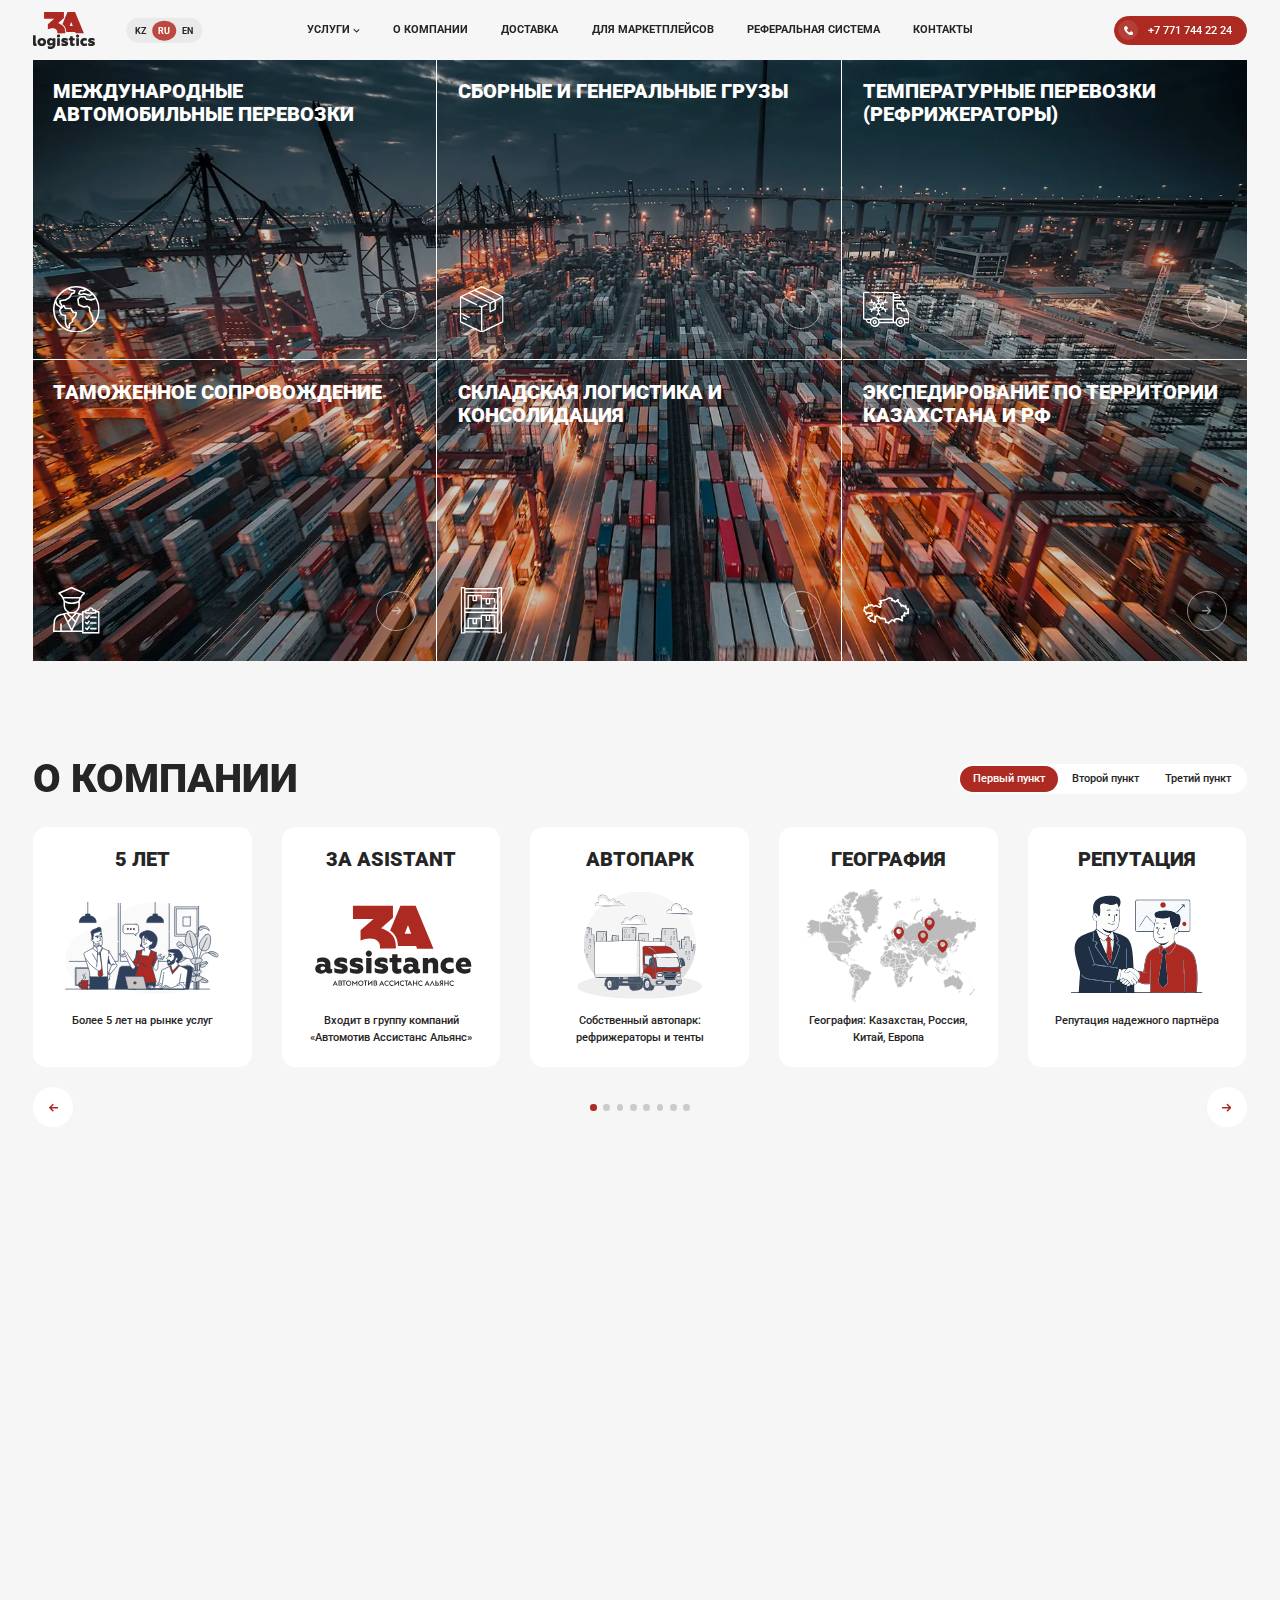
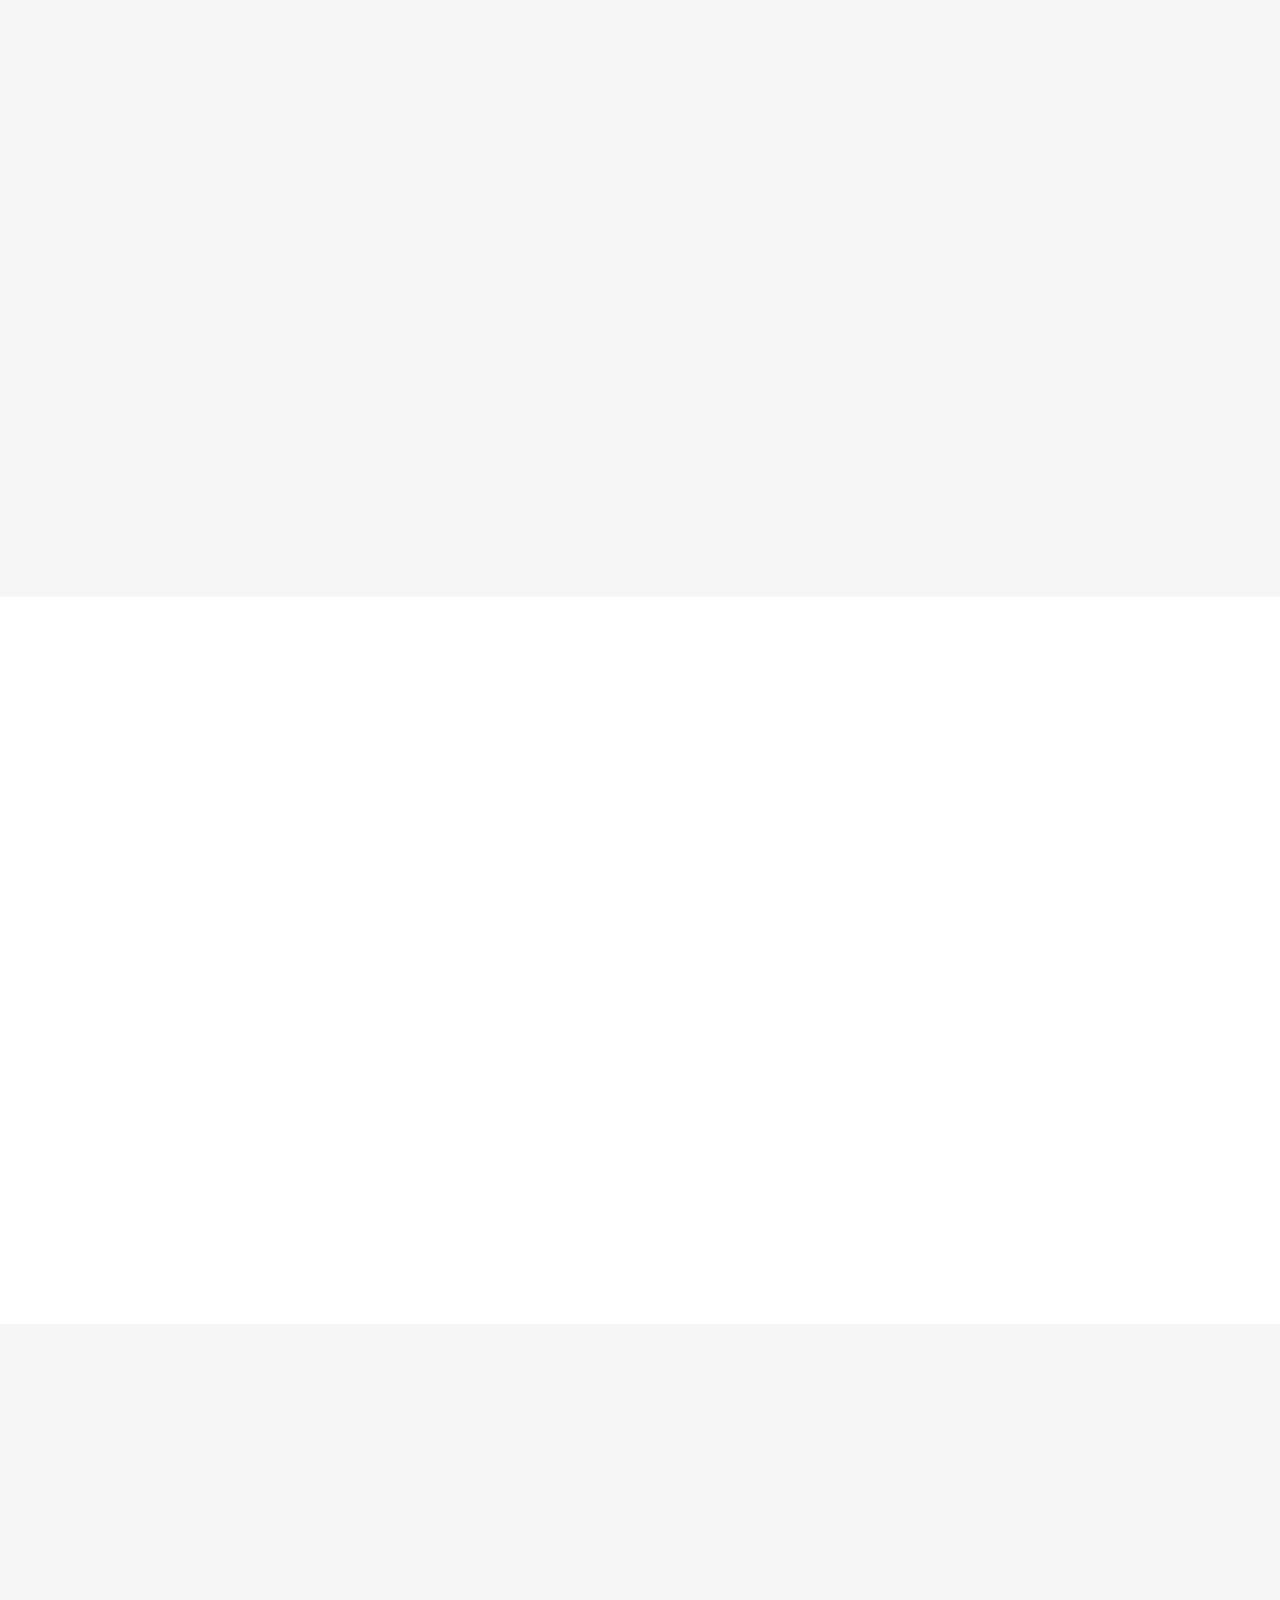
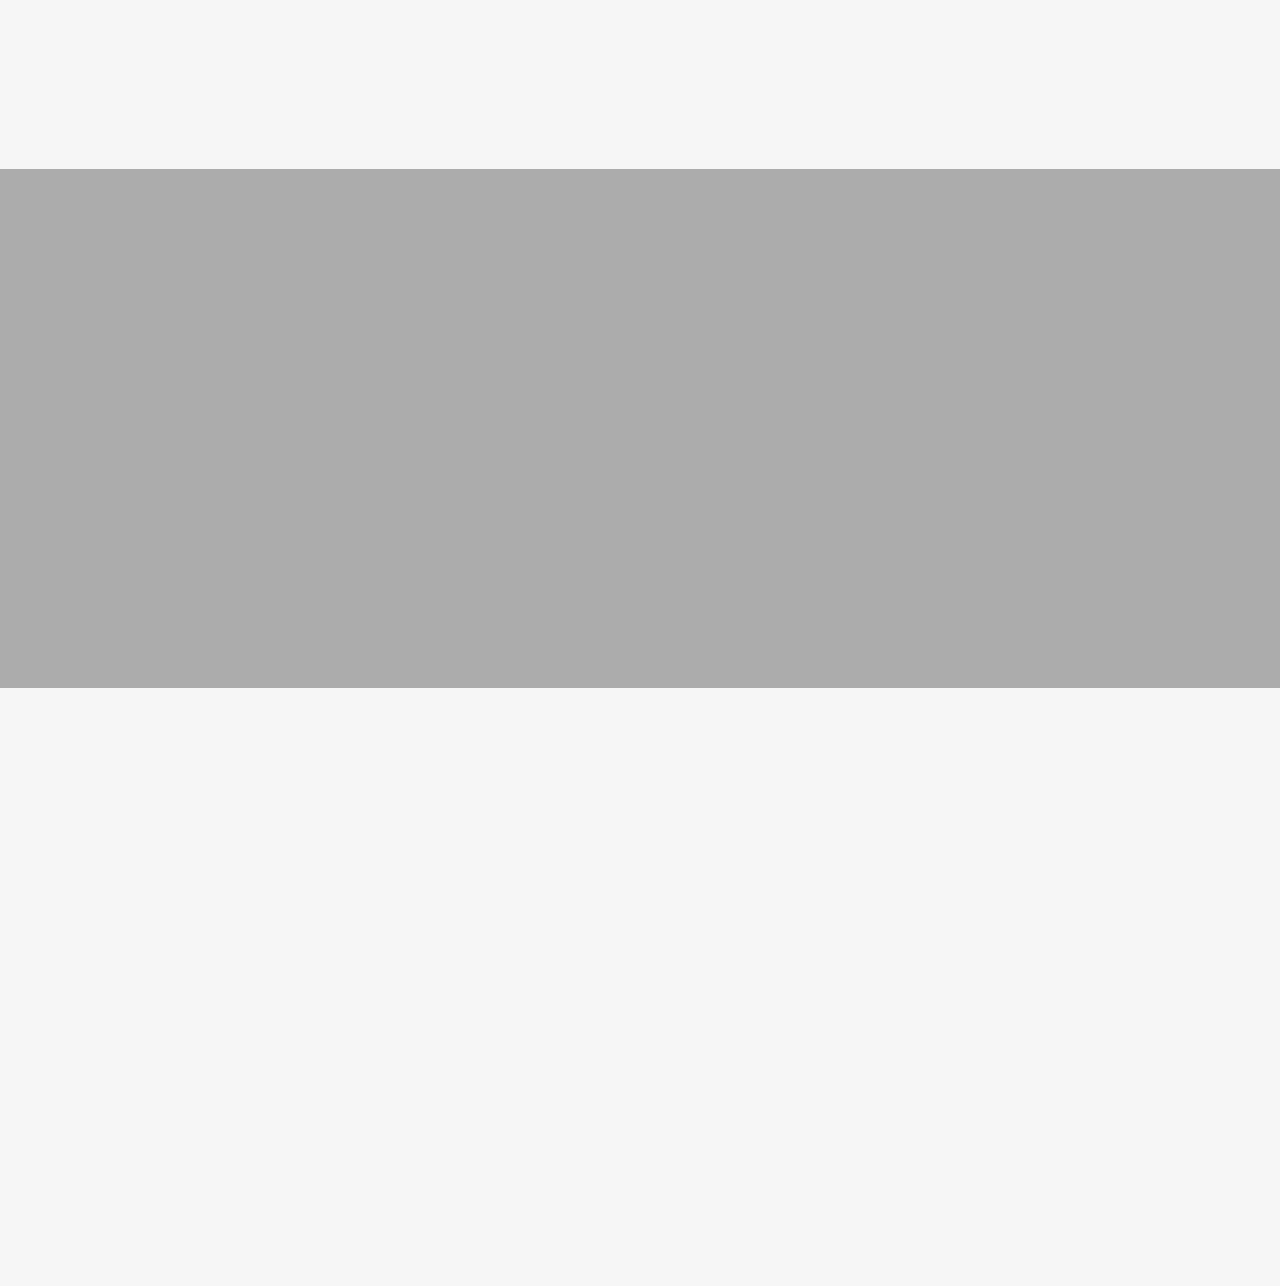
<file: index.html>
<!DOCTYPE html>
<html lang="Ru">

<head>
    <meta charset="UTF-8">
    <meta http-equiv="X-UA-Compatible" content="IE=edge">
    <meta name="viewport" content="width=device-width, initial-scale=1.0">
    <title>Home</title>
    <link rel="preconnect" href="https://fonts.googleapis.com">
    <link rel="preconnect" href="https://fonts.gstatic.com" crossorigin>
    <link href="https://fonts.googleapis.com/css2?family=Roboto:ital,wght@0,100..900;1,100..900&display=swap"
        rel="stylesheet">
    <link rel="stylesheet" href="css/swiper.css">
    <link rel="stylesheet" href="css/aos.css">
    <link rel="stylesheet" href="css/fancybox.css">
    <link rel="stylesheet" href="css/style.min.css">
</head>

<body>
    <div class="big-wrapper">
        <header class="header">
            <div class="container">
                <div class="header__inner">
                    <a class="header__logo logo" href="#">
                        <img src="images/logo.svg" alt="logo">
                    </a>
                    <div class="header__wrapper">
                        <div class="header__wrap">
                            <nav class="header__menu menu">
                                <ul class="menu__list menu-list">
                                    <li class="menu-list__item menu-item menu-item--active">
                                        <div class="menu-item__dropdown dropdown">
                                            <div class="dropdown__head dropdown-head">
                                                <span>
                                                    Услуги
                                                </span>
                                                <svg width="10" height="10" viewBox="0 0 10 10" fill="none"
                                                    xmlns="http://www.w3.org/2000/svg">
                                                    <path
                                                        d="M5.3902 7.7779L9.84025 3.32777C9.94325 3.22485 10 3.08745 10 2.94095C10 2.79445 9.94325 2.65705 9.84025 2.55412L9.51261 2.2264C9.29911 2.01315 8.95212 2.01315 8.73895 2.2264L5.00207 5.96328L1.26105 2.22226C1.15804 2.11933 1.02072 2.0625 0.874301 2.0625C0.727717 2.0625 0.590401 2.11933 0.487313 2.22226L0.159754 2.54998C0.056747 2.65298 -2.29202e-07 2.7903 -2.27455e-07 2.9368C-2.25708e-07 3.08331 0.056747 3.2207 0.159754 3.32363L4.61386 7.7779C4.7172 7.88107 4.85516 7.93774 5.00183 7.93741C5.14906 7.93774 5.28695 7.88107 5.3902 7.7779Z"
                                                        fill="#252525" />
                                                </svg>
                                            </div>
                                            <ul class="dropdown__list dropdown-list">
                                                <li class="dropdown-list__item dropdown-item">
                                                    <a class="dropdown-item__link" href="#">
                                                        Клиенты
                                                    </a>
                                                </li>
                                                <li class="dropdown-list__item dropdown-item">
                                                    <a class="dropdown-item__link " href="#">
                                                        Партнёры
                                                    </a>
                                                </li>
                                                <li class="dropdown-list__item dropdown-item">
                                                    <a class="dropdown-item__link " href="#">
                                                        Оборудование
                                                    </a>
                                                </li>
                                                <li class="dropdown-list__item dropdown-item">
                                                    <a class="dropdown-item__link " href="#">
                                                        Безопасность и качество
                                                    </a>
                                                </li>
                                            </ul>
                                        </div>
                                    </li>
                                    <li class="menu-list__item menu-item">
                                        <a class="menu-item__link" href="#">
                                            О компании
                                        </a>
                                    </li>
                                    <li class="menu-list__item menu-item">
                                        <a class="menu-item__link" href="#">
                                            Доставка
                                        </a>
                                    </li>
                                    <li class="menu-list__item menu-item">
                                        <a class="menu-item__link" href="#">
                                            Для маркетплейсов
                                        </a>
                                    </li>
                                    <li class="menu-list__item menu-item">
                                        <a class="menu-item__link" href="#">
                                            Реферальная система
                                        </a>
                                    </li>
                                    <li class="menu-list__item menu-item">
                                        <a class="menu-item__link" href="#">
                                            Контакты
                                        </a>
                                    </li>
                                </ul>
                            </nav>
                            <div class="header__langs langs">
                                <ul class="langs__list langs-list">
                                    <li class="langs-list__item langs-item">
                                        <a class="langs-item__link" href="#">
                                            KZ
                                        </a>
                                    </li>
                                    <li class="langs-list__item langs-item langs-item--active">
                                        RU
                                    </li>
                                    <li class="langs-list__item langs-item">
                                        <a class="langs-item__link" href="#">
                                            EN
                                        </a>
                                    </li>
                                </ul>
                            </div>
                        </div>
                    </div>
                    <a class="header__phone phone btn btn--red" href="tel:+77717442224">
                        <div class="btn__icon">
                            <svg width="14" height="14" viewBox="0 0 14 14" fill="none"
                                xmlns="http://www.w3.org/2000/svg">
                                <g clip-path="url(#clip0_5102_151825)">
                                    <g clip-path="url(#clip1_5102_151825)">
                                        <path
                                            d="M13.6199 10.2746L11.6661 8.32085C10.9684 7.62308 9.78218 7.90222 9.50307 8.80928C9.29374 9.4373 8.59597 9.78618 7.96799 9.6466C6.57246 9.29772 4.68849 7.48353 4.33961 6.01822C4.13028 5.39021 4.54894 4.69244 5.17693 4.48314C6.08402 4.20403 6.36313 3.01783 5.66536 2.32007L3.71162 0.366327C3.15341 -0.122109 2.31609 -0.122109 1.82766 0.366327L0.501902 1.69208C-0.823851 3.08761 0.641455 6.78576 3.92095 10.0653C7.20045 13.3448 10.8986 14.8799 12.2941 13.4843L13.6199 12.1586C14.1083 11.6003 14.1083 10.763 13.6199 10.2746Z"
                                            fill="white" />
                                    </g>
                                </g>
                                <defs>
                                    <clipPath id="clip0_5102_151825">
                                        <rect width="14" height="14" fill="white" />
                                    </clipPath>
                                    <clipPath id="clip1_5102_151825">
                                        <rect width="14" height="14" fill="white" />
                                    </clipPath>
                                </defs>
                            </svg>
                        </div>
                        <span>
                            +7 771 744 22 24
                        </span>
                    </a>
                    <div class="header__burger burger">
                        <span></span>
                        <span></span>
                        <span></span>
                    </div>
                </div>
            </div>
        </header>

        <div class="wrapper">
            <main class="main">
                <section class="main__services services" data-aos="fade">
                    <div class="container">
                        <div class="services__inner">
                            <div class="services__backgrounds services-backgrounds">
                                <picture class="services-backgrounds__bg services-bg services-bg--active">
                                    <img class="services-bg__image" src="images/services-bg-1.jpg" alt="bg">
                                </picture>
                                <picture class="services-backgrounds__bg services-bg">
                                    <img class="services-bg__image" src="images/application-bg.jpg" alt="bg">
                                </picture>
                                <picture class="services-backgrounds__bg services-bg">
                                    <img class="services-bg__image" src="images/services-bg-1.jpg" alt="bg">
                                </picture>
                                <picture class="services-backgrounds__bg services-bg">
                                    <img class="services-bg__image" src="images/application-bg.jpg" alt="bg">
                                </picture>
                                <picture class="services-backgrounds__bg services-bg">
                                    <img class="services-bg__image" src="images/services-bg-1.jpg" alt="bg">
                                </picture>
                                <picture class="services-backgrounds__bg services-bg">
                                    <img class="services-bg__image" src="images/application-bg.jpg" alt="bg">
                                </picture>
                            </div>
                            <div class="services__items services-items">
                                <a class="services-items__item services-item services-item--active" href="#">
                                    <div class="services-item__body services-body">
                                        <h5 class="services-body__title">
                                            Международные автомобильные перевозки
                                        </h5>
                                        <p class="services-body__text">
                                            Мы верим, что за счет развития инфраструктуры и технологий следует и
                                            развитие
                                            культуры.
                                            Люди пересаживаются на электрокары, когда появляется инфраструктура для их
                                            обслуживания, сервис начинает
                                        </p>
                                    </div>
                                    <div class="services-item__bottom services-bottom">
                                        <div class="services-bottom__icon">
                                            <svg width="70" height="70" viewBox="0 0 70 70" fill="none"
                                                xmlns="http://www.w3.org/2000/svg">
                                                <g clip-path="url(#clip0_5144_81481)">
                                                    <g clip-path="url(#clip1_5144_81481)">
                                                        <path
                                                            d="M34.456 4.1184e-05C53.3616 -0.314596 69.2577 14.487 69.9964 33.6115C70.7624 53.2285 55.5094 69.3024 36.4259 69.9727C16.6995 70.6567 0.584605 55.513 -0.0173107 36.0192C-0.181469 30.9576 1.1318 26.1834 2.47243 21.3954C2.48611 21.3543 2.55451 21.3407 2.56819 21.3133C6.508 13.379 12.0757 7.04518 20.2426 3.25585C24.757 1.19019 29.4902 0.0958004 34.456 4.1184e-05ZM3.7857 25.5541C-0.673945 39.9727 5.49568 56.7579 20.4752 64.2545C34.8117 71.4227 51.9663 66.9494 61.1318 54.5691C60.4068 53.8578 59.6817 53.1327 58.943 52.4351C58.5326 52.052 58.3411 51.6006 58.3548 51.0397C58.3821 49.9043 58.3821 48.7552 58.3411 47.6197C58.3274 47.2093 58.2317 46.7579 58.0401 46.3885C56.8774 44.0219 55.7282 41.6416 54.4834 39.3024C53.8951 38.1806 53.5668 37.0589 53.6489 35.7866C53.7036 34.9795 53.8951 33.9946 53.5395 33.379C53.1564 32.7087 52.2125 32.3256 51.4738 31.8742C51.2549 31.7374 50.9266 31.6827 50.6667 31.7374C49.4902 31.9973 48.3274 32.3256 47.151 32.5719C46.809 32.6403 46.3986 32.6539 46.0976 32.5308C43.43 31.4228 40.7624 30.2873 38.1359 29.1108C37.7802 28.9467 37.4109 28.4816 37.3425 28.1122C36.9184 25.5267 36.5764 22.9275 36.207 20.342C36.1113 19.6991 36.3028 19.1929 36.7679 18.7415C37.7802 17.7565 38.7378 16.7169 39.7912 15.773C40.1332 15.472 40.653 15.2258 41.1044 15.2121C43.2659 15.1574 45.441 15.1984 47.6024 15.1847C48.1906 15.1847 48.601 15.4036 48.9157 15.8824C49.4492 16.7032 49.969 17.5377 50.5572 18.3174C50.7488 18.5773 51.0908 18.7962 51.4054 18.8646C52.363 19.0698 53.3479 19.1382 54.2919 19.3844C56.0839 19.8359 57.8076 19.7948 59.5312 19.0288C60.5572 18.5637 61.6653 18.2901 62.8555 17.8797C61.638 16.2654 60.5025 14.747 59.3397 13.2011C58.4505 13.8031 57.6708 14.3502 56.85 14.8427C56.5217 15.0342 56.0566 15.2258 55.7146 15.1437C53.047 14.5691 50.3931 13.9535 47.7529 13.2695C46.9594 13.0643 46.2207 12.8865 45.441 13.2011C43.047 14.1861 40.7214 13.9946 38.3958 12.9139C37.3972 12.4487 37.0826 11.9289 37.5477 10.9576C38.2453 9.52125 38.9704 8.11222 39.6817 6.67583C39.9553 6.12863 40.3657 5.85503 40.9813 5.86871C42.1852 5.88239 43.4027 5.85503 44.6065 5.88239C45.6188 5.89607 46.3165 5.21208 47.151 4.82904C39.8596 1.91523 32.5271 1.62795 25.0716 4.07665C25.6051 4.41865 26.1386 4.73328 26.7132 4.84272C28.6421 5.21208 30.5709 5.49936 32.4998 5.82767C33.6626 6.03287 34.0046 6.60743 33.6489 7.7155C33.3343 8.68677 32.9923 9.65804 32.6913 10.6293C32.5135 11.2039 32.1578 11.5595 31.5969 11.7374C30.8445 11.9836 30.0648 12.2025 29.3397 12.5035C29.0114 12.6403 28.6831 12.9002 28.4916 13.2011C27.575 14.6649 26.7269 16.1834 25.783 17.6334C25.4957 18.0985 25.0716 18.5226 24.6065 18.8099C23.047 19.7948 21.4738 20.7524 19.8596 21.6553C19.2987 21.9699 18.6557 22.1888 18.0128 22.2983C16.0566 22.6266 14.0867 22.8865 12.1304 23.1464C11.7611 23.2011 11.6653 23.3516 11.6243 23.7073C11.5012 24.7333 11.7474 25.5678 12.6229 26.197C13.6763 26.9631 14.2098 27.9754 13.9772 29.316C13.9635 29.4392 14.0046 29.5623 14.0456 29.8906C14.5244 29.3844 14.8801 28.974 15.2768 28.591C16.1523 27.7429 16.9594 27.866 17.5066 28.9467C18.0538 30.0137 18.601 31.0944 19.1209 32.1888C19.2987 32.5719 19.5313 32.7087 19.9553 32.7087C22.1031 32.6813 24.2371 32.7223 26.3849 32.6813C27.2057 32.6676 27.6981 32.9686 28.0949 33.6663C28.9157 35.1163 29.8048 36.5117 30.6393 37.9481C30.8856 38.3721 31.1455 38.5637 31.6653 38.5363C32.6503 38.4953 33.6215 38.5226 34.6065 38.5226C35.8924 38.5226 36.3302 39.0561 36.0839 40.342C35.8377 41.5732 35.4957 42.7907 35.3589 44.0219C35.1947 45.513 34.5791 46.6895 33.4163 47.6197C32.9786 47.9754 32.6503 48.4816 32.1988 48.8099C30.694 49.918 30.0237 51.327 30.352 53.2011C30.4888 53.9535 30.0921 54.487 29.4902 54.9248C28.3548 55.7319 27.2741 56.5937 26.1386 57.4145C25.8103 57.6608 25.6872 57.9207 25.6872 58.3174C25.7146 59.7948 25.7146 61.2859 25.6872 62.7634C25.6735 63.8988 25.0032 64.3776 23.9225 64.0356C22.9239 63.721 21.9389 63.3653 20.9403 63.0507C20.3794 62.8728 20.0237 62.5171 19.8048 61.9699C19.1482 60.2736 18.4369 58.591 17.7939 56.8947C17.6161 56.4433 17.534 55.9234 17.5203 55.431C17.4929 52.4214 17.5066 49.4118 17.5066 46.4022C17.5066 46.0466 17.5066 45.6772 17.5066 45.2942C16.0018 44.9932 14.5518 44.6922 13.1017 44.4323C12.404 44.3092 11.8979 43.9946 11.5832 43.3106C11.2002 42.4624 10.8172 41.6006 10.3247 40.8072C9.50389 39.4528 9.27134 38.0165 9.27134 36.4433C9.27134 35.089 9.53125 33.9809 10.653 33.1738C10.7624 33.0917 10.8308 32.9823 10.954 32.8455C10.7488 32.695 10.5709 32.5582 10.3794 32.4351C8.7515 31.3407 7.09623 30.2873 5.49569 29.1519C5.11265 28.8783 4.81169 28.4405 4.62017 28.0028C4.30553 27.2777 4.08666 26.4843 3.7857 25.5541ZM63.9635 19.9727C61.9526 20.643 59.9827 21.327 57.9854 21.9563C57.5887 22.0794 57.1236 22.1615 56.7132 22.0931C54.7706 21.8058 52.8555 21.4227 50.9129 21.1628C49.8732 21.026 49.1482 20.5883 48.6421 19.6717C48.2317 18.9193 47.8213 17.9754 47.1373 17.6061C46.4533 17.2504 45.4546 17.4966 44.5791 17.4966C43.4847 17.4966 42.2672 17.223 41.337 17.6197C40.3794 18.0301 39.6954 19.0835 38.9293 19.9043C38.7515 20.0958 38.6284 20.4515 38.6557 20.7114C38.902 22.695 39.2166 24.6786 39.4765 26.6621C39.5312 27.0725 39.7091 27.2367 40.0511 27.3872C42.1304 28.2627 44.1824 29.1792 46.2754 30.0411C46.5764 30.1642 46.9868 30.1779 47.3151 30.1095C48.4232 29.8769 49.5312 29.576 50.6256 29.2887C51.2412 29.1245 51.7748 29.1929 52.3083 29.5623C53.2385 30.2189 54.1824 30.8619 55.1537 31.4501C55.783 31.8468 56.0429 32.3667 56.0155 33.1054C55.9882 34.2408 55.9882 35.3899 56.0155 36.5253C56.0292 36.881 56.1113 37.2504 56.2618 37.565C57.1646 39.4118 57.9854 41.2859 59.0251 43.0507C60.3384 45.2668 60.9676 47.5787 60.6667 50.1368C60.653 50.2736 60.6393 50.4241 60.6667 50.5472C60.7214 50.7388 60.7761 50.944 60.8992 51.0807C61.3644 51.6143 61.8568 52.1204 62.3493 52.6403C68.3685 43.8988 69.7501 30.8619 63.9635 19.9727ZM23.2659 61.3133C23.3069 61.2175 23.3206 61.2039 23.3206 61.1765C23.3206 59.9453 23.3479 58.7141 23.3343 57.4829C23.3206 56.8537 23.5531 56.3885 24.0593 56.0329C24.6886 55.5814 25.3042 55.1163 25.9198 54.6375C26.5901 54.1314 27.5203 53.7483 27.8486 53.0643C28.1906 52.3667 27.9991 51.3817 27.9854 50.5199C27.9717 49.9316 28.1769 49.4802 28.5873 49.0698C29.8459 47.8386 31.0771 46.5937 32.3083 45.3489C32.4587 45.1984 32.6776 45.0616 32.705 44.8974C33.0059 43.5842 33.2659 42.2572 33.5531 40.8482C32.4998 40.8482 31.5696 40.8345 30.6393 40.8482C29.9553 40.8619 29.4902 40.5883 29.1345 39.9864C28.259 38.4679 27.3288 36.9768 26.4533 35.472C26.2481 35.1163 26.0155 34.9795 25.5914 34.9932C23.4027 35.0206 21.2139 34.9795 19.0251 35.0206C18.2453 35.0342 17.7392 34.7333 17.4245 34.0219C16.9868 33.078 16.4943 32.1615 15.9882 31.1492C14.5518 32.5855 13.1564 33.9672 11.7884 35.3626C11.6653 35.4857 11.6516 35.7319 11.638 35.9371C11.5012 37.4009 11.7064 38.7825 12.5408 40.0411C12.8828 40.5472 13.0607 41.1628 13.389 41.669C13.5531 41.9152 13.8541 42.1751 14.1414 42.2299C15.6051 42.5582 17.0826 42.8181 18.56 43.1327C19.5449 43.3379 19.8185 43.6799 19.8185 44.6786C19.8185 46.8673 19.9416 49.0561 19.7912 51.2449C19.586 54.3366 20.1332 57.223 21.4738 60.0274C21.8979 60.8755 22.4314 61.1902 23.2659 61.3133ZM11.5559 30.4104C11.8432 28.9056 11.7474 28.5637 10.7898 27.6061C10.5162 27.3325 10.2563 27.0452 9.96901 26.7853C9.51757 26.3749 9.31238 25.8824 9.32606 25.2668C9.33974 24.3502 9.32606 23.4474 9.32606 22.5308C9.33974 21.4911 9.66805 21.1081 10.7214 20.944C12.1168 20.7388 13.5258 20.5746 14.9211 20.3557C16.6311 20.0821 18.3958 20.0548 19.9006 18.933C21.0908 18.0575 22.6092 17.565 23.6215 16.5527C24.6339 15.5404 25.3042 14.1177 25.9471 12.7907C26.7132 11.2176 27.7939 10.1642 29.5449 9.93164C30.7488 9.76748 30.8856 8.87829 31.0908 7.9207C30.2426 7.77022 29.4629 7.59238 28.6831 7.52398C26.467 7.3051 24.3876 6.74423 22.6776 5.22576C22.3903 4.96584 22.1168 4.97952 21.7611 5.14368C14.5928 8.42685 9.25766 13.5979 5.6872 20.6156C5.22209 21.5322 5.03057 22.353 5.50937 23.2969C5.72824 23.7347 5.90608 24.2271 5.98816 24.7196C6.3028 26.6074 7.35615 27.8933 9.05246 28.7552C9.91429 29.2066 10.694 29.8359 11.5559 30.4104ZM57.6434 11.5048C55.4136 9.34341 52.9923 7.60606 50.352 6.19703C50.1742 6.10127 49.8732 6.14231 49.668 6.23807C48.6147 6.73055 47.6024 7.3051 46.549 7.77022C46.0429 7.9891 45.4683 8.1259 44.9211 8.16694C43.9635 8.23534 43.0059 8.16694 42.0484 8.1943C41.8432 8.1943 41.5422 8.2627 41.4738 8.39949C41.0224 9.23397 40.612 10.0821 40.1879 10.9303C41.8158 11.6553 41.8842 11.6553 43.4437 11.2586C44.3192 11.0397 45.2084 10.7935 46.0976 10.6156C46.4806 10.5472 46.9321 10.5062 47.2878 10.643C49.8732 11.6279 52.5819 12.1204 55.2905 12.6403C55.523 12.6813 55.8103 12.6813 56.0018 12.5719C56.5354 12.2709 57.0552 11.9015 57.6434 11.5048Z"
                                                            fill="white" />
                                                    </g>
                                                </g>
                                                <defs>
                                                    <clipPath id="clip0_5144_81481">
                                                        <rect width="70" height="70" fill="white" />
                                                    </clipPath>
                                                    <clipPath id="clip1_5144_81481">
                                                        <rect width="70.0547" height="70" fill="white"
                                                            transform="translate(-0.03125)" />
                                                    </clipPath>
                                                </defs>
                                            </svg>
                                        </div>
                                        <div class="services-bottom__arrow arrow arrow--bordered arrow--white">
                                            <svg width="14" height="14" viewBox="0 0 14 14" fill="none"
                                                xmlns="http://www.w3.org/2000/svg">
                                                <path
                                                    d="M13.7762 7.54371L8.72032 12.5997C8.57599 12.744 8.38364 12.8232 8.17853 12.8232C7.9732 12.8232 7.78096 12.7439 7.63664 12.5997L7.1776 12.1405C7.03339 11.9965 6.95394 11.804 6.95394 11.5988C6.95394 11.3937 7.03339 11.1947 7.1776 11.0506L10.1271 8.0946L0.756335 8.0946C0.333836 8.0946 1.72876e-06 7.76384 1.67935e-06 7.34123L1.60346e-06 6.69212C1.55406e-06 6.26951 0.333835 5.9054 0.756335 5.9054L10.1606 5.90539L7.17771 2.93288C7.0335 2.78856 6.95406 2.60132 6.95406 2.39611C6.95406 2.19112 7.0335 2.00115 7.17771 1.85694L7.63675 1.39928C7.78107 1.25495 7.97332 1.1763 8.17865 1.1763C8.38375 1.1763 8.57611 1.25598 8.72043 1.4003L13.7763 6.45617C13.921 6.60095 14.0005 6.79421 14 6.99965C14.0004 7.20578 13.921 7.39916 13.7762 7.54371Z"
                                                    fill="white" />
                                            </svg>
                                        </div>
                                    </div>
                                </a>
                                <a class="services-items__item services-item" href="#">
                                    <div class="services-item__body services-body">
                                        <h5 class="services-body__title">
                                            Сборные и генеральные грузы
                                        </h5>
                                        <p class="services-body__text">
                                            Мы верим, что за счет развития инфраструктуры и технологий следует и
                                            развитие
                                            культуры.
                                            Люди пересаживаются на электрокары, когда появляется инфраструктура для их
                                            обслуживания, сервис начинает
                                        </p>
                                    </div>
                                    <div class="services-item__bottom services-bottom">
                                        <div class="services-bottom__icon">
                                            <svg width="70" height="70" viewBox="0 0 70 70" fill="none"
                                                xmlns="http://www.w3.org/2000/svg">
                                                <g clip-path="url(#clip0_5144_81559)">
                                                    <path
                                                        d="M2.6465 35.0135C2.6465 28.9497 2.66019 22.886 2.63281 16.8085C2.63281 16.0283 2.89288 15.5629 3.61834 15.2071C14.0075 10.2247 24.3829 5.21488 34.7584 0.191419C35.2785 -0.0549631 35.7302 -0.0686511 36.2503 0.191419C46.6395 5.21488 57.0423 10.2384 67.4451 15.2481C68.1158 15.5629 68.3622 16.0147 68.3622 16.7401C68.3485 28.9224 68.3485 41.1046 68.3622 53.2732C68.3622 53.9712 68.1158 54.4093 67.4725 54.7241C57.0423 59.7475 46.6258 64.771 36.223 69.8082C35.7302 70.0409 35.2922 70.0545 34.7994 69.8082C24.3692 64.771 13.9527 59.7475 3.52253 54.7241C2.8792 54.4093 2.63281 53.9849 2.63281 53.2868C2.6465 47.1957 2.6465 41.1046 2.6465 35.0135ZM34.4709 67.358C34.4709 66.92 34.4709 66.6326 34.4709 66.3451C34.4709 57.7628 34.4709 49.1942 34.4709 40.6118C34.4709 38.0522 34.4572 35.5062 34.4846 32.9466C34.4846 32.4949 34.3614 32.2485 33.9371 32.0706C33.239 31.7831 32.5683 31.4409 31.8976 31.0987C31.2542 30.7702 31.0352 30.1816 31.309 29.6341C31.5691 29.114 32.144 28.9497 32.7873 29.2509C33.4854 29.5794 34.1971 29.8942 34.8815 30.2638C35.3332 30.5102 35.6891 30.4965 36.1545 30.2638C38.2761 29.2098 40.4251 28.1969 42.5468 27.1703C43.108 26.8965 43.6007 26.8829 44.0114 27.403C44.4357 27.9505 44.203 28.6486 43.4639 29.0045C41.397 30.0174 39.3301 31.0303 37.2495 32.0021C36.7157 32.2485 36.5378 32.536 36.5378 33.1245C36.5515 44.2528 36.5515 55.3811 36.5515 66.5231C36.5515 66.7694 36.5515 67.0158 36.5515 67.3443C36.8526 67.2075 37.0579 67.1253 37.2632 67.0295C46.7627 62.4441 56.2621 57.8586 65.7615 53.2868C66.1995 53.0815 66.3227 52.8351 66.3227 52.3561C66.309 41.132 66.309 29.9079 66.309 18.6838C66.309 18.4785 66.309 18.2868 66.309 18.0268C66.1447 18.0815 66.0352 18.1089 65.9394 18.15C63.0513 19.5461 60.1631 20.956 57.2613 22.3248C56.8507 22.5164 56.8507 22.8039 56.8507 23.1461C56.8507 26.8829 56.837 30.6333 56.8643 34.3701C56.878 35.2051 56.5906 35.7116 55.8241 36.0811C53.5245 37.1488 51.266 38.2712 48.9801 39.3662C47.7345 39.9685 47.1185 39.5716 47.1185 38.1891C47.1185 34.4523 47.1049 30.7018 47.1322 26.965C47.1322 26.4996 47.0227 26.2395 46.571 26.0205C36.6199 21.2297 26.6688 16.4253 16.7177 11.6345C16.4576 11.5113 16.0607 11.5387 15.7869 11.6482C14.6645 12.1547 13.5831 12.7022 12.4881 13.236C10.3802 14.2489 8.27223 15.2755 6.06848 16.3295C6.35593 16.48 6.54756 16.5759 6.75288 16.6854C13.1725 19.7788 19.5921 22.886 26.0118 25.9795C26.7646 26.349 27.5311 26.6912 28.284 27.0882C28.8041 27.3619 28.982 27.9505 28.7357 28.4433C28.4619 28.9771 27.9965 29.1003 27.4627 28.9497C27.23 28.8813 27.011 28.7444 26.7783 28.6349C19.6606 25.1992 12.5429 21.7636 5.42515 18.3279C5.20614 18.2184 4.98713 18.1363 4.71338 18.0268C4.71338 18.2458 4.71338 18.369 4.71338 18.5058C4.71338 29.8258 4.71338 41.132 4.69969 52.4519C4.69969 53.0131 5.00082 53.1363 5.3704 53.3142C12.5839 56.8046 19.8111 60.2814 27.0384 63.7718C29.4474 64.9353 31.8839 66.1124 34.4709 67.358ZM64.9402 16.3432C63.6125 15.6998 62.4216 15.1249 61.2308 14.55C52.8264 10.4847 44.422 6.43311 36.004 2.38149C35.7849 2.27198 35.4564 2.17617 35.2648 2.25829C32.5546 3.53127 29.8444 4.84531 27.0384 6.20041C27.3121 6.35098 27.5038 6.46049 27.7091 6.5563C37.14 11.1281 46.571 15.6861 56.0157 20.2168C56.2621 20.34 56.6864 20.3127 56.9465 20.1895C58.986 19.2313 61.0118 18.2458 63.0513 17.2603C63.6399 16.9728 64.2284 16.6854 64.9402 16.3432ZM18.7024 10.2794C18.8804 10.3889 18.9488 10.4437 19.0309 10.471C28.5577 15.0702 38.0982 19.683 47.6387 24.2685C47.8714 24.378 48.2683 24.378 48.5147 24.2548C50.1846 23.4746 51.8409 22.667 53.4971 21.8594C53.6477 21.7909 53.7846 21.6951 53.9899 21.5719C53.6887 21.4214 53.4697 21.2982 53.2507 21.1887C49.7056 19.4777 46.1604 17.7667 42.6015 16.0557C36.8252 13.2634 31.0489 10.471 25.2589 7.6924C24.9852 7.55552 24.5745 7.47339 24.3282 7.58289C22.4666 8.44523 20.6324 9.34863 18.7024 10.2794ZM49.158 36.9982C50.9375 36.1496 52.5937 35.3283 54.2499 34.5618C54.6606 34.3701 54.7838 34.1238 54.7838 33.6721C54.7564 30.5238 54.7701 27.3893 54.7701 24.2411C54.7701 24.0495 54.7427 23.8578 54.729 23.5704C52.8948 24.4601 51.1291 25.2951 49.377 26.1574C49.2402 26.2258 49.158 26.527 49.158 26.7323C49.1307 27.8273 49.1443 28.9224 49.1443 30.0174C49.158 32.2896 49.158 34.5618 49.158 36.9982Z"
                                                        fill="white" />
                                                    <path
                                                        d="M18.0462 46.8948C18.0599 47.9761 17.2523 48.4004 16.4173 47.9898C14.282 46.9632 12.1467 45.9366 10.025 44.8963C9.2859 44.5404 8.54675 44.1846 7.80761 43.8287C7.12321 43.4865 6.89052 42.9663 7.15059 42.4051C7.42435 41.8302 7.98555 41.6523 8.65626 41.9671C11.5581 43.3496 14.4462 44.7458 17.3207 46.1693C17.6629 46.3336 17.8819 46.7305 18.0462 46.8948Z"
                                                        fill="white" />
                                                    <path
                                                        d="M7.83542 46.5796C8.20499 46.6891 8.39662 46.7165 8.54719 46.7849C10.0665 47.5104 11.5859 48.2358 13.0916 48.975C13.5707 49.2077 13.8855 49.632 13.6938 50.1384C13.5707 50.467 13.2011 50.7544 12.8726 50.9187C12.6946 51.0145 12.3387 50.8776 12.106 50.7681C10.6414 50.0837 9.19052 49.3719 7.7396 48.6738C7.23315 48.4275 6.87726 48.0305 7.08258 47.483C7.21946 47.1271 7.60272 46.8533 7.83542 46.5796Z"
                                                        fill="white" />
                                                </g>
                                                <defs>
                                                    <clipPath id="clip0_5144_81559">
                                                        <rect width="65.7294" height="70" fill="white"
                                                            transform="translate(2.63281)" />
                                                    </clipPath>
                                                </defs>
                                            </svg>
                                        </div>
                                        <div class="services-bottom__arrow arrow arrow--bordered arrow--white">
                                            <svg width="14" height="14" viewBox="0 0 14 14" fill="none"
                                                xmlns="http://www.w3.org/2000/svg">
                                                <path
                                                    d="M13.7762 7.54371L8.72032 12.5997C8.57599 12.744 8.38364 12.8232 8.17853 12.8232C7.9732 12.8232 7.78096 12.7439 7.63664 12.5997L7.1776 12.1405C7.03339 11.9965 6.95394 11.804 6.95394 11.5988C6.95394 11.3937 7.03339 11.1947 7.1776 11.0506L10.1271 8.0946L0.756335 8.0946C0.333836 8.0946 1.72876e-06 7.76384 1.67935e-06 7.34123L1.60346e-06 6.69212C1.55406e-06 6.26951 0.333835 5.9054 0.756335 5.9054L10.1606 5.90539L7.17771 2.93288C7.0335 2.78856 6.95406 2.60132 6.95406 2.39611C6.95406 2.19112 7.0335 2.00115 7.17771 1.85694L7.63675 1.39928C7.78107 1.25495 7.97332 1.1763 8.17865 1.1763C8.38375 1.1763 8.57611 1.25598 8.72043 1.4003L13.7763 6.45617C13.921 6.60095 14.0005 6.79421 14 6.99965C14.0004 7.20578 13.921 7.39916 13.7762 7.54371Z"
                                                    fill="white" />
                                            </svg>
                                        </div>
                                    </div>
                                </a>
                                <a class="services-items__item services-item" href="#">
                                    <div class="services-item__body services-body">
                                        <h5 class="services-body__title">
                                            Температурные перевозки (рефрижераторы)
                                        </h5>
                                        <p class="services-body__text">
                                            Мы верим, что за счет развития инфраструктуры и технологий следует и
                                            развитие
                                            культуры.
                                            Люди пересаживаются на электрокары, когда появляется инфраструктура для их
                                            обслуживания, сервис начинает
                                        </p>
                                    </div>
                                    <div class="services-item__bottom services-bottom">
                                        <div class="services-bottom__icon">
                                            <svg width="70" height="70" viewBox="0 0 70 70" fill="none"
                                                xmlns="http://www.w3.org/2000/svg">
                                                <g clip-path="url(#clip0_5144_32911)">
                                                    <g clip-path="url(#clip1_5144_32911)">
                                                        <path
                                                            d="M44.411 48.7076C44.411 48.4205 44.411 48.1744 44.411 47.9283C44.411 35.8015 44.411 23.6883 44.411 11.5615C44.411 10.5908 44.411 10.5908 43.4266 10.5908C33.7197 10.5908 24.0127 10.5908 14.3058 10.5908C13.2531 10.5908 12.7609 10.2627 12.7472 9.57909C12.7199 8.88183 13.2394 8.54004 14.3332 8.54004C24.0127 8.54004 33.6923 8.54004 43.3856 8.54004C45.6414 8.54004 46.3934 9.27831 46.4754 11.5478C46.4754 11.6435 46.5027 11.7256 46.5301 11.9033C46.7762 11.9033 47.0223 11.9033 47.2684 11.9033C48.95 11.9033 50.6453 11.8896 52.3269 11.9033C54.8152 11.9443 56.3464 13.5029 56.3601 15.9911C56.3601 16.2646 56.3601 16.538 56.3601 16.8114C56.3464 18.1376 55.8542 18.6435 54.5554 18.6435C52.1355 18.6435 49.7293 18.6435 47.3094 18.6435C47.0633 18.6435 46.8172 18.6435 46.5301 18.6435C46.5301 19.4364 46.5301 20.1747 46.5301 20.995C46.7898 20.995 47.0359 20.995 47.282 20.995C50.3855 20.995 53.4753 21.0087 56.5788 20.9813C57.8229 20.9676 58.6979 21.4462 59.2858 22.5672C60.3385 24.577 61.4596 26.5731 62.5397 28.5691C62.9498 29.3211 62.8541 29.9226 62.2799 30.2234C61.7057 30.5242 61.0631 30.3191 60.7624 29.5261C60.2975 28.282 59.5046 27.9539 58.2194 28.0359C56.278 28.159 54.3093 28.0633 52.3132 28.0633C52.3132 29.5398 52.3132 30.9617 52.3132 32.4929C53.2156 32.4929 54.1179 32.5613 55.0202 32.4792C56.4011 32.3562 57.3308 32.8347 57.8776 34.1472C58.1784 34.8718 58.4792 35.8015 59.0807 36.1569C59.6686 36.5124 60.6256 36.2663 61.4186 36.2663C62.3756 36.2663 63.3326 36.2663 64.4127 36.2663C64.0162 35.528 63.6608 34.8855 63.319 34.2292C62.9362 33.5046 63.0319 32.9304 63.5787 32.616C64.1393 32.2878 64.7272 32.5203 65.1236 33.2585C66.5728 35.9109 68.0494 38.5495 69.4439 41.2428C69.7857 41.8991 69.9908 42.7057 70.0045 43.4576C70.0591 46.6978 70.0318 49.9244 70.0318 53.1646C70.0318 54.8735 69.0748 55.8169 67.3521 55.8169C66.2174 55.8169 65.069 55.8032 63.9342 55.8306C63.7291 55.8306 63.4147 56.0356 63.36 56.2134C62.526 59.1665 59.6276 61.6137 56.073 61.559C52.9011 61.5043 49.907 59.3579 48.991 56.0356C48.9773 55.9673 48.9363 55.9126 48.8953 55.8169C48.6629 55.8169 48.4168 55.8169 48.157 55.8169C40.6649 55.8169 33.1591 55.8169 25.667 55.8032C25.1338 55.8032 24.8467 55.8853 24.6553 56.4868C23.6299 59.5903 20.7862 61.5864 17.5323 61.559C14.3468 61.5317 11.5578 59.4809 10.5324 56.4048C10.4777 56.227 10.423 56.063 10.341 55.8169C9.63007 55.8169 8.90547 55.8032 8.18087 55.8169C7.18283 55.8442 6.43089 55.4204 5.89769 54.5728C5.24145 53.5337 4.54419 52.522 3.92896 51.4556C3.62818 50.9361 3.28639 50.7447 2.68483 50.772C1.31766 50.813 0.415325 50.1568 0.114547 48.9947C0.0461884 48.7349 0.0325167 48.4615 0.0325167 48.1881C0.0325167 35.8425 0.0325167 23.4969 0.0325167 11.1377C-0.00849854 9.51073 0.948523 8.55371 2.61647 8.54004C4.63989 8.54004 6.67698 8.54004 8.7004 8.54004C9.54804 8.54004 10.0129 8.92285 9.98554 9.59276C9.97187 10.249 9.53437 10.5908 8.7004 10.5908C6.718 10.5908 4.73559 10.6045 2.75319 10.5771C2.23367 10.5771 2.02859 10.7275 2.02859 11.2744C2.04226 23.5379 2.04226 35.7878 2.02859 48.0513C2.02859 48.5709 2.17898 48.7759 2.72585 48.7759C5.80199 48.7623 8.87813 48.776 11.9543 48.7486C12.214 48.7486 12.5285 48.6119 12.7336 48.4478C15.632 46.0689 19.4737 46.0689 22.3995 48.4478C22.5909 48.6119 22.878 48.7486 23.1104 48.7486C30.1103 48.7623 37.0966 48.7623 44.0965 48.7486C44.1785 48.7623 44.2469 48.7486 44.411 48.7076ZM67.94 48.3521C67.94 47.901 67.899 47.5455 67.94 47.19C68.3228 44.1412 67.5572 41.3932 65.8072 38.8913C65.5611 38.5358 65.3697 38.3444 64.9049 38.3581C62.8952 38.3854 60.8991 38.3581 58.8893 38.3718C58.1237 38.3718 57.5769 38.0573 57.2214 37.4011C56.7976 36.6218 56.3464 35.8562 55.9499 35.0632C55.7722 34.7077 55.5534 34.571 55.157 34.5847C54.1316 34.612 53.1062 34.612 52.0808 34.5847C50.8367 34.5573 50.1804 33.9011 50.1668 32.6706C50.1531 31.0984 50.1531 29.5261 50.1668 27.9539C50.1804 26.7234 50.8504 26.0399 52.0671 26.0399C54.0769 26.0262 56.073 26.0399 58.0827 26.0399C58.2741 26.0399 58.4655 26.0262 58.7526 25.9988C58.3014 25.1649 57.864 24.4266 57.4948 23.6473C57.2761 23.1961 56.989 23.0321 56.4831 23.0457C53.366 23.0731 50.2351 23.0594 47.118 23.0594C46.9129 23.0594 46.7215 23.0868 46.5164 23.1004C46.5164 33.3542 46.5164 43.567 46.5164 53.7661C47.2684 53.7661 47.9656 53.7661 48.6629 53.7661C48.6902 53.6157 48.7312 53.5064 48.7449 53.397C49.3055 47.7506 55.8405 44.6744 60.5846 48.1471C60.735 48.2564 60.9538 48.3521 61.1452 48.3521C63.3737 48.3658 65.6022 48.3521 67.94 48.3521ZM44.3836 50.8677C37.6708 50.8677 31.0263 50.8677 24.3955 50.8677C24.6416 51.8384 24.8877 52.7818 25.1338 53.7525C31.5048 53.7525 37.9306 53.7525 44.3836 53.7525C44.3836 52.7818 44.3836 51.8521 44.3836 50.8677ZM22.9737 54.1353C22.9737 51.1548 20.5675 48.7486 17.587 48.7486C14.6066 48.7486 12.1867 51.1548 12.173 54.1216C12.1593 57.1157 14.6203 59.563 17.6007 59.5493C20.5811 59.5356 22.9737 57.1157 22.9737 54.1353ZM61.5553 54.1353C61.5416 51.1412 59.1491 48.7486 56.1687 48.7486C53.2019 48.7486 50.7683 51.1548 50.7547 54.1216C50.741 57.102 53.2019 59.563 56.196 59.5493C59.1628 59.5356 61.5553 57.1157 61.5553 54.1353ZM54.2273 16.5653C54.4597 14.7333 53.8034 13.9814 52.0535 13.9814C51.3015 13.9814 50.5496 13.9814 49.7976 13.9814C48.7176 13.9814 47.6238 13.9814 46.5164 13.9814C46.5164 14.8837 46.5164 15.7177 46.5164 16.5653C49.1004 16.5653 51.6433 16.5653 54.2273 16.5653ZM67.94 50.4576C66.149 50.4576 64.4674 50.4576 62.7994 50.4576C63.1139 51.565 63.4283 52.6451 63.7565 53.8071C64.9322 53.8071 66.2037 53.8208 67.4615 53.7935C67.6256 53.7935 67.899 53.52 67.9127 53.356C67.9537 52.399 67.94 51.4556 67.94 50.4576ZM5.91136 50.8677C6.52659 51.8247 7.04612 52.6724 7.59299 53.5064C7.67502 53.6431 7.86642 53.7798 8.01681 53.7935C8.71407 53.8208 9.41133 53.8071 10.0129 53.8071C10.2726 52.7681 10.5187 51.8247 10.7648 50.8677C9.17891 50.8677 7.62033 50.8677 5.91136 50.8677Z"
                                                            fill="white" />
                                                        <path
                                                            d="M17.3568 27.4755C16.4408 28.6786 16.0444 28.8974 15.4565 28.5556C14.8823 28.2138 14.8686 27.8173 15.4428 26.3955C14.8412 26.0537 14.2397 25.6845 13.6245 25.3564C13.4877 25.2881 13.269 25.3017 13.1049 25.3291C12.3393 25.4658 11.5874 25.6299 10.8217 25.7666C9.9741 25.917 9.4409 25.6435 9.31786 25.001C9.19481 24.3857 9.61864 23.9072 10.4389 23.7432C10.9995 23.6338 11.56 23.5244 12.1069 23.415C12.1206 23.415 12.1479 23.3877 12.2436 23.3193C12.0522 22.7588 11.8471 22.1709 11.6557 21.583C11.3823 20.7764 11.601 20.2158 12.2436 20.0244C12.8588 19.833 13.3237 20.1338 13.6108 20.9131C13.7202 21.2139 13.8705 21.501 13.9116 21.8154C14.1303 23.333 15.1557 24.0849 16.5502 24.5771C16.9604 23.9482 17.3158 23.0185 18.3822 23.5791C18.9974 23.8935 18.9701 24.3721 18.3412 25.7119C19.0521 25.8213 19.4213 26.874 20.3509 26.3681C22.3744 25.2744 22.388 25.2334 22.1283 23.6201C21.5677 23.415 21.0345 23.2646 20.556 23.0049C20.4056 22.9228 20.3509 22.5537 20.3509 22.3213C20.3646 21.6514 20.7201 21.46 22.1419 21.3233C22.1146 20.2158 22.5248 19.0537 21.4447 18.1377C20.9935 17.7549 20.6381 17.2628 20.2826 16.7979C19.8451 16.251 19.8998 15.6768 20.3646 15.2803C20.7884 14.9386 21.4037 14.9932 21.8275 15.4581C22.2923 15.9639 22.7162 16.4835 23.2083 17.044C23.6732 16.5108 24.097 16.0186 24.5345 15.5264C25.013 14.9932 25.6419 14.8975 26.0931 15.294C26.5579 15.6905 26.5579 16.2921 26.0794 16.8663C25.765 17.2491 25.4778 17.6866 25.095 18.001C23.9466 18.917 24.2201 20.1201 24.2747 21.2959C25.7786 21.5147 26.1067 21.7197 26.1067 22.3897C26.1067 23.0596 25.7786 23.251 24.22 23.4971C24.4388 24.167 23.7826 24.9873 24.6575 25.5205C26.5716 26.7099 26.5716 26.7099 28.0618 25.6162C27.761 24.9189 27.0774 24.1533 28.1165 23.5107C28.6907 23.1553 29.1145 23.415 29.9348 24.5635C30.9876 23.9892 32.177 23.6201 32.4094 22.1436C32.4914 21.6104 32.7375 21.1045 32.9426 20.5987C33.175 20.0244 33.6672 19.792 34.2004 19.9698C34.7336 20.1475 35.0207 20.6123 34.8567 21.2139C34.6653 21.9111 34.4192 22.5947 34.1594 23.333C34.8293 23.456 35.4445 23.5791 36.0598 23.7021C36.798 23.8525 37.1945 24.3037 37.1125 24.8916C37.0168 25.5341 36.5109 25.8486 35.7316 25.7392C35.4445 25.6982 35.1301 25.6845 34.8567 25.5752C33.4075 25.0146 32.1633 25.3701 31.0012 26.4502C31.261 27.1064 31.9856 27.913 30.8919 28.5419C30.3176 28.8701 29.8938 28.5966 29.1145 27.4482C28.595 27.8857 27.638 27.8447 27.5286 28.6923C27.2552 30.8525 27.3645 30.9892 29.1282 31.8505C29.593 31.2626 29.9212 30.2099 30.9602 30.8251C31.9583 31.413 31.302 32.206 30.9602 32.9442C31.5754 33.2997 32.1497 33.6552 32.7512 33.9696C32.9289 34.0653 33.1887 34.0516 33.3938 34.0243C34.1321 33.9012 34.8703 33.7372 35.6086 33.6005C36.4289 33.4364 36.9758 33.7235 37.0988 34.3798C37.2219 34.995 36.8254 35.4598 36.0324 35.6102C35.4719 35.7196 34.9113 35.829 34.3645 35.9383C34.3235 35.952 34.2824 35.9794 34.1731 36.034C34.3645 36.6083 34.5696 37.1961 34.761 37.7977C35.0207 38.5907 34.802 39.1649 34.1731 39.3699C33.5989 39.5613 33.093 39.2196 32.8196 38.4539C32.7102 38.1532 32.6145 37.8524 32.5188 37.5516C31.8625 35.6512 31.8625 35.6512 29.9075 34.7762C29.4563 35.3915 29.1282 36.3485 28.0481 35.7879C27.4329 35.4598 27.4466 34.954 28.0891 33.6552C27.4056 33.4911 26.9954 32.5341 26.1478 32.9579C24.1243 33.9696 24.0286 34.1884 24.3158 35.8836C25.0404 35.9794 26.0794 35.7606 26.0794 36.9364C26.0931 38.1121 25.0677 37.9207 24.2337 38.0301C24.2337 38.7547 24.22 39.452 24.2474 40.1492C24.2611 40.327 24.4115 40.5184 24.5345 40.6688C25.0404 41.284 25.5872 41.8719 26.0931 42.4871C26.5716 43.0476 26.5442 43.6629 26.0657 44.0593C25.6009 44.4422 25.054 44.3738 24.5618 43.8543C24.3294 43.6082 24.1107 43.3347 23.8919 43.075C23.6869 42.8426 23.4681 42.5965 23.2083 42.3094C22.7572 42.8152 22.347 43.2937 21.9369 43.7586C21.4037 44.3601 20.8158 44.4695 20.3373 44.0457C19.8451 43.6219 19.8451 43.0613 20.3783 42.4324C20.6107 42.159 20.8158 41.8309 21.1029 41.6121C22.306 40.6824 22.306 39.4246 22.1146 38.0438C21.3763 37.9071 20.2552 38.1395 20.3509 36.8543C20.433 35.7879 21.3763 35.9657 22.1966 35.8973C21.9642 35.1727 22.6341 34.3387 21.7318 33.7919C19.7904 32.6298 19.7494 32.6298 18.3822 33.7372C18.9701 34.995 18.9564 35.4735 18.3549 35.829C17.7533 36.1708 17.3842 35.9657 16.4818 34.7626C15.8803 35.1044 15.2651 35.4325 14.6909 35.8153C14.5268 35.9247 14.4311 36.1708 14.3491 36.3758C14.0756 37.1278 13.8295 37.8797 13.5561 38.6317C13.31 39.2879 12.7905 39.575 12.2299 39.3699C11.6557 39.1649 11.4096 38.6453 11.6147 37.9891C11.8061 37.3602 12.0385 36.745 12.2846 36.0204C11.6284 35.8836 10.9995 35.7606 10.3569 35.6239C9.59129 35.4598 9.19481 34.9676 9.33153 34.3661C9.46825 33.7372 10.0014 33.4638 10.7807 33.6005C11.0542 33.6552 11.3276 33.6688 11.5874 33.7645C13.0366 34.2977 14.2944 33.9833 15.4291 32.8895C15.1694 32.2333 14.4311 31.4403 15.5385 30.7978C16.1264 30.456 16.4818 30.6884 17.2885 31.8505C18.9291 31.1942 18.9564 31.1396 18.9154 28.9111C18.9017 27.8447 17.8217 28.0087 17.3568 27.4755ZM20.9115 29.6493C20.9798 30.1552 20.8841 30.8114 21.1576 31.0302C21.7591 31.536 22.5521 32.1376 23.263 32.1376C23.9466 32.1376 24.6712 31.495 25.3138 31.0302C25.4915 30.9071 25.4642 30.4423 25.4505 30.1415C25.4232 29.5263 25.5736 28.7197 25.2454 28.3369C24.7532 27.7763 23.9193 27.2294 23.222 27.2294C22.5248 27.2294 21.7728 27.831 21.1849 28.3369C20.9115 28.5829 20.9798 29.2118 20.9115 29.6493Z"
                                                            fill="white" />
                                                        <path
                                                            d="M14.2892 54.1216C14.3028 52.3033 15.793 50.8268 17.5977 50.8404C19.4024 50.8541 20.8926 52.3717 20.8789 54.1627C20.8653 55.9673 19.334 57.4575 17.5567 57.4439C15.7384 57.4302 14.2755 55.94 14.2892 54.1216ZM18.8282 54.1353C18.8282 53.4927 18.2676 52.9185 17.6114 52.9049C16.9278 52.8912 16.3536 53.4517 16.3536 54.149C16.3536 54.8189 16.8868 55.3658 17.543 55.3794C18.2266 55.3931 18.8282 54.8189 18.8282 54.1353Z"
                                                            fill="white" />
                                                        <path
                                                            d="M52.875 54.1353C52.875 52.317 54.3515 50.8268 56.1699 50.8404C57.9746 50.8404 59.4648 52.3443 59.4648 54.149C59.4648 55.9537 57.9609 57.4575 56.1562 57.4439C54.3379 57.4439 52.875 55.9537 52.875 54.1353ZM56.1972 52.9049C55.5273 52.8912 54.9804 53.397 54.9394 54.0806C54.9121 54.7916 55.4316 55.3658 56.1289 55.3794C56.8125 55.3931 57.4003 54.8189 57.4003 54.1353C57.4003 53.4791 56.8535 52.9185 56.1972 52.9049Z"
                                                            fill="white" />
                                                    </g>
                                                </g>
                                                <defs>
                                                    <clipPath id="clip0_5144_32911">
                                                        <rect width="70" height="70" fill="white" />
                                                    </clipPath>
                                                    <clipPath id="clip1_5144_32911">
                                                        <rect width="70.0129" height="53.06" fill="white"
                                                            transform="translate(-0.0078125 8.54004)" />
                                                    </clipPath>
                                                </defs>
                                            </svg>
                                        </div>
                                        <div class="services-bottom__arrow arrow arrow--bordered arrow--white">
                                            <svg width="14" height="14" viewBox="0 0 14 14" fill="none"
                                                xmlns="http://www.w3.org/2000/svg">
                                                <path
                                                    d="M13.7762 7.54371L8.72032 12.5997C8.57599 12.744 8.38364 12.8232 8.17853 12.8232C7.9732 12.8232 7.78096 12.7439 7.63664 12.5997L7.1776 12.1405C7.03339 11.9965 6.95394 11.804 6.95394 11.5988C6.95394 11.3937 7.03339 11.1947 7.1776 11.0506L10.1271 8.0946L0.756335 8.0946C0.333836 8.0946 1.72876e-06 7.76384 1.67935e-06 7.34123L1.60346e-06 6.69212C1.55406e-06 6.26951 0.333835 5.9054 0.756335 5.9054L10.1606 5.90539L7.17771 2.93288C7.0335 2.78856 6.95406 2.60132 6.95406 2.39611C6.95406 2.19112 7.0335 2.00115 7.17771 1.85694L7.63675 1.39928C7.78107 1.25495 7.97332 1.1763 8.17865 1.1763C8.38375 1.1763 8.57611 1.25598 8.72043 1.4003L13.7763 6.45617C13.921 6.60095 14.0005 6.79421 14 6.99965C14.0004 7.20578 13.921 7.39916 13.7762 7.54371Z"
                                                    fill="white" />
                                            </svg>
                                        </div>
                                    </div>
                                </a>
                                <a class="services-items__item services-item" href="#">
                                    <div class="services-item__body services-body">
                                        <h5 class="services-body__title">
                                            Таможенное сопровождение
                                        </h5>
                                        <p class="services-body__text">
                                            Мы верим, что за счет развития инфраструктуры и технологий следует и
                                            развитие
                                            культуры.
                                            Люди пересаживаются на электрокары, когда появляется инфраструктура для их
                                            обслуживания, сервис начинает
                                        </p>
                                    </div>
                                    <div class="services-item__bottom services-bottom">
                                        <div class="services-bottom__icon">
                                            <svg width="70" height="70" viewBox="0 0 70 70" fill="none"
                                                xmlns="http://www.w3.org/2000/svg">
                                                <g clip-path="url(#clip0_5144_59311)">
                                                    <g clip-path="url(#clip1_5144_59311)">
                                                        <path
                                                            d="M56.4478 69.9998C52.6134 69.9998 48.7646 69.9998 44.9301 69.9998C43.849 69.9998 43.4742 69.625 43.4598 68.5006C43.4598 68.2411 43.4598 67.9816 43.4598 67.7078V67.5636H1.68465C0.992722 67.5636 0.531437 67.5059 0.243134 67.2032C-0.0451691 66.9005 -0.0739994 66.4392 -0.0307539 65.7329C0.0413219 64.5364 0.113398 63.3544 0.185473 62.1579C0.37287 58.9866 0.574683 55.7143 0.79091 52.4998C0.992722 49.6023 2.04503 46.9643 3.83251 44.8597C5.61999 42.7551 8.07056 41.2848 10.9248 40.6073C13.087 40.0883 15.2926 39.5694 17.426 39.0648C18.7378 38.7477 20.0496 38.445 21.3613 38.1279C21.4334 38.1134 21.4911 38.099 21.5632 38.0702C21.5487 38.0702 21.5487 38.0558 21.5343 38.0558C17.8152 35.5764 15.8692 32.1167 15.7827 27.7634C15.7538 26.7543 15.7683 25.7164 15.7683 24.7218C15.7683 23.7992 15.7683 22.8478 15.7538 21.9252C15.7394 21.5072 15.5953 21.0603 15.4511 20.6423C15.379 20.4405 15.2781 20.2386 15.1628 20.0368C15.0619 19.835 14.9466 19.6332 14.8745 19.417C13.6636 16.2456 11.7176 13.4203 9.10846 10.9985C8.89223 10.7967 8.69042 10.5661 8.50302 10.3498C8.45977 10.2922 8.40211 10.2345 8.35887 10.1769C7.96966 9.74441 7.81109 9.32637 7.89758 8.95158C7.98407 8.57678 8.28679 8.27407 8.82015 8.04342C10.0166 7.52448 11.2275 7.01995 12.3951 6.51542C13.0582 6.24153 13.7213 5.95323 14.3844 5.66492L16.9503 4.56937C20.3234 3.12786 23.7975 1.64309 27.2139 0.172749C27.5166 0.0430122 27.7905 -0.0146484 28.0644 -0.0146484C28.3239 -0.0146484 28.5977 0.0430122 28.8861 0.172749C32.7493 1.83049 36.6847 3.51706 40.4903 5.13156C42.7102 6.08296 44.9301 7.01995 47.1501 7.97135C47.5537 8.14433 48.1159 8.43263 48.2168 8.95158C48.3321 9.45611 47.9429 9.94622 47.6546 10.2778C47.5681 10.3787 47.4816 10.4796 47.3951 10.5661C47.1933 10.7967 46.9915 11.0418 46.7464 11.2436C43.7913 13.723 42.2057 17.197 40.6777 20.5558L40.4614 21.0315C40.3605 21.2333 40.3605 21.5216 40.3461 21.7522C40.3461 22.5307 40.3461 23.3379 40.3461 24.1019C40.3461 25.2407 40.3461 26.4227 40.3317 27.5904C40.2596 32.0158 38.3136 35.5331 34.5656 38.0269C34.5512 38.0269 34.5512 38.0414 34.5368 38.0414L43.4598 40.1748V39.5694C43.4598 38.863 43.4598 38.1999 43.4598 37.5224C43.4598 36.2683 43.7913 35.9367 45.0599 35.9367C45.4779 35.9367 45.8815 35.9367 46.2996 35.9367H48.0438C48.0582 35.8935 48.0726 35.8503 48.0726 35.8214C48.26 34.4376 49.024 33.7456 50.4079 33.7024C50.5376 33.7024 50.6674 33.7024 50.7971 33.7024C50.9268 33.7024 51.0566 33.7024 51.1863 33.7024C51.316 33.7024 51.4458 33.7024 51.5755 33.7024C51.8494 33.7024 52.0656 33.688 52.2674 33.6736C52.3539 33.6592 52.5413 33.5438 52.5702 33.4573C53.3918 31.4825 54.8333 30.4302 56.7361 30.4302H56.7505C58.6678 30.4446 60.066 31.4681 60.9165 33.4862C60.9454 33.5583 61.1039 33.6592 61.176 33.6736C61.3346 33.688 61.5076 33.7024 61.7382 33.7024C61.8679 33.7024 61.9977 33.7024 62.113 33.7024C62.2427 33.7024 62.3725 33.7024 62.5022 33.7024C64.4194 33.7024 65.0393 34.1493 65.4429 35.9367C65.7024 35.9367 65.9618 35.9367 66.2213 35.9367C66.5673 35.9367 66.8988 35.9367 67.2448 35.9367C67.6917 35.9367 68.1385 35.9367 68.5854 35.9367C69.6377 35.9512 70.0269 36.3404 70.0269 37.3927C70.0269 47.7716 70.0269 58.1505 70.0269 68.5294C70.0269 69.5817 69.6233 69.9853 68.5854 69.9853C64.5347 69.9998 60.4985 69.9998 56.4478 69.9998ZM67.6772 67.6501V38.3008H65.3996C65.0681 39.7135 64.3329 40.2757 62.8337 40.2757C60.7724 40.2757 58.711 40.2757 56.6352 40.2757C54.6171 40.2757 52.599 40.2757 50.5809 40.2757C49.1393 40.2757 48.3898 39.6991 48.0726 38.3008H45.8094V67.6645H67.6772V67.6501ZM43.4309 65.2283V42.5677C43.258 42.5245 43.085 42.4956 42.912 42.4524C42.3354 42.3227 41.73 42.1929 41.1389 42.0055C41.0092 41.9623 40.9083 41.9479 40.8218 41.9479C40.6921 41.9479 40.5912 41.9767 40.3893 42.3803C37.6216 48.0599 34.7963 53.826 32.0574 59.4046C31.1492 61.2498 30.2555 63.0949 29.3473 64.9256C29.3041 65.0265 29.2608 65.1274 29.2032 65.2428H43.4309V65.2283ZM26.8823 65.2283L26.6661 64.7671C26.3634 64.1616 26.0895 63.5706 25.8012 62.994L23.7831 58.8713C21.1307 53.4512 18.3774 47.8293 15.6818 42.3083C15.5088 41.9479 15.4223 41.9335 15.3214 41.9335C15.2493 41.9335 15.1628 41.9479 15.0619 41.9767C14.3123 42.1929 13.5339 42.3659 12.7843 42.5389C12.4384 42.611 12.0924 42.683 11.7608 42.7695C6.9606 43.8939 3.93341 47.0941 3.22707 51.7934C2.98201 53.4079 2.90994 55.0657 2.83786 56.6802C2.80903 57.3288 2.7802 57.9919 2.73696 58.655C2.63605 60.2263 2.54956 61.8408 2.46307 63.3976C2.43424 64.0031 2.39099 64.6085 2.36216 65.2139H10.8383V62.8354C10.8383 60.6155 10.8383 58.3956 10.8383 56.1612C10.8383 56.1036 10.8383 56.0603 10.8383 56.0026C10.8239 55.7432 10.8239 55.4549 10.9824 55.2242C11.0401 55.1522 11.5014 54.5323 11.9771 54.5323C11.9915 54.5323 12.0059 54.5323 12.0347 54.5323C12.5248 54.5755 12.9429 55.1377 13.0582 55.2963C13.2024 55.5125 13.1879 55.8008 13.1735 56.0459C13.1735 56.118 13.1591 56.1756 13.1591 56.2477C13.1591 58.4821 13.1591 60.7308 13.1591 62.9652V65.2428H26.8823V65.2283ZM27.0409 49.1122C25.8877 50.3087 24.8066 51.4475 23.6966 52.6007C23.466 52.8457 23.4515 52.961 23.5957 53.2638C24.4462 54.9792 25.3111 56.7234 26.1328 58.41C26.4355 59.0154 26.7238 59.6208 27.0265 60.2263C27.3004 60.7885 28.0644 62.3453 28.0644 62.3453L29.1023 60.2263C30.0825 58.2226 31.0339 56.2765 31.9997 54.3161C32.3601 53.5953 32.5475 53.1917 32.5043 52.9178C32.461 52.6439 32.1583 52.3268 31.6105 51.7358C30.76 50.842 29.8951 49.9339 29.0302 49.0257C28.7131 48.6942 28.3959 48.3626 28.0788 48.0311C27.7184 48.3914 27.3725 48.7518 27.0409 49.1122ZM33.7728 50.669L38.3424 41.3424C38.1694 41.2992 37.9964 41.2559 37.8235 41.2127C36.9585 40.9965 36.1513 40.7947 35.3296 40.6217H35.3152C35.2287 40.6217 35.099 40.6793 35.0413 40.737C33.5566 42.2794 32.1006 43.793 30.5582 45.4075L29.6501 46.3589L33.7728 50.669ZM22.3416 50.669L26.4499 46.3589L25.5417 45.4075C24.0137 43.8074 22.5722 42.2938 21.1019 40.7658C21.0298 40.6793 20.9289 40.6217 20.8712 40.6073C19.9919 40.7947 19.127 41.0109 18.2188 41.2271C18.0603 41.2704 17.9017 41.2992 17.7431 41.3424L22.3416 50.669ZM28.05 44.6867L32.5907 39.9297C32.461 39.9009 32.3169 39.8865 32.1871 39.8577C31.5673 39.7568 31.0339 39.6703 30.5005 39.6559C30.4141 39.6559 30.3276 39.6559 30.2411 39.6559C29.751 39.6559 29.2464 39.6847 28.7707 39.6991C28.2806 39.7279 27.7761 39.7424 27.2716 39.7424C26.8535 39.7424 26.4787 39.7279 26.1328 39.6847C25.9598 39.6703 25.8012 39.6559 25.6282 39.6559C24.9363 39.6559 24.2876 39.8 23.5524 39.9586L28.05 44.6867ZM50.3935 36.3404C50.4079 36.7728 50.4079 37.1765 50.3791 37.5801C50.3646 37.8107 50.3935 37.8828 50.4223 37.9116C50.4511 37.9405 50.552 37.9837 50.8259 37.9837H50.8403C53.0603 37.9693 55.309 37.9693 57.1974 37.9693H61.0895H62.6463C62.7905 37.9693 62.9347 37.9549 63.0788 37.9405V36.0232H61.4787C61.0751 36.0232 60.6859 36.0232 60.2967 36.0232C59.23 36.0232 58.9128 35.7205 58.7975 34.6394C58.6822 33.5438 57.8461 32.7798 56.7794 32.7654H56.765C55.6982 32.7654 54.8622 33.515 54.7324 34.5961C54.5883 35.7782 54.3144 36.0088 53.1323 36.0232C52.7431 36.0232 52.3539 36.0232 51.9647 36.0232H50.4223C50.3935 36.1241 50.3935 36.2395 50.3935 36.3404ZM18.1035 23.1793C18.1035 23.6118 18.1035 24.0298 18.1035 24.4623C18.0891 25.6732 18.0891 26.8264 18.1179 27.9796C18.2477 32.8663 22.1542 37.0755 27.0265 37.5512C27.358 37.5801 27.6896 37.5945 28.0211 37.5945C32.7349 37.5945 36.8144 34.3799 37.6937 29.9545C37.982 28.4841 37.9964 26.9273 37.9964 25.4137C37.9964 24.7362 37.9964 24.0298 38.0253 23.3379C38.0253 23.2947 38.0253 23.237 38.0253 23.1793C34.7242 24.7218 31.4664 25.4713 28.0788 25.4713H28.0644C24.6768 25.4569 21.419 24.7218 18.1035 23.1793ZM16.6764 17.7881C17.1233 18.7106 17.5413 19.5755 17.9738 20.4549C18.0026 20.5125 18.1035 20.5846 18.2765 20.6711C21.5199 22.3288 24.8066 23.1649 28.05 23.1649C31.279 23.1649 34.5512 22.3433 37.7802 20.6999L37.7946 20.6855C37.8811 20.6423 38.0685 20.5414 38.0973 20.4837C38.5442 19.59 38.9767 18.7106 39.4235 17.7592C39.4956 17.6007 39.5677 17.4421 39.6542 17.298H16.4458C16.5178 17.4709 16.6043 17.6295 16.6764 17.7881ZM15.2637 14.8185C15.3214 14.8618 15.5088 14.9339 15.6385 14.9339C20.064 14.9483 24.4894 14.9483 28.9149 14.9483C32.7493 14.9483 36.5837 14.9483 40.4182 14.9627C40.7065 14.9627 40.8218 14.8906 40.9948 14.6023C41.4993 13.7374 41.9894 13.0455 42.494 12.4545C43.1282 11.7049 43.7913 11.0129 44.4832 10.2778C44.6851 10.0615 44.8869 9.84532 45.1031 9.62909C45.0887 9.62909 45.0887 9.61467 45.0743 9.61467L42.8255 8.64886C38.0973 6.63074 33.2106 4.54054 28.3959 2.508C28.3239 2.47917 28.2085 2.45034 28.0932 2.45034C27.9347 2.45034 27.7617 2.47917 27.6175 2.53683C26.1328 3.14227 24.6192 3.79095 23.1632 4.42522C22.6443 4.65586 22.1109 4.87209 21.592 5.10273L11.0113 9.62909C11.0977 9.71558 11.1842 9.81649 11.2707 9.90298C11.6311 10.2922 11.9771 10.667 12.323 11.0418C12.5969 11.3445 12.8852 11.6472 13.1591 11.9355C13.9664 12.7716 14.8169 13.6365 15.2637 14.8185Z"
                                                            fill="white" />
                                                        <path
                                                            d="M58.3662 55.1668C57.8617 55.1668 57.3572 55.1668 56.8526 55.1668C56.3769 55.1668 55.9877 55.0082 55.7427 54.7487C55.5553 54.5325 55.4688 54.273 55.4976 53.9703C55.5697 53.2496 56.031 52.8604 56.8238 52.8604C58.0059 52.8604 59.1879 52.8604 60.3699 52.8604C61.3502 52.8604 64.2476 52.8604 64.2476 52.8604C65.0693 52.8604 65.545 53.2784 65.5594 53.9991C65.5594 54.3451 65.4585 54.619 65.2567 54.8208C65.0405 55.0515 64.7089 55.1668 64.2765 55.1668C63.7575 55.1668 61.8115 55.1668 61.8115 55.1668H60.5285C60.1825 55.1668 59.8366 55.1668 59.4762 55.1668C59.1158 55.1668 58.741 55.1668 58.3662 55.1668Z"
                                                            fill="white" />
                                                        <path
                                                            d="M58.4054 46.7342C57.9297 46.7342 57.454 46.7342 56.9783 46.7342C55.6665 46.7197 55.508 45.9413 55.4935 45.6098C55.4791 45.3071 55.58 45.0332 55.7818 44.8314C56.0413 44.5719 56.4305 44.4277 56.9351 44.4277C58.1603 44.4277 59.3856 44.4277 60.6109 44.4277C61.793 44.4277 62.9606 44.4277 64.1426 44.4277C64.6616 44.4277 65.0508 44.5575 65.2814 44.8025C65.4832 45.0043 65.5697 45.2782 65.5697 45.5954C65.5553 46.1143 65.2958 46.7197 64.1138 46.7342C63.6237 46.7342 63.148 46.7342 62.6579 46.7342C62.3119 46.7342 60.51 46.7342 60.51 46.7342C60.1496 46.7342 58.7514 46.7342 58.4054 46.7342Z"
                                                            fill="white" />
                                                        <path
                                                            d="M58.4827 63.6141C57.7908 63.6141 57.2574 63.5996 56.7529 63.5708C56.306 63.542 55.8591 63.1672 55.6285 62.8068C55.4123 62.4753 55.6717 61.8987 55.8735 61.6536C56.0754 61.3941 56.5078 61.2932 56.8105 61.2932C58.0646 61.2788 59.3908 61.2788 61.0053 61.2788C62.1009 61.2788 63.1964 61.2788 64.3064 61.2788C64.7389 61.2788 65.0704 61.3941 65.3011 61.6248C65.5029 61.8266 65.6038 62.1005 65.5894 62.4464C65.5749 63.1672 65.0992 63.5852 64.2776 63.5852C63.7731 63.5852 63.2541 63.5852 62.7496 63.5852C62.3315 63.5852 61.8991 63.5852 61.481 63.5852H60.4864C60.1548 63.5852 59.8233 63.5852 59.4918 63.5852C59.1458 63.5996 58.8142 63.6141 58.4827 63.6141Z"
                                                            fill="white" />
                                                        <path
                                                            d="M51.0741 47.9017C50.8002 47.9017 50.5263 47.7864 50.2669 47.5702C49.474 46.8782 48.8398 46.316 48.292 45.7827C47.7875 45.307 47.773 44.6727 48.2199 44.1682C48.4506 43.9087 48.7389 43.779 49.0416 43.779C49.3155 43.779 49.5749 43.8943 49.8344 44.1105C50.1371 44.37 50.4254 44.6295 50.7426 44.9033C50.8146 44.961 50.8723 45.0187 50.9444 45.0907L52.6598 43.0438C52.7174 42.9861 52.7607 42.9141 52.8183 42.8564C52.9481 42.6978 53.0778 42.5248 53.2364 42.3807C53.5103 42.0924 53.813 41.9482 54.1157 41.9482C54.3608 41.9482 54.6058 42.0491 54.8365 42.2365C55.3698 42.6834 55.4275 43.3177 54.995 43.851C54.0004 45.0907 52.9769 46.316 51.9679 47.4981C51.694 47.7576 51.3912 47.9017 51.0741 47.9017Z"
                                                            fill="white" />
                                                        <path
                                                            d="M51.0698 56.3343C50.767 56.3343 50.4643 56.1902 50.0895 55.8586C49.5129 55.3397 48.9219 54.8063 48.3741 54.3018C48.0714 54.0135 47.8984 53.6964 47.884 53.3792C47.8696 53.0909 47.9849 52.817 48.23 52.5576C48.4606 52.3125 48.7345 52.1828 49.0228 52.1828C49.3255 52.1828 49.6138 52.3125 49.9021 52.572C50.176 52.8026 50.4355 53.0477 50.7238 53.3072L50.9256 53.4946C51.0986 53.2927 51.2716 53.0765 51.4446 52.8747C51.9923 52.2116 52.5113 51.5918 53.0302 50.9575C53.3618 50.5539 53.7077 50.3521 54.0825 50.3521C54.3132 50.3521 54.5582 50.4385 54.7889 50.5971C55.0339 50.7701 55.1925 51.0151 55.2357 51.289C55.279 51.6494 55.1493 52.0242 54.8465 52.399C53.8519 53.6099 52.9437 54.7054 52.0788 55.7289C51.8482 56.0172 51.5166 56.3343 51.0698 56.3343Z"
                                                            fill="white" />
                                                        <path
                                                            d="M51.072 64.7672C50.7981 64.7672 50.5242 64.6519 50.2647 64.4357C49.544 63.8014 48.8953 63.2248 48.2899 62.6482C47.7853 62.1581 47.7421 61.5382 48.2034 61.0337C48.434 60.7598 48.7223 60.6301 49.025 60.6301C49.2989 60.6301 49.5584 60.731 49.8035 60.9472C50.1062 61.2067 50.4089 61.4661 50.7116 61.7544C50.7837 61.8121 50.8558 61.8842 50.9134 61.9418L51.2017 61.5959C51.6918 61.0049 52.182 60.4138 52.6577 59.8372C52.7009 59.794 52.7442 59.7363 52.7874 59.6787C52.9315 59.5057 53.0757 59.3183 53.2487 59.1597C53.5082 58.9002 53.782 58.7705 54.0848 58.7705C54.3298 58.7705 54.5749 58.857 54.7911 59.0444C55.3245 59.4624 55.411 60.0967 55.0073 60.6012C54.0271 61.8409 52.9748 63.1095 51.8937 64.3636C51.6774 64.6231 51.3891 64.7672 51.072 64.7672Z"
                                                            fill="white" />
                                                    </g>
                                                </g>
                                                <defs>
                                                    <clipPath id="clip0_5144_59311">
                                                        <rect width="70" height="70" fill="white" />
                                                    </clipPath>
                                                    <clipPath id="clip1_5144_59311">
                                                        <rect width="70.0577" height="70" fill="white"
                                                            transform="translate(-0.03125)" />
                                                    </clipPath>
                                                </defs>
                                            </svg>
                                        </div>
                                        <div class="services-bottom__arrow arrow arrow--bordered arrow--white">
                                            <svg width="14" height="14" viewBox="0 0 14 14" fill="none"
                                                xmlns="http://www.w3.org/2000/svg">
                                                <path
                                                    d="M13.7762 7.54371L8.72032 12.5997C8.57599 12.744 8.38364 12.8232 8.17853 12.8232C7.9732 12.8232 7.78096 12.7439 7.63664 12.5997L7.1776 12.1405C7.03339 11.9965 6.95394 11.804 6.95394 11.5988C6.95394 11.3937 7.03339 11.1947 7.1776 11.0506L10.1271 8.0946L0.756335 8.0946C0.333836 8.0946 1.72876e-06 7.76384 1.67935e-06 7.34123L1.60346e-06 6.69212C1.55406e-06 6.26951 0.333835 5.9054 0.756335 5.9054L10.1606 5.90539L7.17771 2.93288C7.0335 2.78856 6.95406 2.60132 6.95406 2.39611C6.95406 2.19112 7.0335 2.00115 7.17771 1.85694L7.63675 1.39928C7.78107 1.25495 7.97332 1.1763 8.17865 1.1763C8.38375 1.1763 8.57611 1.25598 8.72043 1.4003L13.7763 6.45617C13.921 6.60095 14.0005 6.79421 14 6.99965C14.0004 7.20578 13.921 7.39916 13.7762 7.54371Z"
                                                    fill="white" />
                                            </svg>
                                        </div>
                                    </div>
                                </a>
                                <a class="services-items__item services-item" href="#">
                                    <div class="services-item__body services-body">
                                        <h5 class="services-body__title">
                                            Складская логистика
                                            и консолидация
                                        </h5>
                                        <p class="services-body__text">
                                            Мы верим, что за счет развития инфраструктуры и технологий следует и
                                            развитие
                                            культуры.
                                            Люди пересаживаются на электрокары, когда появляется инфраструктура для их
                                            обслуживания, сервис начинает
                                        </p>
                                    </div>
                                    <div class="services-item__bottom services-bottom">
                                        <div class="services-bottom__icon">
                                            <svg width="70" height="70" viewBox="0 0 70 70" fill="none"
                                                xmlns="http://www.w3.org/2000/svg">
                                                <g clip-path="url(#clip0_5144_32807)">
                                                    <path
                                                        d="M58.63 66.3519C58.63 65.1905 58.63 64.111 58.63 62.9906C42.8755 62.9906 27.1484 62.9906 11.3803 62.9906C11.3803 64.0837 11.3803 65.1768 11.3803 66.3519C11.6673 66.3519 11.9542 66.3519 12.2411 66.3519C18.8408 66.3519 25.4541 66.3519 32.0538 66.3519C33.1332 66.3519 33.5978 66.6525 33.6251 67.3357C33.6524 68.0462 33.1332 68.4015 32.0538 68.4015C25.3858 68.4015 18.7042 68.4015 12.0362 68.3878C11.5716 68.3878 11.2573 68.4425 11.0524 68.9617C10.7791 69.6176 10.1779 69.9455 9.45372 69.9455C8.18298 69.9592 6.89857 69.9728 5.62783 69.9455C4.57572 69.9182 3.86519 69.1667 3.81054 68.1009C3.79688 67.8686 3.79688 67.65 3.79688 67.4177C3.81054 45.8014 3.81054 24.1715 3.81054 2.54163C3.81054 2.11805 3.81054 1.66714 3.93351 1.25723C4.15214 0.492052 4.84899 0.0274804 5.70982 0.0138165C6.93956 0.000152677 8.16931 0.000152677 9.39906 0.0138165C10.1642 0.0274804 10.7928 0.355413 11.0934 1.06593C11.2847 1.50318 11.5306 1.59883 11.9679 1.59883C17.939 1.58516 23.8964 1.58516 29.8675 1.58516C39.2273 1.58516 48.587 1.58516 57.9468 1.58516C58.3977 1.58516 58.7393 1.5715 58.9442 1.02494C59.2039 0.328086 59.8461 0.0138165 60.5839 0.000152677C61.841 -0.0135112 63.0844 -0.0271751 64.3415 0.000152677C65.3936 0.0274804 66.1314 0.765329 66.1998 1.80378C66.2134 2.00874 66.2134 2.2137 66.2134 2.41866C66.2134 24.1169 66.2134 45.8151 66.1998 67.5133C66.1998 68.0599 66.1314 68.7157 65.8172 69.112C65.5029 69.5219 64.8607 69.8499 64.3415 69.9045C63.0981 70.0138 61.841 69.9592 60.5839 69.9318C59.8461 69.9182 59.2175 69.6039 58.9442 68.907C58.7393 68.4015 58.4387 68.3742 58.0014 68.3742C51.3471 68.3878 44.7065 68.3742 38.0522 68.3742C37.7516 68.3742 37.451 68.3742 37.164 68.3195C36.6312 68.1965 36.3442 67.8139 36.3852 67.281C36.4125 66.7755 36.7131 66.4339 37.2324 66.3656C37.4783 66.3246 37.7379 66.3382 37.9839 66.3382C44.5699 66.3382 51.1422 66.3382 57.7282 66.3382C58.0151 66.3519 58.302 66.3519 58.63 66.3519ZM36.0299 16.4105C36.3169 16.4105 36.5628 16.4105 36.8088 16.4105C40.8123 16.4105 44.8295 16.4105 48.833 16.4105C50.4453 16.4105 52.0713 16.3968 53.6837 16.4105C54.8314 16.4241 55.7332 17.244 55.7742 18.3371C55.8152 19.7034 55.8016 21.0698 55.7879 22.4362C55.7742 23.0374 55.3643 23.4474 54.8178 23.4747C54.2575 23.502 53.8066 23.0784 53.752 22.4499C53.7247 22.2176 53.7383 21.999 53.7383 21.7667C53.7383 20.6872 53.7383 19.5941 53.7383 18.501C51.921 18.501 50.1857 18.501 48.4094 18.501C48.4094 20.4413 48.4094 22.3269 48.4094 24.2125C48.4094 25.4696 47.7809 26.1118 46.5375 26.1255C45.4443 26.1391 44.3512 26.1391 43.2581 26.1255C42.0284 26.1118 41.3998 25.4969 41.3862 24.2808C41.3725 22.6002 41.3862 20.9059 41.3862 19.2252C41.3862 18.9793 41.3862 18.7333 41.3862 18.4874C39.5689 18.4874 37.8472 18.4874 36.1119 18.4874C36.1119 22.7368 36.1119 26.959 36.1119 31.1811C42.0147 31.1811 47.8629 31.1811 53.7383 31.1811C53.7383 30.8805 53.7383 30.6345 53.7383 30.3886C53.7383 29.3911 53.7247 28.38 53.7383 27.3825C53.752 26.6447 54.1619 26.2075 54.7904 26.2211C55.4053 26.2348 55.7606 26.6447 55.7879 27.3552C55.8016 27.6012 55.7879 27.8608 55.7879 28.1067C55.7879 29.1179 55.7879 30.1426 55.7879 31.1674C56.7854 31.1674 57.7145 31.1674 58.6163 31.1674C58.6163 23.7889 58.6163 16.4651 58.6163 9.15494C42.8345 9.15494 27.1211 9.15494 11.3803 9.15494C11.3803 16.5198 11.3803 23.8436 11.3803 31.1674C12.3505 31.1674 13.2659 31.1674 14.2224 31.1674C14.2224 30.8395 14.2224 30.5662 14.2224 30.2929C14.2224 24.8684 14.2224 19.4575 14.2224 14.0329C14.2224 12.5709 15.0422 11.7238 16.4906 11.7238C22.2568 11.7101 28.0093 11.7101 33.7754 11.7238C35.1828 11.7238 36.0026 12.5436 36.0299 13.9783C36.0436 14.7708 36.0299 15.536 36.0299 16.4105ZM58.63 60.8454C58.63 53.4805 58.63 46.1567 58.63 38.8192C42.8482 38.8192 27.1211 38.8192 11.3803 38.8192C11.3803 46.1977 11.3803 53.5079 11.3803 60.8317C12.3505 60.8317 13.2659 60.8317 14.2224 60.8317C14.2224 60.5174 14.2224 60.2715 14.2224 60.0255C14.2224 56.1996 14.2224 52.3738 14.2224 48.5479C14.2224 46.8262 15.0012 46.0611 16.7229 46.0611C22.1884 46.0611 27.654 46.0611 33.1195 46.0611C33.3792 46.0611 33.6524 46.0611 33.9804 46.0611C33.9804 45.2959 33.9804 44.6127 33.9804 43.9432C33.9804 42.1669 34.7455 41.388 36.4945 41.388C42.0967 41.388 47.6989 41.388 53.3011 41.388C55.0364 41.388 55.7879 42.1532 55.7879 43.8748C55.7879 49.2447 55.7879 54.6146 55.7879 59.9982C55.7879 60.2715 55.7879 60.5311 55.7879 60.8454C56.7717 60.8454 57.6872 60.8454 58.63 60.8454ZM28.6378 13.8143C28.6378 14.1286 28.6378 14.3745 28.6378 14.6205C28.6378 16.2875 28.6515 17.9408 28.6378 19.6078C28.6241 20.8239 27.9683 21.4524 26.7658 21.4661C25.6727 21.4798 24.5796 21.4798 23.4865 21.4661C22.2568 21.4524 21.6146 20.7966 21.6009 19.5531C21.6009 17.8862 21.6009 16.2328 21.6009 14.5658C21.6009 14.3199 21.6009 14.0876 21.6009 13.8553C19.7699 13.8553 18.0346 13.8553 16.2993 13.8553C16.2993 19.6625 16.2993 25.4149 16.2993 31.2084C16.5589 31.2221 16.7775 31.2358 16.9962 31.2358C22.3934 31.2358 27.777 31.2221 33.1742 31.2494C33.8027 31.2494 33.9804 31.0855 33.9804 30.4569C33.953 25.1553 33.9667 19.8538 33.9667 14.5522C33.9667 14.3199 33.9394 14.0739 33.9257 13.8143C32.1494 13.8143 30.4551 13.8143 28.6378 13.8143ZM53.6837 60.8317C53.6837 55.0246 53.6837 49.2584 53.6837 43.4922C51.9074 43.4922 50.172 43.4922 48.4504 43.4922C48.4231 43.5742 48.4094 43.5879 48.4094 43.6152C48.4094 45.5008 48.4094 47.3865 48.3957 49.2857C48.3821 50.4335 47.7125 51.103 46.5648 51.1167C45.4307 51.1304 44.2829 51.1304 43.1488 51.1167C42.0694 51.103 41.4135 50.4608 41.3725 49.3677C41.3452 48.5752 41.3588 47.769 41.3588 46.9765C41.3588 45.8151 41.3588 44.6673 41.3588 43.4922C39.5416 43.4922 37.8062 43.4922 36.0846 43.4922C36.0846 49.2857 36.0846 55.0382 36.0846 60.8317C41.9737 60.8317 47.8219 60.8317 53.6837 60.8317ZM9.22143 67.8959C9.22143 45.9108 9.22143 24.0076 9.22143 2.10439C8.08733 2.10439 6.99422 2.10439 5.91477 2.10439C5.91477 24.0622 5.91477 45.9654 5.91477 67.8959C7.03521 67.8959 8.10099 67.8959 9.22143 67.8959ZM60.7752 2.09072C60.7752 24.0622 60.7752 45.9791 60.7752 67.8823C61.9093 67.8823 62.9888 67.8823 64.0819 67.8823C64.0819 45.9244 64.0819 24.0212 64.0819 2.09072C62.9614 2.09072 61.8956 2.09072 60.7752 2.09072ZM33.912 60.8317C33.912 56.5822 33.912 52.3738 33.912 48.1516C32.1357 48.1516 30.4141 48.1516 28.6378 48.1516C28.6378 48.4386 28.6378 48.6845 28.6378 48.9305C28.6378 50.5975 28.6515 52.2508 28.6378 53.9178C28.6241 55.1475 28.0093 55.7761 26.7932 55.7897C25.6727 55.8034 24.566 55.8034 23.4455 55.7897C22.2704 55.7761 21.6282 55.1339 21.6146 53.9724C21.6146 53.6718 21.6146 53.3849 21.6146 53.0843C21.6146 51.4583 21.6146 49.8186 21.6146 48.1516C19.8109 48.1516 18.0756 48.1516 16.3266 48.1516C16.3266 52.3874 16.3266 56.5822 16.3266 60.8317C22.2021 60.8317 28.0366 60.8317 33.912 60.8317ZM11.3667 7.00972C27.1758 7.00972 42.8892 7.00972 58.671 7.00972C58.671 6.42217 58.671 5.87562 58.671 5.32906C58.671 4.79617 58.671 4.24962 58.671 3.70306C42.8482 3.70306 27.1074 3.70306 11.3667 3.70306C11.3667 4.83716 11.3667 5.88928 11.3667 7.00972ZM11.3803 36.6467C27.1484 36.6467 42.8755 36.6467 58.63 36.6467C58.63 35.5125 58.63 34.4331 58.63 33.3263C42.8619 33.3263 27.1484 33.3263 11.3803 33.3263C11.3803 34.4604 11.3803 35.5399 11.3803 36.6467ZM26.5336 19.3755C26.5336 17.5036 26.5336 15.6726 26.5336 13.8417C25.5634 13.8417 24.6479 13.8417 23.7051 13.8417C23.7051 15.7136 23.7051 17.5446 23.7051 19.3755C24.6753 19.3755 25.5907 19.3755 26.5336 19.3755ZM46.2915 24.0622C46.2915 22.1629 46.2915 20.332 46.2915 18.5147C45.3214 18.5147 44.3922 18.5147 43.4767 18.5147C43.4767 20.3866 43.4767 22.2176 43.4767 24.0622C44.4469 24.0622 45.3487 24.0622 46.2915 24.0622ZM46.3052 49.0398C46.3052 47.1542 46.3052 45.3232 46.3052 43.4922C45.335 43.4922 44.4196 43.4922 43.4767 43.4922C43.4767 45.3642 43.4767 47.1952 43.4767 49.0398C44.4332 49.0398 45.335 49.0398 46.3052 49.0398ZM26.5472 48.1516C25.5634 48.1516 24.6479 48.1516 23.7051 48.1516C23.7051 50.0236 23.7051 51.8545 23.7051 53.6992C24.6753 53.6992 25.5907 53.6992 26.5472 53.6992C26.5472 51.8272 26.5472 50.0236 26.5472 48.1516Z"
                                                        fill="white" />
                                                </g>
                                                <defs>
                                                    <clipPath id="clip0_5144_32807">
                                                        <rect width="62.3756" height="70" fill="white"
                                                            transform="translate(3.8125)" />
                                                    </clipPath>
                                                </defs>
                                            </svg>
                                        </div>
                                        <div class="services-bottom__arrow arrow arrow--bordered arrow--white">
                                            <svg width="14" height="14" viewBox="0 0 14 14" fill="none"
                                                xmlns="http://www.w3.org/2000/svg">
                                                <path
                                                    d="M13.7762 7.54371L8.72032 12.5997C8.57599 12.744 8.38364 12.8232 8.17853 12.8232C7.9732 12.8232 7.78096 12.7439 7.63664 12.5997L7.1776 12.1405C7.03339 11.9965 6.95394 11.804 6.95394 11.5988C6.95394 11.3937 7.03339 11.1947 7.1776 11.0506L10.1271 8.0946L0.756335 8.0946C0.333836 8.0946 1.72876e-06 7.76384 1.67935e-06 7.34123L1.60346e-06 6.69212C1.55406e-06 6.26951 0.333835 5.9054 0.756335 5.9054L10.1606 5.90539L7.17771 2.93288C7.0335 2.78856 6.95406 2.60132 6.95406 2.39611C6.95406 2.19112 7.0335 2.00115 7.17771 1.85694L7.63675 1.39928C7.78107 1.25495 7.97332 1.1763 8.17865 1.1763C8.38375 1.1763 8.57611 1.25598 8.72043 1.4003L13.7763 6.45617C13.921 6.60095 14.0005 6.79421 14 6.99965C14.0004 7.20578 13.921 7.39916 13.7762 7.54371Z"
                                                    fill="white" />
                                            </svg>
                                        </div>
                                    </div>
                                </a>
                                <a class="services-items__item services-item" href="#">
                                    <div class="services-item__body services-body">
                                        <h5 class="services-body__title">
                                            Экспедирование по территории Казахстана и РФ
                                        </h5>
                                        <p class="services-body__text">
                                            Мы верим, что за счет развития инфраструктуры и технологий следует и
                                            развитие
                                            культуры.
                                            Люди пересаживаются на электрокары, когда появляется инфраструктура для их
                                            обслуживания, сервис начинает
                                        </p>
                                    </div>
                                    <div class="services-item__bottom services-bottom">
                                        <div class="services-bottom__icon">
                                            <svg width="70" height="70" viewBox="0 0 70 70" fill="none"
                                                xmlns="http://www.w3.org/2000/svg">
                                                <g clip-path="url(#clip0_5144_81641)">
                                                    <path
                                                        d="M12.6168 42.0273C12.647 41.681 12.7223 41.3497 12.6921 41.0334C12.6168 40.2654 12.2705 40.0396 11.5627 40.3257C10.5538 40.7473 9.52981 40.7172 8.56605 40.2654C7.76793 39.904 7.22582 40.1299 6.72888 40.7323C6.44276 41.0786 6.15665 41.425 5.87053 41.7713C5.50912 42.193 5.07242 42.3887 4.5303 42.208C3.97313 42.0123 3.70207 41.6057 3.67196 41.0033C3.6569 40.5516 3.59666 40.0998 3.56655 39.6631C3.49125 38.8198 3.00937 38.2777 2.36185 37.7657C1.63903 37.2085 0.931266 36.5761 0.389151 35.8683C-0.198139 35.1154 -0.0324932 34.4678 0.780679 33.9709C1.2475 33.6848 1.18726 33.3535 1.08185 32.9469C0.825855 31.8928 0.855972 30.8537 1.32279 29.8599C1.69926 29.0617 2.36185 28.7606 3.09972 29.2123C4.00325 29.7695 4.74113 29.89 5.49406 29.0166C5.65971 28.8208 5.96088 28.7154 6.21688 28.61C6.98488 28.2938 7.30111 27.6914 7.28605 26.8782C7.27099 26.2458 7.4517 25.7338 8.08417 25.4778C8.68652 25.2368 9.15334 25.5229 9.55992 25.9295C10.1322 26.5018 10.7345 26.6072 11.4423 26.1253C11.7886 25.8844 12.1801 25.7036 12.5717 25.5531C13.3095 25.2519 13.9119 25.4175 14.439 26.05C14.9058 26.6072 15.4328 27.1041 15.9599 27.6161C16.2761 27.9173 16.6074 27.9323 16.9688 27.6613C18.7006 26.2909 20.3872 26.6222 22.0888 27.7667C22.8417 28.2787 23.685 28.6853 24.5283 29.0467C24.7843 29.1521 25.3264 29.0467 25.4469 28.8509C25.5824 28.6401 25.4921 28.1281 25.2963 27.9022C24.8747 27.4203 24.3777 26.9987 23.8356 26.6373C23.3236 26.2909 22.8869 25.9596 22.9622 25.282C23.0375 24.6044 23.5194 24.3333 24.1217 24.1526C24.7241 23.9719 25.3114 23.7611 26.0643 23.5051C25.5523 22.8274 25.1005 22.1799 24.6036 21.5776C24.2422 21.1408 24.0163 20.7041 24.2723 20.1319C24.5132 19.5747 24.965 19.394 25.5523 19.394C30.2807 19.3639 34.5574 17.8882 38.4576 15.2529C38.7287 15.0722 38.9998 14.8915 39.2859 14.7258C39.7979 14.4548 40.34 14.4999 40.6562 14.9517C41.1532 15.6745 41.8459 15.795 42.5988 15.9305C42.7042 15.9456 42.7946 15.9606 42.9 15.9757C44.7371 16.3522 45.2943 17.2256 44.8124 19.1832C46.6195 18.611 47.9296 18.9724 48.4416 21.1559C48.6825 20.8547 48.9084 20.5385 49.1795 20.2674C49.7366 19.6952 50.2788 19.0929 50.8962 18.5959C51.5286 18.0839 52.2816 17.9032 53.0947 18.114C54.2693 18.4303 54.6157 19.2284 53.9681 20.2674C53.6368 20.8096 53.6067 21.2011 54.1338 21.6227C55.8806 23.0533 57.3714 24.6797 58.2448 26.5921C59.0731 26.5319 59.8561 26.2608 60.4886 26.4716C61.1361 26.6825 61.633 27.3601 62.2655 27.8872C62.4312 27.7215 62.6721 27.4806 62.8829 27.2246C63.2594 26.7578 63.7111 26.4867 64.3286 26.6975C64.961 26.9234 65.0965 27.4354 65.1869 28.0528C65.3375 29.1672 65.473 30.2966 65.8495 31.3356C66.2862 32.5554 66.8735 32.6307 67.8824 31.8175C68.3793 31.4109 68.9064 31.2754 69.4636 31.6669C70.0358 32.0886 70.1262 32.6608 69.8099 33.2631C69.0269 34.7841 68.7257 36.3351 69.057 38.0669C69.1775 38.7144 68.9817 39.4673 68.7558 40.0998C68.3793 41.1539 67.5812 41.3346 66.6777 40.6871C66.5572 40.5967 66.4368 40.5214 66.2711 40.401C65.2471 41.2593 64.1328 41.6509 62.913 40.6871C62.8528 40.7323 62.7775 40.7624 62.7173 40.8076C62.8076 41.1991 62.8679 41.6057 63.0184 41.9821C63.1088 42.193 63.3347 42.3586 63.5154 42.5393C63.9973 43.0363 64.1328 43.5784 63.7262 44.1657C63.3347 44.7078 62.8076 44.8282 62.1902 44.5421C61.3469 44.1506 60.5187 44 59.7206 44.6626C59.6905 44.6927 59.6603 44.7379 59.585 44.8282C60.2627 45.9125 60.082 47.0569 59.6302 48.1863C59.3742 48.8339 59.4947 49.3308 59.9615 49.8277C60.4735 50.4 60.4735 51.0475 60.0218 51.5143C59.5248 52.0113 58.9827 51.9811 58.3803 51.6499C57.1004 50.927 55.8354 50.1289 54.4952 49.5567C52.7484 48.8188 50.9112 48.9543 49.0891 49.3609C48.5169 49.4965 48.3964 49.9181 48.4717 50.3849C48.5169 50.7313 48.6524 51.0626 48.7879 51.3788C49.0289 51.9661 48.9084 52.4781 48.4115 52.8546C47.8694 53.2611 47.3423 53.1557 46.8303 52.7491C46.1376 52.207 45.4449 51.68 44.7221 51.183C44.4661 51.0023 44.1348 50.9421 43.7734 50.7915C43.2313 52.207 42.0567 52.7491 40.7616 53.0955C40.1292 53.2611 39.8882 53.6226 39.8581 54.2701C39.8129 55.2941 38.8341 55.8964 38.0812 55.3242C36.8915 54.4056 35.5362 54.3604 34.1659 54.3002C33.8948 54.2851 33.6087 54.2851 33.3678 54.1647C32.7654 53.8936 32.4643 53.3364 32.7203 52.7341C33.3828 51.1529 32.5245 49.9783 31.7716 48.7736C31.7113 48.6833 31.5306 48.623 31.4102 48.608C30.4163 48.4725 29.4224 48.3369 28.4285 48.2616C28.1273 48.2315 27.7509 48.3369 27.5099 48.5176C26.7721 49.0447 26.1998 48.9393 25.5523 48.2616C24.5735 47.2075 23.5194 46.2136 22.4653 45.2047C22.0286 44.7831 21.5166 44.7831 20.9443 44.9939C19.4083 45.5511 19.4083 45.536 19.4083 47.1925C19.4083 49.0447 19.4083 50.912 19.4083 52.7642C19.4083 54.0291 18.6705 54.6315 17.5109 54.1496C16.5472 53.743 15.6437 53.0955 14.8154 52.4329C13.3999 51.2884 13.2343 51.2282 11.7434 52.2221C11.2465 52.5534 10.7646 52.6136 10.2827 52.2673C9.80086 51.9209 9.62016 51.424 9.8611 50.8668C10.1924 50.0837 9.7858 49.6772 9.24369 49.2254C8.32511 48.4725 7.40652 47.6894 6.57829 46.8311C6.30724 46.56 6.15665 45.9878 6.23194 45.5962C6.29218 45.2649 6.72888 44.7831 7.04511 44.7379C7.85829 44.6325 8.32511 44.1054 8.8371 43.5934C10.0117 42.3737 10.7345 42.0574 12.6168 42.0273ZM16.9387 51.1529C16.9387 48.9995 16.9538 46.9967 16.9236 44.9939C16.9086 44.1657 17.2549 43.6838 18.0531 43.4579C19.0921 43.1567 20.086 42.7351 21.125 42.464C21.5617 42.3586 22.134 42.3887 22.5406 42.5694C24.0464 43.2471 25.2963 44.3012 26.4107 45.5059C26.5914 45.7017 26.8775 45.8522 27.1335 45.8824C27.9015 45.9727 28.6695 45.9275 29.4375 46.048C30.4163 46.1835 31.3349 46.3642 32.3137 45.9727C33.0064 45.7017 33.6539 46.2588 33.7894 47.0569C33.8497 47.4183 33.8798 47.84 34.0756 48.1261C34.8435 49.2856 35.5513 50.4602 35.3104 51.9058C36.1085 52.0715 36.8162 52.2371 37.524 52.3576C37.6445 52.3727 37.8402 52.3124 37.9005 52.2221C38.5179 51.2884 39.5117 51.0324 40.4604 50.6259C40.8972 50.4452 41.3489 50.0084 41.5146 49.5868C41.9964 48.4273 42.3729 48.111 43.5927 48.3821C44.436 48.5628 45.2491 48.879 46.0924 49.135C46.4237 48.2616 46.9508 47.4334 47.8995 47.1774C50.2336 46.5449 52.5978 46.3492 54.9319 47.1473C55.6547 47.4033 56.3474 47.7195 57.0552 48.0056C57.4919 47.072 57.778 46.2287 56.9046 45.3704C56.4077 44.8885 56.6185 44.241 57.1154 43.7591C58.0039 42.8555 58.9676 42.0725 60.2778 41.8165C60.1573 40.3709 60.7295 39.1963 61.6029 38.1271C62.3107 37.2537 63.0787 37.2537 63.7864 38.112C63.9671 38.3379 64.178 38.5487 64.2683 38.6542C65.1116 38.3229 65.8194 38.0518 66.4518 37.8109C66.4518 36.8471 66.4518 35.8532 66.4518 34.8292C64.1629 34.3474 63.4702 32.45 62.898 30.402C61.3017 31.0194 60.4434 30.0406 59.6754 28.8359C59.3441 29.2123 59.0881 29.4984 58.8472 29.7695C58.1394 30.5375 57.1606 30.3719 56.7239 29.4081C56.6637 29.2726 56.6185 29.122 56.5582 28.9865C55.9258 27.2396 54.962 25.7036 53.5917 24.4237C52.7333 23.5954 51.9352 22.6919 51.0467 21.7884C50.3842 22.5112 49.6162 23.49 48.3061 23.5954C47.1164 23.6858 46.0924 22.8274 45.7461 21.4872C45.46 21.5474 45.1738 21.6077 44.8727 21.6679C43.939 21.8637 43.0807 21.7281 42.3127 21.1409C41.5597 20.5536 41.4543 19.9964 41.9362 19.1832C42.0868 18.9272 42.2374 18.6863 42.3729 18.4453C41.5748 18.1893 40.7917 18.0538 40.099 17.6924C39.6322 17.4515 39.3612 17.5719 38.9696 17.7677C37.2078 18.6712 35.476 19.6651 33.6388 20.3427C31.7866 21.0204 29.7989 21.3667 27.8563 21.8637C28.1424 22.3606 28.4888 22.9479 28.7899 23.5352C29.2116 24.3935 28.9405 25.0561 28.0521 25.3874C27.6605 25.538 27.269 25.6585 26.9076 25.7789C27.2389 26.4265 27.6003 26.9836 27.7961 27.586C28.4586 29.5888 27.2841 31.3356 25.1909 31.4561C24.6789 31.4862 24.0916 31.4862 23.6398 31.2754C22.6008 30.8086 21.5919 30.2363 20.613 29.649C19.8149 29.1672 19.1373 29.0015 18.2789 29.634C17.014 30.5827 15.9599 30.5375 14.6799 29.6039C14.0625 29.1521 13.5053 28.5949 12.918 28.098C11.111 28.9112 11.111 28.9112 9.3491 28.7305C8.95757 29.7243 8.12934 30.2966 7.21076 30.8086C6.80417 31.0344 6.41265 31.3507 6.14159 31.7121C5.38865 32.706 5.08748 32.8114 3.94301 32.2693C3.79243 32.194 3.62678 32.1337 3.4009 32.0434C3.5816 33.1728 3.85266 34.2721 2.97925 35.281C4.24419 36.049 5.35853 36.8622 5.76512 38.3379C6.86441 37.5549 7.9637 37.3441 9.10816 37.8711C9.92133 38.2476 10.6291 38.1271 11.382 37.6904C11.6983 37.5097 12.1801 37.4043 12.4964 37.5248C13.7764 37.9765 14.6799 38.8349 14.9961 40.2052C15.3124 41.5756 14.966 42.8706 14.3185 44.0452C14.1378 44.3765 13.415 44.6927 13.0837 44.5873C11.8489 44.1958 10.9905 44.6024 10.2526 45.536C10.0117 45.8522 9.69545 46.1082 9.42439 46.3944C9.45451 46.4245 9.46957 46.4847 9.49969 46.5148C10.4936 47.2226 11.5929 47.8249 12.15 48.9995C12.1952 49.1049 12.4964 49.135 12.662 49.12C13.686 48.9845 14.6046 49.2856 15.4178 49.888C15.8997 50.2946 16.3514 50.6861 16.9387 51.1529Z"
                                                        fill="white" />
                                                </g>
                                                <defs>
                                                    <clipPath id="clip0_5144_81641">
                                                        <rect width="69.9177" height="41.02" fill="white"
                                                            transform="translate(0.0390625 14.5601)" />
                                                    </clipPath>
                                                </defs>
                                            </svg>
                                        </div>
                                        <div class="services-bottom__arrow arrow arrow--bordered arrow--white">
                                            <svg width="14" height="14" viewBox="0 0 14 14" fill="none"
                                                xmlns="http://www.w3.org/2000/svg">
                                                <path
                                                    d="M13.7762 7.54371L8.72032 12.5997C8.57599 12.744 8.38364 12.8232 8.17853 12.8232C7.9732 12.8232 7.78096 12.7439 7.63664 12.5997L7.1776 12.1405C7.03339 11.9965 6.95394 11.804 6.95394 11.5988C6.95394 11.3937 7.03339 11.1947 7.1776 11.0506L10.1271 8.0946L0.756335 8.0946C0.333836 8.0946 1.72876e-06 7.76384 1.67935e-06 7.34123L1.60346e-06 6.69212C1.55406e-06 6.26951 0.333835 5.9054 0.756335 5.9054L10.1606 5.90539L7.17771 2.93288C7.0335 2.78856 6.95406 2.60132 6.95406 2.39611C6.95406 2.19112 7.0335 2.00115 7.17771 1.85694L7.63675 1.39928C7.78107 1.25495 7.97332 1.1763 8.17865 1.1763C8.38375 1.1763 8.57611 1.25598 8.72043 1.4003L13.7763 6.45617C13.921 6.60095 14.0005 6.79421 14 6.99965C14.0004 7.20578 13.921 7.39916 13.7762 7.54371Z"
                                                    fill="white" />
                                            </svg>
                                        </div>
                                    </div>
                                </a>
                            </div>
                        </div>
                    </div>
                </section>
                <section class="main__advantages advantages">
                    <div class="container">
                        <div class="advantages__head advantages-head">
                            <div class="advantages__titling titling" data-aos="fade-right">
                                <h2 class="titling__title">
                                    О компании
                                </h2>
                            </div>
                            <div class="advantages-head__tubs tubs" data-aos="fade">
                                <div class="tubs__tub tub tub--active" data-tubs="advantages">
                                    Первый пункт
                                </div>
                                <div class="tubs__tub tub" data-tubs="advantages">
                                    Второй пункт
                                </div>
                                <div class="tubs__tub tub" data-tubs="advantages">
                                    Третий пункт
                                </div>
                            </div>
                        </div>
                        <div class="advantages__inner" data-aos="fade-up">
                            <div class="advantages-items__swiper advantages-swiper tub-element tub-element--active swiper"
                                data-tubs="advantages">
                                <div class="swiper-wrapper">
                                    <div class="advantages-swiper__slide advantages-slide swiper-slide">
                                        <div class="advantages-slide__item advantages-item">
                                            <h5 class="advantages-item__title">
                                                5 лет
                                            </h5>
                                            <picture class="advantages-item__img advantages-img">
                                                <img class="advantages-img__image" src="images/advantages-img-1.svg"
                                                    alt="img">
                                            </picture>
                                            <p class="advantages-item__text">
                                                Более 5 лет на рынке услуг
                                            </p>
                                        </div>
                                    </div>
                                    <div class="advantages-swiper__slide advantages-slide swiper-slide">
                                        <div class="advantages-slide__item advantages-item ">
                                            <h5 class="advantages-item__title">
                                                3А asistant
                                            </h5>
                                            <picture class="advantages-item__img advantages-img">
                                                <img class="advantages-img__image" src="images/advantages-img-2.svg"
                                                    alt="img">
                                            </picture>
                                            <p class="advantages-item__text">
                                                Входит в группу компаний «Автомотив Ассистанс Альянс»
                                            </p>
                                        </div>
                                    </div>
                                    <div class="advantages-swiper__slide advantages-slide swiper-slide">
                                        <div class="advantages-slide__item advantages-item">
                                            <h5 class="advantages-item__title">
                                                Автопарк
                                            </h5>
                                            <picture class="advantages-item__img advantages-img">
                                                <img class="advantages-img__image" src="images/advantages-img-3.svg"
                                                    alt="img">
                                            </picture>
                                            <p class="advantages-item__text">
                                                Собственный автопарк: рефрижераторы и тенты
                                            </p>
                                        </div>
                                    </div>
                                    <div class="advantages-swiper__slide advantages-slide swiper-slide">
                                        <div class="advantages-slide__item advantages-item">
                                            <h5 class="advantages-item__title">
                                                География
                                            </h5>
                                            <picture class="advantages-item__img advantages-img">
                                                <img class="advantages-img__image" src="images/advantages-img-4.svg"
                                                    alt="img">
                                            </picture>
                                            <p class="advantages-item__text">
                                                География: Казахстан, Россия, Китай, Европа
                                            </p>
                                        </div>
                                    </div>
                                    <div class="advantages-swiper__slide advantages-slide swiper-slide">
                                        <div class="advantages-slide__item advantages-item">
                                            <h5 class="advantages-item__title">
                                                Репутация
                                            </h5>
                                            <picture class="advantages-item__img advantages-img">
                                                <img class="advantages-img__image" src="images/advantages-img-5.svg"
                                                    alt="img">
                                            </picture>
                                            <p class="advantages-item__text">
                                                Репутация надежного партнёра
                                            </p>
                                        </div>
                                    </div>
                                    <div class="advantages-swiper__slide advantages-slide swiper-slide">
                                        <div class="advantages-slide__item advantages-item">
                                            <h5 class="advantages-item__title">
                                                5 лет
                                            </h5>
                                            <picture class="advantages-item__img advantages-img">
                                                <img class="advantages-img__image" src="images/advantages-img-1.svg"
                                                    alt="img">
                                            </picture>
                                            <p class="advantages-item__text">
                                                Более 5 лет на рынке услуг
                                            </p>
                                        </div>
                                    </div>
                                    <div class="advantages-swiper__slide advantages-slide swiper-slide">
                                        <div class="advantages-slide__item advantages-item ">
                                            <h5 class="advantages-item__title">
                                                3А asistant
                                            </h5>
                                            <picture class="advantages-item__img advantages-img">
                                                <img class="advantages-img__image" src="images/advantages-img-2.svg"
                                                    alt="img">
                                            </picture>
                                            <p class="advantages-item__text">
                                                Входит в группу компаний «Автомотив Ассистанс Альянс»
                                            </p>
                                        </div>
                                    </div>
                                    <div class="advantages-swiper__slide advantages-slide swiper-slide">
                                        <div class="advantages-slide__item advantages-item">
                                            <h5 class="advantages-item__title">
                                                Автопарк
                                            </h5>
                                            <picture class="advantages-item__img advantages-img">
                                                <img class="advantages-img__image" src="images/advantages-img-3.svg"
                                                    alt="img">
                                            </picture>
                                            <p class="advantages-item__text">
                                                Собственный автопарк: рефрижераторы и тенты
                                            </p>
                                        </div>
                                    </div>
                                </div>
                                <div class="advantages-swiper__navigation navigation">
                                    <div class="navigation__arrow navigation-arrow arrow arrow--advantages-prev">
                                        <svg width="14" height="14" viewBox="0 0 14 14" fill="none"
                                            xmlns="http://www.w3.org/2000/svg">
                                            <path
                                                d="M0.223804 7.54371L5.27969 12.5997C5.42401 12.744 5.61636 12.8232 5.82147 12.8232C6.0268 12.8232 6.21904 12.7439 6.36337 12.5997L6.8224 12.1405C6.96661 11.9965 7.04606 11.804 7.04606 11.5988C7.04606 11.3937 6.96661 11.1947 6.8224 11.0506L3.87287 8.0946L13.2437 8.0946C13.6662 8.0946 14 7.76384 14 7.34123L14 6.69212C14 6.26951 13.6662 5.9054 13.2437 5.9054L3.83941 5.90539L6.82229 2.93288C6.9665 2.78856 7.04594 2.60132 7.04594 2.39611C7.04594 2.19112 6.9665 2.00115 6.82229 1.85694L6.36325 1.39928C6.21893 1.25495 6.02669 1.1763 5.82136 1.1763C5.61625 1.1763 5.4239 1.25598 5.27957 1.4003L0.223691 6.45617C0.079026 6.60095 -0.000534306 6.79421 3.50131e-05 6.99965C-0.000419914 7.20578 0.0790259 7.39916 0.223804 7.54371Z"
                                                fill="#AC2A21" />
                                        </svg>
                                    </div>
                                    <div class="navigation__pagination pagination pagination--advantages"></div>
                                    <div class="navigation__arrow navigation-arrow arrow arrow--advantages-next">
                                        <svg width="14" height="14" viewBox="0 0 14 14" fill="none"
                                            xmlns="http://www.w3.org/2000/svg">
                                            <path
                                                d="M13.7762 7.54371L8.72032 12.5997C8.57599 12.744 8.38364 12.8232 8.17853 12.8232C7.9732 12.8232 7.78096 12.7439 7.63664 12.5997L7.1776 12.1405C7.03339 11.9965 6.95394 11.804 6.95394 11.5988C6.95394 11.3937 7.03339 11.1947 7.1776 11.0506L10.1271 8.0946L0.756335 8.0946C0.333836 8.0946 1.72877e-06 7.76384 1.67936e-06 7.34123L1.60347e-06 6.69212C1.55406e-06 6.26951 0.333835 5.9054 0.756335 5.9054L10.1606 5.90539L7.17771 2.93288C7.0335 2.78856 6.95406 2.60132 6.95406 2.39611C6.95406 2.19112 7.0335 2.00115 7.17771 1.85694L7.63675 1.39928C7.78107 1.25495 7.97332 1.1763 8.17865 1.1763C8.38375 1.1763 8.57611 1.25598 8.72043 1.4003L13.7763 6.45617C13.921 6.60095 14.0005 6.79421 14 6.99965C14.0004 7.20578 13.921 7.39916 13.7762 7.54371Z"
                                                fill="#AC2A21" />
                                        </svg>
                                    </div>
                                </div>
                            </div>
                            <div class="advantages-items__swiper advantages-swiper tub-element swiper"
                                data-tubs="advantages">
                                <div class="swiper-wrapper">
                                    <div class="advantages-swiper__slide advantages-slide swiper-slide">
                                        <div class="advantages-slide__item advantages-item">
                                            <h5 class="advantages-item__title">
                                                5 лет
                                            </h5>
                                            <picture class="advantages-item__img advantages-img">
                                                <img class="advantages-img__image" src="images/advantages-img-1.svg"
                                                    alt="img">
                                            </picture>
                                            <p class="advantages-item__text">
                                                Более 5 лет на рынке услуг
                                            </p>
                                        </div>
                                    </div>
                                    <div class="advantages-swiper__slide advantages-slide swiper-slide">
                                        <div class="advantages-slide__item advantages-item ">
                                            <h5 class="advantages-item__title">
                                                3А asistant
                                            </h5>
                                            <picture class="advantages-item__img advantages-img">
                                                <img class="advantages-img__image" src="images/advantages-img-2.svg"
                                                    alt="img">
                                            </picture>
                                            <p class="advantages-item__text">
                                                Входит в группу компаний «Автомотив Ассистанс Альянс»
                                            </p>
                                        </div>
                                    </div>
                                    <div class="advantages-swiper__slide advantages-slide swiper-slide">
                                        <div class="advantages-slide__item advantages-item">
                                            <h5 class="advantages-item__title">
                                                Автопарк
                                            </h5>
                                            <picture class="advantages-item__img advantages-img">
                                                <img class="advantages-img__image" src="images/advantages-img-3.svg"
                                                    alt="img">
                                            </picture>
                                            <p class="advantages-item__text">
                                                Собственный автопарк: рефрижераторы и тенты
                                            </p>
                                        </div>
                                    </div>
                                    <div class="advantages-swiper__slide advantages-slide swiper-slide">
                                        <div class="advantages-slide__item advantages-item">
                                            <h5 class="advantages-item__title">
                                                География
                                            </h5>
                                            <picture class="advantages-item__img advantages-img">
                                                <img class="advantages-img__image" src="images/advantages-img-4.svg"
                                                    alt="img">
                                            </picture>
                                            <p class="advantages-item__text">
                                                География: Казахстан, Россия, Китай, Европа
                                            </p>
                                        </div>
                                    </div>
                                    <div class="advantages-swiper__slide advantages-slide swiper-slide">
                                        <div class="advantages-slide__item advantages-item">
                                            <h5 class="advantages-item__title">
                                                Репутация
                                            </h5>
                                            <picture class="advantages-item__img advantages-img">
                                                <img class="advantages-img__image" src="images/advantages-img-5.svg"
                                                    alt="img">
                                            </picture>
                                            <p class="advantages-item__text">
                                                Репутация надежного партнёра
                                            </p>
                                        </div>
                                    </div>
                                    <div class="advantages-swiper__slide advantages-slide swiper-slide">
                                        <div class="advantages-slide__item advantages-item">
                                            <h5 class="advantages-item__title">
                                                5 лет
                                            </h5>
                                            <picture class="advantages-item__img advantages-img">
                                                <img class="advantages-img__image" src="images/advantages-img-1.svg"
                                                    alt="img">
                                            </picture>
                                            <p class="advantages-item__text">
                                                Более 5 лет на рынке услуг
                                            </p>
                                        </div>
                                    </div>
                                    <div class="advantages-swiper__slide advantages-slide swiper-slide">
                                        <div class="advantages-slide__item advantages-item ">
                                            <h5 class="advantages-item__title">
                                                3А asistant
                                            </h5>
                                            <picture class="advantages-item__img advantages-img">
                                                <img class="advantages-img__image" src="images/advantages-img-2.svg"
                                                    alt="img">
                                            </picture>
                                            <p class="advantages-item__text">
                                                Входит в группу компаний «Автомотив Ассистанс Альянс»
                                            </p>
                                        </div>
                                    </div>
                                    <div class="advantages-swiper__slide advantages-slide swiper-slide">
                                        <div class="advantages-slide__item advantages-item">
                                            <h5 class="advantages-item__title">
                                                Автопарк
                                            </h5>
                                            <picture class="advantages-item__img advantages-img">
                                                <img class="advantages-img__image" src="images/advantages-img-3.svg"
                                                    alt="img">
                                            </picture>
                                            <p class="advantages-item__text">
                                                Собственный автопарк: рефрижераторы и тенты
                                            </p>
                                        </div>
                                    </div>
                                </div>
                                <div class="advantages-swiper__navigation navigation">
                                    <div class="navigation__arrow navigation-arrow arrow arrow--advantages-prev">
                                        <svg width="14" height="14" viewBox="0 0 14 14" fill="none"
                                            xmlns="http://www.w3.org/2000/svg">
                                            <path
                                                d="M0.223804 7.54371L5.27969 12.5997C5.42401 12.744 5.61636 12.8232 5.82147 12.8232C6.0268 12.8232 6.21904 12.7439 6.36337 12.5997L6.8224 12.1405C6.96661 11.9965 7.04606 11.804 7.04606 11.5988C7.04606 11.3937 6.96661 11.1947 6.8224 11.0506L3.87287 8.0946L13.2437 8.0946C13.6662 8.0946 14 7.76384 14 7.34123L14 6.69212C14 6.26951 13.6662 5.9054 13.2437 5.9054L3.83941 5.90539L6.82229 2.93288C6.9665 2.78856 7.04594 2.60132 7.04594 2.39611C7.04594 2.19112 6.9665 2.00115 6.82229 1.85694L6.36325 1.39928C6.21893 1.25495 6.02669 1.1763 5.82136 1.1763C5.61625 1.1763 5.4239 1.25598 5.27957 1.4003L0.223691 6.45617C0.079026 6.60095 -0.000534306 6.79421 3.50131e-05 6.99965C-0.000419914 7.20578 0.0790259 7.39916 0.223804 7.54371Z"
                                                fill="#AC2A21" />
                                        </svg>
                                    </div>
                                    <div class="navigation__pagination pagination pagination--advantages"></div>
                                    <div class="navigation__arrow navigation-arrow arrow arrow--advantages-next">
                                        <svg width="14" height="14" viewBox="0 0 14 14" fill="none"
                                            xmlns="http://www.w3.org/2000/svg">
                                            <path
                                                d="M13.7762 7.54371L8.72032 12.5997C8.57599 12.744 8.38364 12.8232 8.17853 12.8232C7.9732 12.8232 7.78096 12.7439 7.63664 12.5997L7.1776 12.1405C7.03339 11.9965 6.95394 11.804 6.95394 11.5988C6.95394 11.3937 7.03339 11.1947 7.1776 11.0506L10.1271 8.0946L0.756335 8.0946C0.333836 8.0946 1.72877e-06 7.76384 1.67936e-06 7.34123L1.60347e-06 6.69212C1.55406e-06 6.26951 0.333835 5.9054 0.756335 5.9054L10.1606 5.90539L7.17771 2.93288C7.0335 2.78856 6.95406 2.60132 6.95406 2.39611C6.95406 2.19112 7.0335 2.00115 7.17771 1.85694L7.63675 1.39928C7.78107 1.25495 7.97332 1.1763 8.17865 1.1763C8.38375 1.1763 8.57611 1.25598 8.72043 1.4003L13.7763 6.45617C13.921 6.60095 14.0005 6.79421 14 6.99965C14.0004 7.20578 13.921 7.39916 13.7762 7.54371Z"
                                                fill="#AC2A21" />
                                        </svg>
                                    </div>
                                </div>
                            </div>
                            <div class="advantages-items__swiper advantages-swiper tub-element swiper"
                                data-tubs="advantages">
                                <div class="swiper-wrapper">
                                    <div class="advantages-swiper__slide advantages-slide swiper-slide">
                                        <div class="advantages-slide__item advantages-item">
                                            <h5 class="advantages-item__title">
                                                5 лет
                                            </h5>
                                            <picture class="advantages-item__img advantages-img">
                                                <img class="advantages-img__image" src="images/advantages-img-1.svg"
                                                    alt="img">
                                            </picture>
                                            <p class="advantages-item__text">
                                                Более 5 лет на рынке услуг
                                            </p>
                                        </div>
                                    </div>
                                    <div class="advantages-swiper__slide advantages-slide swiper-slide">
                                        <div class="advantages-slide__item advantages-item ">
                                            <h5 class="advantages-item__title">
                                                3А asistant
                                            </h5>
                                            <picture class="advantages-item__img advantages-img">
                                                <img class="advantages-img__image" src="images/advantages-img-2.svg"
                                                    alt="img">
                                            </picture>
                                            <p class="advantages-item__text">
                                                Входит в группу компаний «Автомотив Ассистанс Альянс»
                                            </p>
                                        </div>
                                    </div>
                                    <div class="advantages-swiper__slide advantages-slide swiper-slide">
                                        <div class="advantages-slide__item advantages-item">
                                            <h5 class="advantages-item__title">
                                                Автопарк
                                            </h5>
                                            <picture class="advantages-item__img advantages-img">
                                                <img class="advantages-img__image" src="images/advantages-img-3.svg"
                                                    alt="img">
                                            </picture>
                                            <p class="advantages-item__text">
                                                Собственный автопарк: рефрижераторы и тенты
                                            </p>
                                        </div>
                                    </div>
                                    <div class="advantages-swiper__slide advantages-slide swiper-slide">
                                        <div class="advantages-slide__item advantages-item">
                                            <h5 class="advantages-item__title">
                                                География
                                            </h5>
                                            <picture class="advantages-item__img advantages-img">
                                                <img class="advantages-img__image" src="images/advantages-img-4.svg"
                                                    alt="img">
                                            </picture>
                                            <p class="advantages-item__text">
                                                География: Казахстан, Россия, Китай, Европа
                                            </p>
                                        </div>
                                    </div>
                                    <div class="advantages-swiper__slide advantages-slide swiper-slide">
                                        <div class="advantages-slide__item advantages-item">
                                            <h5 class="advantages-item__title">
                                                Репутация
                                            </h5>
                                            <picture class="advantages-item__img advantages-img">
                                                <img class="advantages-img__image" src="images/advantages-img-5.svg"
                                                    alt="img">
                                            </picture>
                                            <p class="advantages-item__text">
                                                Репутация надежного партнёра
                                            </p>
                                        </div>
                                    </div>
                                    <div class="advantages-swiper__slide advantages-slide swiper-slide">
                                        <div class="advantages-slide__item advantages-item">
                                            <h5 class="advantages-item__title">
                                                5 лет
                                            </h5>
                                            <picture class="advantages-item__img advantages-img">
                                                <img class="advantages-img__image" src="images/advantages-img-1.svg"
                                                    alt="img">
                                            </picture>
                                            <p class="advantages-item__text">
                                                Более 5 лет на рынке услуг
                                            </p>
                                        </div>
                                    </div>
                                    <div class="advantages-swiper__slide advantages-slide swiper-slide">
                                        <div class="advantages-slide__item advantages-item ">
                                            <h5 class="advantages-item__title">
                                                3А asistant
                                            </h5>
                                            <picture class="advantages-item__img advantages-img">
                                                <img class="advantages-img__image" src="images/advantages-img-2.svg"
                                                    alt="img">
                                            </picture>
                                            <p class="advantages-item__text">
                                                Входит в группу компаний «Автомотив Ассистанс Альянс»
                                            </p>
                                        </div>
                                    </div>
                                    <div class="advantages-swiper__slide advantages-slide swiper-slide">
                                        <div class="advantages-slide__item advantages-item">
                                            <h5 class="advantages-item__title">
                                                Автопарк
                                            </h5>
                                            <picture class="advantages-item__img advantages-img">
                                                <img class="advantages-img__image" src="images/advantages-img-3.svg"
                                                    alt="img">
                                            </picture>
                                            <p class="advantages-item__text">
                                                Собственный автопарк: рефрижераторы и тенты
                                            </p>
                                        </div>
                                    </div>
                                </div>
                                <div class="advantages-swiper__navigation navigation">
                                    <div class="navigation__arrow navigation-arrow arrow arrow--advantages-prev">
                                        <svg width="14" height="14" viewBox="0 0 14 14" fill="none"
                                            xmlns="http://www.w3.org/2000/svg">
                                            <path
                                                d="M0.223804 7.54371L5.27969 12.5997C5.42401 12.744 5.61636 12.8232 5.82147 12.8232C6.0268 12.8232 6.21904 12.7439 6.36337 12.5997L6.8224 12.1405C6.96661 11.9965 7.04606 11.804 7.04606 11.5988C7.04606 11.3937 6.96661 11.1947 6.8224 11.0506L3.87287 8.0946L13.2437 8.0946C13.6662 8.0946 14 7.76384 14 7.34123L14 6.69212C14 6.26951 13.6662 5.9054 13.2437 5.9054L3.83941 5.90539L6.82229 2.93288C6.9665 2.78856 7.04594 2.60132 7.04594 2.39611C7.04594 2.19112 6.9665 2.00115 6.82229 1.85694L6.36325 1.39928C6.21893 1.25495 6.02669 1.1763 5.82136 1.1763C5.61625 1.1763 5.4239 1.25598 5.27957 1.4003L0.223691 6.45617C0.079026 6.60095 -0.000534306 6.79421 3.50131e-05 6.99965C-0.000419914 7.20578 0.0790259 7.39916 0.223804 7.54371Z"
                                                fill="#AC2A21" />
                                        </svg>
                                    </div>
                                    <div class="navigation__pagination pagination pagination--advantages"></div>
                                    <div class="navigation__arrow navigation-arrow arrow arrow--advantages-next">
                                        <svg width="14" height="14" viewBox="0 0 14 14" fill="none"
                                            xmlns="http://www.w3.org/2000/svg">
                                            <path
                                                d="M13.7762 7.54371L8.72032 12.5997C8.57599 12.744 8.38364 12.8232 8.17853 12.8232C7.9732 12.8232 7.78096 12.7439 7.63664 12.5997L7.1776 12.1405C7.03339 11.9965 6.95394 11.804 6.95394 11.5988C6.95394 11.3937 7.03339 11.1947 7.1776 11.0506L10.1271 8.0946L0.756335 8.0946C0.333836 8.0946 1.72877e-06 7.76384 1.67936e-06 7.34123L1.60347e-06 6.69212C1.55406e-06 6.26951 0.333835 5.9054 0.756335 5.9054L10.1606 5.90539L7.17771 2.93288C7.0335 2.78856 6.95406 2.60132 6.95406 2.39611C6.95406 2.19112 7.0335 2.00115 7.17771 1.85694L7.63675 1.39928C7.78107 1.25495 7.97332 1.1763 8.17865 1.1763C8.38375 1.1763 8.57611 1.25598 8.72043 1.4003L13.7763 6.45617C13.921 6.60095 14.0005 6.79421 14 6.99965C14.0004 7.20578 13.921 7.39916 13.7762 7.54371Z"
                                                fill="#AC2A21" />
                                        </svg>
                                    </div>
                                </div>
                            </div>
                        </div>
                    </div>
                </section>
                <section class="main__history history history--main" data-aos="fade-up">
                    <div class="container">
                        <div class="history__inner">
                            <div class="history__box history-box">
                                <div class="history-box__titling titling titling--without-line">
                                    <h2 class="titling__title">
                                        О компани <br>
                                        История, миссия и цели
                                    </h2>
                                </div>
                                <a class="history-box__link btn btn--red" href="#">
                                    О компании
                                </a>
                            </div>
                            <div class="history__content history-content">
                                <div class="history-content__inner">
                                    <p class="history-content__text">
                                        Мы верим, что за счет развития инфраструктуры и технологий следует и развитие
                                        культуры. Люди пересаживаются на электрокары, когда появляется инфраструктура
                                        для их
                                        обслуживания, сервис начинает оказываться качественней, когда процессы
                                        автоматизируются и появляется контроль качества.
                                    </p>
                                    <p class="history-content__text">
                                        Идея создания бизнеса - личное желание сделать свою жизнь и жизнь близких проще.
                                        В
                                        какой-то момент мы подумали «Почему в нашей стране все всегда так сложно и
                                        запутано,
                                        почему так сложно доверять?», и решили начать действовать - упрощать. Как? Через
                                        развитие инфраструктурных решений.
                                    </p>
                                    <p class="history-content__text">
                                        Тщательно отбираем подрядчиков и сервисы, проводим квалификационную оценку /
                                        обучение специалистов, отвечаем перед клиентами за честность и порядочность
                                        наших
                                        бригад.
                                    </p>
                                    <p class="history-content__text">
                                        Идея создания бизнеса - личное желание сделать свою жизнь и жизнь близких проще.
                                        В
                                        какой-то момент мы подумали «Почему в нашей стране все всегда так сложно и
                                        запутано,
                                        почему так сложно доверять?», и решили начать действовать - упрощать. Как? Через
                                        развитие инфраструктурных решений.
                                    </p>
                                </div>
                                <a class="history-content__link btn btn--red" href="#">
                                    О компании
                                </a>
                            </div>
                        </div>
                    </div>
                </section>
                <section class="main__delivery delivery">
                    <div class="container">
                        <div class="delivery__inner">
                            <div class="delivery__information information" data-aos="zoom-in">
                                <div class="information__titling information-titling">
                                    <h2 class="information-titling__title">
                                        Доверьте нам поиск, оплату и доставку
                                        <span>
                                            товара из Китая
                                        </span>
                                    </h2>
                                </div>
                                <div class="information__body information-body">
                                    <ul class="information-body__list information-list">
                                        <li class="information-list__item information-item">
                                            <div class="information-item__tick">
                                                <svg width="14" height="10" viewBox="0 0 14 10" fill="none"
                                                    xmlns="http://www.w3.org/2000/svg">
                                                    <path
                                                        d="M0 4.81152C0.597962 4.24084 1.22335 3.64398 1.85972 3.03665C3.02821 4.15183 4.20768 5.27749 5.39263 6.40838C7.65831 4.24607 9.89107 2.11518 12.1074 0C12.7657 0.628272 13.3911 1.2356 14 1.82199C11.1528 4.53927 8.2837 7.27749 5.43104 10C3.64263 8.28796 1.8268 6.54974 0 4.81152Z"
                                                        fill="#AC2A21" />
                                                </svg>
                                            </div>
                                            <div class="information-item__text">
                                                Цена от 0,8$
                                            </div>
                                        </li>
                                        <li class="information-list__item information-item">
                                            <div class="information-item__tick">
                                                <svg width="14" height="10" viewBox="0 0 14 10" fill="none"
                                                    xmlns="http://www.w3.org/2000/svg">
                                                    <path
                                                        d="M0 4.81152C0.597962 4.24084 1.22335 3.64398 1.85972 3.03665C3.02821 4.15183 4.20768 5.27749 5.39263 6.40838C7.65831 4.24607 9.89107 2.11518 12.1074 0C12.7657 0.628272 13.3911 1.2356 14 1.82199C11.1528 4.53927 8.2837 7.27749 5.43104 10C3.64263 8.28796 1.8268 6.54974 0 4.81152Z"
                                                        fill="#AC2A21" />
                                                </svg>
                                            </div>
                                            <div class="information-item__text">
                                                Выкуп товаров с комиссией 0%
                                            </div>
                                        </li>
                                        <li class="information-list__item information-item">
                                            <div class="information-item__tick">
                                                <svg width="14" height="10" viewBox="0 0 14 10" fill="none"
                                                    xmlns="http://www.w3.org/2000/svg">
                                                    <path
                                                        d="M0 4.81152C0.597962 4.24084 1.22335 3.64398 1.85972 3.03665C3.02821 4.15183 4.20768 5.27749 5.39263 6.40838C7.65831 4.24607 9.89107 2.11518 12.1074 0C12.7657 0.628272 13.3911 1.2356 14 1.82199C11.1528 4.53927 8.2837 7.27749 5.43104 10C3.64263 8.28796 1.8268 6.54974 0 4.81152Z"
                                                        fill="#AC2A21" />
                                                </svg>
                                            </div>
                                            <div class="information-item__text">
                                                Персональный менеджер
                                            </div>
                                        </li>
                                        <li class="information-list__item information-item">
                                            <div class="information-item__tick">
                                                <svg width="14" height="10" viewBox="0 0 14 10" fill="none"
                                                    xmlns="http://www.w3.org/2000/svg">
                                                    <path
                                                        d="M0 4.81152C0.597962 4.24084 1.22335 3.64398 1.85972 3.03665C3.02821 4.15183 4.20768 5.27749 5.39263 6.40838C7.65831 4.24607 9.89107 2.11518 12.1074 0C12.7657 0.628272 13.3911 1.2356 14 1.82199C11.1528 4.53927 8.2837 7.27749 5.43104 10C3.64263 8.28796 1.8268 6.54974 0 4.81152Z"
                                                        fill="#AC2A21" />
                                                </svg>
                                            </div>
                                            <div class="information-item__text">
                                                И многое другое...
                                            </div>
                                        </li>
                                    </ul>
                                </div>
                                <picture class="information__bg information-bg">
                                    <img class="information-bg__img" src="images/information-bg.png" alt="bg">
                                </picture>
                            </div>
                            <div class="delivery__cost cost" data-aos="zoom-in">
                                <div class="cost__titling cost-titling">
                                    <h2 class="cost-titling__title">
                                        Заполните форму, чтобы узнать стоимость доставки
                                    </h2>
                                </div>
                                <div class="cost__progress cost-progress">
                                    <div class="cost-progress__bar" style="width: 33%">
                                        <span>
                                            33%
                                        </span>
                                    </div>
                                </div>
                                <form class="cost__calculation calculation" action="#" method="post">
                                    <div class="calculation__inner">
                                        <div class="calculation__box calculation-box">
                                            <label class="calculation-box__label label" for="">
                                                Откуда
                                            </label>
                                            <input class="calculation-box__input input" type="text"
                                                placeholder="Гуанчжоу">
                                        </div>
                                        <div class="calculation__box calculation-box">
                                            <label class="calculation-box__label label" for="">
                                                Куда
                                            </label>
                                            <input class="calculation-box__input input" type="text"
                                                placeholder="Алма-Ата">
                                        </div>
                                        <div class="calculation__box calculation-box">
                                            <label class="calculation-box__label label" for="">
                                                Вид товара
                                            </label>
                                            <div class="calculation-box__select select">
                                                <div class="select__custom-select custom-select">
                                                    <select>
                                                        <option value="0">Оборудование и инструменты</option>
                                                        <option value="1">Строительные материалы</option>
                                                        <option value="2">Бытовая техника</option>
                                                        <option value="3">Компьютерная техника</option>
                                                    </select>
                                                </div>
                                            </div>
                                        </div>
                                    </div>
                                    <button class="calculation__button btn btn--red" type="submit">
                                        Слудующий шаг
                                    </button>
                                </form>
                            </div>
                        </div>
                    </div>
                </section>
                <section class="main__world world">
                    <div class="container">
                        <div class="world__titling titling titling--centered titling--without-line" data-aos="fade-up">
                            <h2 class="titling__title">
                                Нет ничего такого, что мы
                                <span>
                                    не доставляем из Китая
                                </span>
                            </h2>
                        </div>
                        <div class="world__view world-view">
                            <picture class="world-view__img world-img">
                                <img class="world-img__image" src="images/world-img-1.svg" alt="img"
                                    data-aos="zoom-out">
                            </picture>
                            <picture class="world-view__img world-img">
                                <img class="world-img__image" src="images/world-img-2.svg" alt="img" data-aos="zoom-out"
                                    data-aos-delay="2000">
                            </picture>
                            <picture class="world-view__img world-img">
                                <img class="world-img__image" src="images/world-img-3.svg" alt="img" data-aos="zoom-out"
                                    data-aos-delay="1500">
                            </picture>
                            <picture class="world-view__img world-img">
                                <img class="world-img__image" src="images/world-img-4.svg" alt="img" data-aos="zoom-out"
                                    data-aos-delay="1000">
                            </picture>
                            <picture class="world-view__img world-img">
                                <img class="world-img__image" src="images/world-img-5.svg" alt="img" data-aos="zoom-out"
                                    data-aos-delay="500">
                            </picture>
                            <div class="world-view__names world-names">
                                <div class="world-names__name world-name">
                                    <div class="world-name__inner" data-aos="zoom-in" data-aos-delay="2250">
                                        <div class="world-name__dot">

                                        </div>
                                        <div class="world-name__text">
                                            Европа
                                        </div>
                                    </div>
                                </div>
                                <div class="world-names__name world-name">
                                    <div class="world-name__inner" data-aos="zoom-in" data-aos-delay="1750">
                                        <div class="world-name__dot">

                                        </div>
                                        <div class="world-name__text">
                                            Россия
                                        </div>
                                    </div>
                                </div>
                                <div class="world-names__name world-name">
                                    <div class="world-name__inner" data-aos="zoom-in" data-aos-delay="1250">
                                        <div class="world-name__dot">

                                        </div>
                                        <div class="world-name__text">
                                            Казахстан
                                        </div>
                                    </div>
                                </div>
                                <div class="world-names__name world-name">
                                    <div class="world-name__inner" data-aos="zoom-in" data-aos-delay="750">
                                        <div class="world-name__dot">

                                        </div>
                                        <div class="world-name__text">
                                            Китай
                                        </div>
                                    </div>
                                </div>
                            </div>
                        </div>
                    </div>
                </section>
                <section class="main__steps steps">
                    <div class="container">
                        <div class="steps__titling titling" data-aos="fade-right">
                            <h2 class="titling__title">
                                Пошаговая логистика с
                                <span>
                                    3А Logistics
                                </span>
                            </h2>
                        </div>
                        <ol class="steps__items steps-items">
                            <li class="steps-items__item steps-item" data-aos="zoom-in">
                                <h5 class="steps-item__title">
                                    Первый пункт
                                </h5>
                                <p class="steps-item__text">
                                    Мы верим, что за счет развития инфраструктуры и технологий следует и развитие
                                    культуры.
                                    Люди пересаживаются на электрокары, когда появляется инфраструктура для их
                                    обслуживания, сервис начинает
                                </p>
                                <div class="steps-item__digit">

                                </div>
                            </li>
                            <li class="steps-items__item steps-item" data-aos="zoom-in">
                                <h5 class="steps-item__title">
                                    Второй пункт
                                </h5>
                                <p class="steps-item__text">
                                    Мы верим, что за счет развития инфраструктуры и технологий следует и развитие
                                    культуры.
                                    Люди пересаживаются на электрокары, когда появляется инфраструктура для их
                                    обслуживания, сервис начинает
                                </p>
                                <div class="steps-item__digit">

                                </div>
                            </li>
                            <li class="steps-items__item steps-item" data-aos="zoom-in">
                                <h5 class="steps-item__title">
                                    Третий пункт
                                </h5>
                                <p class="steps-item__text">
                                    Мы верим, что за счет развития инфраструктуры и технологий следует и развитие
                                    культуры.
                                    Люди пересаживаются на электрокары, когда появляется инфраструктура для их
                                    обслуживания, сервис начинает
                                </p>
                                <div class="steps-item__digit">

                                </div>
                            </li>
                            <li class="steps-items__item steps-item" data-aos="zoom-in">
                                <h5 class="steps-item__title">
                                    Четвертый пункт
                                </h5>
                                <p class="steps-item__text">
                                    Мы верим, что за счет развития инфраструктуры и технологий следует и развитие
                                    культуры.
                                    Люди пересаживаются на электрокары, когда появляется инфраструктура для их
                                    обслуживания, сервис начинает
                                </p>
                                <div class="steps-item__digit">

                                </div>
                            </li>
                            <li class="steps-items__item steps-item" data-aos="zoom-in">
                                <h5 class="steps-item__title">
                                    Пятый пункт
                                </h5>
                                <p class="steps-item__text">
                                    Мы верим, что за счет развития инфраструктуры и технологий следует и развитие
                                    культуры.
                                    Люди пересаживаются на электрокары, когда появляется инфраструктура для их
                                    обслуживания, сервис начинает
                                </p>
                                <div class="steps-item__digit">

                                </div>
                            </li>
                        </ol>
                    </div>
                </section>
                <section class="main__application application">
                    <picture class="application__bg application-bg">
                        <img class="application-bg__image" src="images/application-bg.jpg" alt="bg" data-aos="fade">
                    </picture>
                    <div class="container">
                        <div class="application__inner" data-aos="fade-up">
                            <div class="application__titling titling titling--without-line">
                                <h2 class="titling__title">
                                    Рассчитаем стоимость
                                    <span>
                                        доставки груза
                                    </span>
                                </h2>
                                <p class="titling__text">
                                    Расскажите подробнее о вашей задаче, мы рассчитаем стоимость и свяжемся с вами в
                                    течение нескольких часов
                                </p>
                            </div>
                            <form class="application__form application-form" action="#" method="post">
                                <div class="application-form__inner">
                                    <div class="application-form__box application-box">
                                        <label class="application-box__label label" for="">
                                            Ваше имя
                                        </label>
                                        <input class="application-box__input input" type="text" placeholder="Василий">
                                    </div>
                                    <div class="application-form__box application-box">
                                        <label class="application-box__label label" for="">
                                            Номер телефона
                                        </label>
                                        <input class="application-box__input input" type="tel"
                                            placeholder="+7 456 465 768">
                                    </div>
                                    <div class="application-form__box application-box">
                                        <label class="application-box__label label" for="">
                                            Email
                                        </label>
                                        <input class="application-box__input input" type="email"
                                            placeholder="123@gmail.com">
                                    </div>
                                    <button class="application-form__btn btn btn--red" type="submit">
                                        Оставить заявку
                                    </button>
                                </div>
                                <div class="application-form__checkbox checkbox">
                                    <label class="container">
                                        <div class="form-bottom__checkbox checkbox">
                                            Я согласен на обработку личных данных
                                            <input type="checkbox">
                                            <span class="checkmark"></span>
                                        </div>
                                    </label>
                                </div>
                            </form>
                        </div>
                    </div>
                </section>
                <section class="main__partners partners">
                    <div class="container">
                        <div class="partners__inner">
                            <div class="partners__titling titling" data-aos="fade-right">
                                <h2 class="titling__title">
                                    Наши партнеры
                                </h2>
                            </div>
                            <div class="partners__swiper partners-swiper swiper" data-aos="fade-up">
                                <div class="swiper-wrapper">
                                    <div class="partners-swiper__partner partner swiper-slide">
                                        <picture class="partner__img partner-img">
                                            <img class="partner-img__image" src="images/partner-img-1.png" alt="img">
                                        </picture>
                                        <picture class="partner__img partner-img">
                                            <img class="partner-img__image" src="images/partner-img-2.png" alt="img">
                                        </picture>
                                    </div>
                                    <div class="partners-swiper__partner partner swiper-slide">
                                        <picture class="partner__img partner-img">
                                            <img class="partner-img__image" src="images/partner-img-3.png" alt="img">
                                        </picture>
                                        <picture class="partner__img partner-img">
                                            <img class="partner-img__image" src="images/partner-img-4.png" alt="img">
                                        </picture>
                                    </div>
                                    <div class="partners-swiper__partner partner swiper-slide">
                                        <picture class="partner__img partner-img">
                                            <img class="partner-img__image" src="images/partner-img-5.png" alt="img">
                                        </picture>
                                        <picture class="partner__img partner-img">
                                            <img class="partner-img__image" src="images/partner-img-6.png" alt="img">
                                        </picture>
                                    </div>
                                    <div class="partners-swiper__partner partner swiper-slide">
                                        <picture class="partner__img partner-img">
                                            <img class="partner-img__image" src="images/partner-img-7.png" alt="img">
                                        </picture>
                                        <picture class="partner__img partner-img">
                                            <img class="partner-img__image" src="images/partner-img-8.png" alt="img">
                                        </picture>
                                    </div>
                                    <div class="partners-swiper__partner partner swiper-slide">
                                        <picture class="partner__img partner-img">
                                            <img class="partner-img__image" src="images/partner-img-9.png" alt="img">
                                        </picture>
                                        <picture class="partner__img partner-img">
                                            <img class="partner-img__image" src="images/partner-img-10.png" alt="img">
                                        </picture>
                                    </div>
                                    <div class="partners-swiper__partner partner swiper-slide">
                                        <picture class="partner__img partner-img">
                                            <img class="partner-img__image" src="images/partner-img-11.png" alt="img">
                                        </picture>
                                        <picture class="partner__img partner-img">
                                            <img class="partner-img__image" src="images/partner-img-12.png" alt="img">
                                        </picture>
                                    </div>
                                    <div class="partners-swiper__partner partner swiper-slide">
                                        <picture class="partner__img partner-img">
                                            <img class="partner-img__image" src="images/partner-img-13.png" alt="img">
                                        </picture>
                                        <picture class="partner__img partner-img">
                                            <img class="partner-img__image" src="images/partner-img-14.png" alt="img">
                                        </picture>
                                    </div>
                                    <div class="partners-swiper__partner partner swiper-slide">
                                        <picture class="partner__img partner-img">
                                            <img class="partner-img__image" src="images/partner-img-15.png" alt="img">
                                        </picture>
                                        <picture class="partner__img partner-img">
                                            <img class="partner-img__image" src="images/partner-img-16.png" alt="img">
                                        </picture>
                                    </div>
                                    <div class="partners-swiper__partner partner swiper-slide">
                                        <picture class="partner__img partner-img">
                                            <img class="partner-img__image" src="images/partner-img-13.png" alt="img">
                                        </picture>
                                        <picture class="partner__img partner-img">
                                            <img class="partner-img__image" src="images/partner-img-14.png" alt="img">
                                        </picture>
                                    </div>
                                    <div class="partners-swiper__partner partner swiper-slide">
                                        <picture class="partner__img partner-img">
                                            <img class="partner-img__image" src="images/partner-img-15.png" alt="img">
                                        </picture>
                                        <picture class="partner__img partner-img">
                                            <img class="partner-img__image" src="images/partner-img-16.png" alt="img">
                                        </picture>
                                    </div>
                                    <div class="partners-swiper__partner partner swiper-slide">
                                        <picture class="partner__img partner-img">
                                            <img class="partner-img__image" src="images/partner-img-15.png" alt="img">
                                        </picture>
                                        <picture class="partner__img partner-img">
                                            <img class="partner-img__image" src="images/partner-img-16.png" alt="img">
                                        </picture>
                                    </div>
                                    <div class="partners-swiper__partner partner swiper-slide">
                                        <picture class="partner__img partner-img">
                                            <img class="partner-img__image" src="images/partner-img-15.png" alt="img">
                                        </picture>
                                        <picture class="partner__img partner-img">
                                            <img class="partner-img__image" src="images/partner-img-16.png" alt="img">
                                        </picture>
                                    </div>
                                </div>
                            </div>
                        </div>
                    </div>
                </section>
            </main>
            <footer class="footer" data-aos="fade">
                <div class="container">
                    <div class="footer__top footer-top">
                        <div class="footer-top__wrapper">
                            <a class="footer-top__logo logo" href="#">
                                <img class="logo__img" src="images/logo.svg" alt="logo">
                            </a>
                            <div class="footer__socials socials">
                                <ul class="socials__list socials-list">
                                    <li class="socials-list__item socials-item">
                                        <a class="socials-item__link" href="#">
                                            <svg width="20" height="20" viewBox="0 0 20 20" fill="none"
                                                xmlns="http://www.w3.org/2000/svg">
                                                <path
                                                    d="M11.5502 20V10.8777H14.6109L15.0701 7.32156H11.5502V5.05147C11.5502 4.0222 11.8348 3.32076 13.3125 3.32076L15.194 3.31999V0.13923C14.8686 0.0969453 13.7517 0 12.4517 0C9.73708 0 7.87861 1.65697 7.87861 4.69927V7.32156H4.80859V10.8777H7.87861V20H11.5502Z"
                                                    fill="#AC2A21" />
                                            </svg>
                                        </a>
                                    </li>
                                    <li class="socials-list__item socials-item">
                                        <a class="socials-item__link" href="#">
                                            <svg width="20" height="20" viewBox="0 0 20 20" fill="none"
                                                xmlns="http://www.w3.org/2000/svg">
                                                <g clip-path="url(#clip0_5102_151591)">
                                                    <path
                                                        d="M19.894 14.6002C19.8698 14.548 19.8472 14.5047 19.8262 14.47C19.4792 13.8451 18.8161 13.078 17.8373 12.1686L17.8166 12.1477L17.8063 12.1375L17.7958 12.1271H17.7853C17.341 11.7036 17.0597 11.4188 16.9419 11.2731C16.7264 10.9953 16.6781 10.7143 16.7959 10.4294C16.8791 10.2143 17.1918 9.75981 17.7331 9.06548C18.0178 8.69751 18.2433 8.40259 18.4099 8.1804C19.611 6.58363 20.1317 5.56328 19.9719 5.11893L19.9099 5.01509C19.8682 4.95258 19.7606 4.89539 19.5872 4.84324C19.4135 4.79119 19.1914 4.78258 18.9206 4.81727L15.9217 4.83798C15.8731 4.82077 15.8037 4.82237 15.7134 4.84324C15.6231 4.8641 15.5779 4.87457 15.5779 4.87457L15.5257 4.90064L15.4843 4.93197C15.4496 4.95269 15.4114 4.98913 15.3697 5.04121C15.3282 5.09311 15.2936 5.15402 15.2658 5.22343C14.9393 6.06342 14.5681 6.84441 14.1515 7.56635C13.8946 7.99683 13.6587 8.36991 13.4433 8.6858C13.2281 9.00158 13.0476 9.23424 12.9019 9.38337C12.756 9.53265 12.6244 9.65225 12.5061 9.74259C12.3881 9.83297 12.298 9.87116 12.2355 9.85719C12.173 9.84322 12.1141 9.82936 12.0583 9.8155C11.9612 9.75298 11.8831 9.66797 11.8242 9.56037C11.765 9.45278 11.7252 9.31736 11.7044 9.15422C11.6836 8.99096 11.6714 8.85055 11.6679 8.73248C11.6646 8.61457 11.6661 8.44778 11.6732 8.23259C11.6804 8.01729 11.6836 7.87162 11.6836 7.79525C11.6836 7.53141 11.6888 7.24506 11.6991 6.93614C11.7096 6.62722 11.7181 6.38245 11.7252 6.20213C11.7323 6.02163 11.7356 5.83066 11.7356 5.62933C11.7356 5.428 11.7233 5.27011 11.6991 5.15551C11.6752 5.04106 11.6385 4.92997 11.5901 4.82226C11.5414 4.71467 11.4701 4.63144 11.3766 4.57235C11.2829 4.51334 11.1664 4.46651 11.0278 4.43172C10.6598 4.34845 10.1912 4.30341 9.62185 4.2964C8.33069 4.28254 7.50105 4.36592 7.13311 4.54642C6.98733 4.62269 6.85541 4.72689 6.73746 4.8587C6.61247 5.01148 6.59504 5.09486 6.68527 5.10857C7.10186 5.17098 7.39677 5.32026 7.57035 5.55627L7.6329 5.68134C7.68155 5.77157 7.73013 5.93132 7.77875 6.16037C7.8273 6.38942 7.85863 6.64279 7.87241 6.92035C7.90706 7.42721 7.90706 7.86108 7.87241 8.22201C7.83765 8.58309 7.80483 8.86419 7.7735 9.06551C7.74217 9.26684 7.69534 9.42998 7.6329 9.5549C7.57035 9.67986 7.52873 9.75623 7.50787 9.78395C7.48704 9.81167 7.46968 9.82914 7.4559 9.836C7.36566 9.87057 7.27182 9.88819 7.17469 9.88819C7.07742 9.88819 6.95947 9.83953 6.82065 9.7423C6.68188 9.64506 6.53785 9.5115 6.38856 9.34139C6.23928 9.17125 6.07093 8.93348 5.88342 8.62806C5.69606 8.32264 5.50166 7.96167 5.30033 7.54516L5.13376 7.24309C5.02963 7.04877 4.88739 6.76581 4.70689 6.39449C4.52628 6.02301 4.36664 5.66369 4.22786 5.31658C4.17238 5.1708 4.08904 5.05981 3.97799 4.98344L3.92587 4.95211C3.89122 4.92439 3.8356 4.89495 3.7593 4.86359C3.68289 4.83226 3.60316 4.80979 3.51978 4.79597L0.666572 4.81668C0.375011 4.81668 0.177184 4.88274 0.073018 5.01466L0.0313299 5.07706C0.0105041 5.11182 0 5.16733 0 5.24374C0 5.32011 0.0208258 5.41385 0.0625139 5.52483C0.47903 6.50376 0.931983 7.44785 1.42137 8.35725C1.91076 9.26666 2.33603 9.99921 2.69692 10.5542C3.05789 11.1097 3.42583 11.6339 3.80073 12.1267C4.17563 12.6196 4.42379 12.9355 4.54521 13.0742C4.66677 13.2133 4.76225 13.3172 4.83166 13.3866L5.09204 13.6365C5.25865 13.8031 5.5033 14.0027 5.82612 14.2352C6.14901 14.4679 6.50648 14.6969 6.89871 14.9227C7.291 15.1482 7.74739 15.3322 8.2681 15.4744C8.78875 15.6169 9.2955 15.674 9.78842 15.6464H10.986C11.2288 15.6255 11.4128 15.5491 11.5379 15.4173L11.5793 15.3651C11.6072 15.3237 11.6333 15.2593 11.6573 15.1727C11.6817 15.0859 11.6938 14.9903 11.6938 14.8863C11.6867 14.5879 11.7094 14.3189 11.7614 14.0794C11.8133 13.84 11.8724 13.6595 11.9386 13.5379C12.0047 13.4165 12.0793 13.314 12.1624 13.2309C12.2456 13.1476 12.3049 13.0972 12.3397 13.0798C12.3743 13.0624 12.4019 13.0505 12.4227 13.0434C12.5893 12.9879 12.7854 13.0416 13.0112 13.2049C13.2369 13.3681 13.4486 13.5695 13.6465 13.8089C13.8444 14.0485 14.0821 14.3174 14.3597 14.6158C14.6376 14.9144 14.8805 15.1363 15.0886 15.2823L15.2968 15.4073C15.4359 15.4907 15.6164 15.567 15.8386 15.6364C16.0604 15.7058 16.2547 15.7232 16.4215 15.6885L19.0872 15.6469C19.3509 15.6469 19.556 15.6033 19.7015 15.5166C19.8474 15.4299 19.934 15.3343 19.9619 15.2303C19.9898 15.1262 19.9913 15.0081 19.9672 14.8761C19.9425 14.7444 19.9182 14.6523 19.894 14.6002Z"
                                                        fill="#AC2A21" />
                                                </g>
                                                <defs>
                                                    <clipPath id="clip0_5102_151591">
                                                        <rect width="20" height="20" fill="white" />
                                                    </clipPath>
                                                </defs>
                                            </svg>
                                        </a>
                                    </li>
                                    <li class="socials-list__item socials-item">
                                        <a class="socials-item__link" href="#">
                                            <svg width="20" height="20" viewBox="0 0 20 20" fill="none"
                                                xmlns="http://www.w3.org/2000/svg">
                                                <g clip-path="url(#clip0_5102_151594)">
                                                    <path
                                                        d="M14.5862 0H5.41381C2.42858 0 0 2.42858 0 5.41381V14.5863C0 17.5714 2.42858 20 5.41381 20H14.5863C17.5714 20 20 17.5714 20 14.5863V5.41381C20 2.42858 17.5714 0 14.5862 0V0ZM9.99998 15.4686C6.98454 15.4686 4.53139 13.0154 4.53139 9.99998C4.53139 6.98454 6.98454 4.53139 9.99998 4.53139C13.0154 4.53139 15.4686 6.98454 15.4686 9.99998C15.4686 13.0154 13.0154 15.4686 9.99998 15.4686ZM15.5993 5.82106C14.7082 5.82106 13.9834 5.09627 13.9834 4.20516C13.9834 3.31405 14.7082 2.58911 15.5993 2.58911C16.4904 2.58911 17.2154 3.31405 17.2154 4.20516C17.2154 5.09627 16.4904 5.82106 15.5993 5.82106Z"
                                                        fill="#AC2A21" />
                                                    <path
                                                        d="M9.99923 5.7041C7.63046 5.7041 5.70312 7.63128 5.70312 10.0002C5.70312 12.369 7.63046 14.2963 9.99923 14.2963C12.3682 14.2963 14.2953 12.369 14.2953 10.0002C14.2953 7.63128 12.3682 5.7041 9.99923 5.7041Z"
                                                        fill="#AC2A21" />
                                                    <path
                                                        d="M15.5997 3.76172C15.3552 3.76172 15.1562 3.96069 15.1562 4.20514C15.1562 4.44958 15.3552 4.64856 15.5997 4.64856C15.8443 4.64856 16.0432 4.44974 16.0432 4.20514C16.0432 3.96054 15.8443 3.76172 15.5997 3.76172Z"
                                                        fill="#AC2A21" />
                                                </g>
                                                <defs>
                                                    <clipPath id="clip0_5102_151594">
                                                        <rect width="20" height="20" fill="white" />
                                                    </clipPath>
                                                </defs>
                                            </svg>
                                        </a>
                                    </li>
                                    <li class="socials-list__item socials-item">
                                        <a class="socials-item__link" href="#">
                                            <svg width="20" height="20" viewBox="0 0 20 20" fill="none"
                                                xmlns="http://www.w3.org/2000/svg">
                                                <path
                                                    d="M19.15 4.45C18.6075 3.485 18.0188 3.3075 16.82 3.24C15.6225 3.15875 12.6112 3.125 10.0025 3.125C7.38875 3.125 4.37625 3.15875 3.18 3.23875C1.98375 3.3075 1.39375 3.48375 0.84625 4.45C0.2875 5.41375 0 7.07375 0 9.99625C0 9.99875 0 10 0 10C0 10.0025 0 10.0038 0 10.0038V10.0063C0 12.9163 0.2875 14.5887 0.84625 15.5425C1.39375 16.5075 1.9825 16.6825 3.17875 16.7638C4.37625 16.8338 7.38875 16.875 10.0025 16.875C12.6112 16.875 15.6225 16.8337 16.8212 16.765C18.02 16.6837 18.6087 16.5088 19.1513 15.5438C19.715 14.59 20 12.9175 20 10.0075C20 10.0075 20 10.0038 20 10.0013C20 10.0013 20 9.99875 20 9.9975C20 7.07375 19.715 5.41375 19.15 4.45ZM7.5 13.75V6.25L13.75 10L7.5 13.75Z"
                                                    fill="#AC2A21" />
                                            </svg>
                                        </a>
                                    </li>
                                    <li class="socials-list__item socials-item">
                                        <a class="socials-item__link" href="#">
                                            <svg width="20" height="20" viewBox="0 0 20 20" fill="none"
                                                xmlns="http://www.w3.org/2000/svg">
                                                <path
                                                    d="M20 3.79875C19.2563 4.125 18.4637 4.34125 17.6375 4.44625C18.4875 3.93875 19.1363 3.14125 19.4412 2.18C18.6488 2.6525 17.7738 2.98625 16.8412 3.1725C16.0887 2.37125 15.0162 1.875 13.8462 1.875C11.5763 1.875 9.74875 3.7175 9.74875 5.97625C9.74875 6.30125 9.77625 6.61375 9.84375 6.91125C6.435 6.745 3.41875 5.11125 1.3925 2.6225C1.03875 3.23625 0.83125 3.93875 0.83125 4.695C0.83125 6.115 1.5625 7.37375 2.6525 8.1025C1.99375 8.09 1.3475 7.89875 0.8 7.5975C0.8 7.61 0.8 7.62625 0.8 7.6425C0.8 9.635 2.22125 11.29 4.085 11.6712C3.75125 11.7625 3.3875 11.8062 3.01 11.8062C2.7475 11.8062 2.4825 11.7913 2.23375 11.7362C2.765 13.36 4.2725 14.5538 6.065 14.5925C4.67 15.6838 2.89875 16.3412 0.98125 16.3412C0.645 16.3412 0.3225 16.3263 0 16.285C1.81625 17.4563 3.96875 18.125 6.29 18.125C13.835 18.125 17.96 11.875 17.96 6.4575C17.96 6.27625 17.9538 6.10125 17.945 5.9275C18.7588 5.35 19.4425 4.62875 20 3.79875Z"
                                                    fill="#AC2A21" />
                                            </svg>
                                        </a>
                                    </li>
                                </ul>
                            </div>
                        </div>
                        <div class="footer-top__box footer-box">
                            <h5 class="footer-box__title">
                                Меню
                            </h5>
                            <nav class="footer-box__nav nav">
                                <ul class="nav__list nav-list">
                                    <li class="nav-list__item nav-item">
                                        <a class="nav-item__link" href="#">
                                            О компании
                                        </a>
                                    </li>
                                    <li class="nav-list__item nav-item">
                                        <a class="nav-item__link" href="#">
                                            Договор - оферта
                                        </a>
                                    </li>
                                    <li class="nav-list__item nav-item">
                                        <a class="nav-item__link" href="#">
                                            Контакты
                                        </a>
                                    </li>
                                    <li class="nav-list__item nav-item">
                                        <a class="nav-item__link" href="#">
                                            Личный кабинет
                                        </a>
                                    </li>
                                </ul>
                            </nav>
                        </div>
                        <div class="footer-top__box footer-box">
                            <h5 class="footer-box__title">
                                Услуги
                            </h5>
                            <nav class="footer-box__nav nav nav--grid">
                                <ul class="nav__list nav-list">
                                    <li class="nav-list__item nav-item">
                                        <a class="nav-item__link" href="#">
                                            Международные автомобильные перевозки
                                        </a>
                                    </li>
                                    <li class="nav-list__item nav-item">
                                        <a class="nav-item__link" href="#">
                                            Складская логистика и консолидация
                                        </a>
                                    </li>
                                    <li class="nav-list__item nav-item">
                                        <a class="nav-item__link" href="#">
                                            Сборные и генеральные грузы
                                        </a>
                                    </li>
                                    <li class="nav-list__item nav-item">
                                        <a class="nav-item__link" href="#">
                                            Экспедирование по территории Казахстана и РФ
                                        </a>
                                    </li>
                                    <li class="nav-list__item nav-item">
                                        <a class="nav-item__link" href="#">
                                            Температурные перевозки (рефрижераторы)
                                        </a>
                                    </li>
                                    <li class="nav-list__item nav-item">
                                        <a class="nav-item__link" href="#">
                                            Таможенное сопровождение
                                        </a>
                                    </li>
                                </ul>
                            </nav>
                        </div>
                        <div class="footer-top__box footer-box">
                            <h5 class="footer-box__title">
                                Контакты
                            </h5>
                            <div class="footer-box__connections connections">
                                <ul class="connections__list connections-list">
                                    <li class="connections-list__item connections-item">
                                        <div class="connections-item__icon">
                                            <svg width="14" height="14" viewBox="0 0 14 14" fill="none"
                                                xmlns="http://www.w3.org/2000/svg">
                                                <g clip-path="url(#clip0_5102_151570)">
                                                    <path d="M9.28125 7.07166L14.001 10.0554V3.96191L9.28125 7.07166Z"
                                                        fill="#AC2A21" />
                                                    <path d="M0 3.96191V10.0554L4.71975 7.07166L0 3.96191Z"
                                                        fill="#AC2A21" />
                                                    <path
                                                        d="M13.1261 2.1875H0.876094C0.439469 2.1875 0.0929687 2.513 0.0273438 2.93213L7.00109 7.52675L13.9748 2.93213C13.9092 2.513 13.5627 2.1875 13.1261 2.1875Z"
                                                        fill="#AC2A21" />
                                                    <path
                                                        d="M8.47809 7.60048L7.23997 8.41598C7.16647 8.46411 7.08334 8.48773 6.99934 8.48773C6.91534 8.48773 6.83222 8.46411 6.75872 8.41598L5.52059 7.59961L0.0273438 11.0742C0.0947188 11.4899 0.439469 11.8127 0.874344 11.8127H13.1243C13.5592 11.8127 13.904 11.4899 13.9713 11.0742L8.47809 7.60048Z"
                                                        fill="#AC2A21" />
                                                </g>
                                                <defs>
                                                    <clipPath id="clip0_5102_151570">
                                                        <rect width="14" height="14" fill="white" />
                                                    </clipPath>
                                                </defs>
                                            </svg>
                                        </div>
                                        <div class="connections-item__inner">
                                            <a class="connections-item__link" href="mailto:support@3Aassistance.com">
                                                support@3Aassistance.com
                                            </a>
                                        </div>
                                    </li>
                                    <li class="connections-list__item connections-item">
                                        <div class="connections-item__icon">
                                            <svg width="14" height="14" viewBox="0 0 14 14" fill="none"
                                                xmlns="http://www.w3.org/2000/svg">
                                                <g clip-path="url(#clip0_5102_151585)">
                                                    <path
                                                        d="M13.6199 10.2746L11.6661 8.32085C10.9684 7.62308 9.78218 7.90222 9.50307 8.80928C9.29374 9.4373 8.59597 9.78618 7.96799 9.6466C6.57246 9.29772 4.68849 7.48353 4.33961 6.01822C4.13028 5.39021 4.54894 4.69244 5.17693 4.48314C6.08402 4.20403 6.36313 3.01783 5.66536 2.32007L3.71162 0.366327C3.15341 -0.122109 2.31609 -0.122109 1.82766 0.366327L0.501902 1.69208C-0.823851 3.08761 0.641455 6.78576 3.92095 10.0653C7.20045 13.3448 10.8986 14.8799 12.2941 13.4843L13.6199 12.1586C14.1083 11.6003 14.1083 10.763 13.6199 10.2746Z"
                                                        fill="#AC2A21" />
                                                </g>
                                                <defs>
                                                    <clipPath id="clip0_5102_151585">
                                                        <rect width="14" height="14" fill="white" />
                                                    </clipPath>
                                                </defs>
                                            </svg>
                                        </div>
                                        <div class="connections-item__inner">
                                            <a class="connections-item__link" href="tel:88000040125">
                                                8 800 004 01 25
                                            </a>
                                            <a class="connections-item__link" href="tel:08008009999">
                                                0 800 800 99 99
                                            </a>
                                            <a class="connections-item__link" href="tel:87273470901">
                                                8 727 347 09 01
                                            </a>
                                        </div>
                                    </li>
                                </ul>
                            </div>
                        </div>
                    </div>
                    <div class="footer__bottom footer-bottom">
                        <p class="footer-bottom__copy">
                            © 2025 3a Logistics
                        </p>
                        <a class="footer-bottom__policy" href="#">
                            Публичная оферта
                        </a>
                        <a class="footer-bottom__developer" href="#">
                            Glonin.kz
                        </a>
                    </div>
                </div>
            </footer>
        </div>
    </div>

    <script src="js/jquery.js"></script>
    <script src="js/swiper.js"></script>
    <script src="js/aos.js"></script>
    <script src="js/fancybox.js"></script>
    <script src="js/main.min.js"></script>
</body>

</html>
</file>
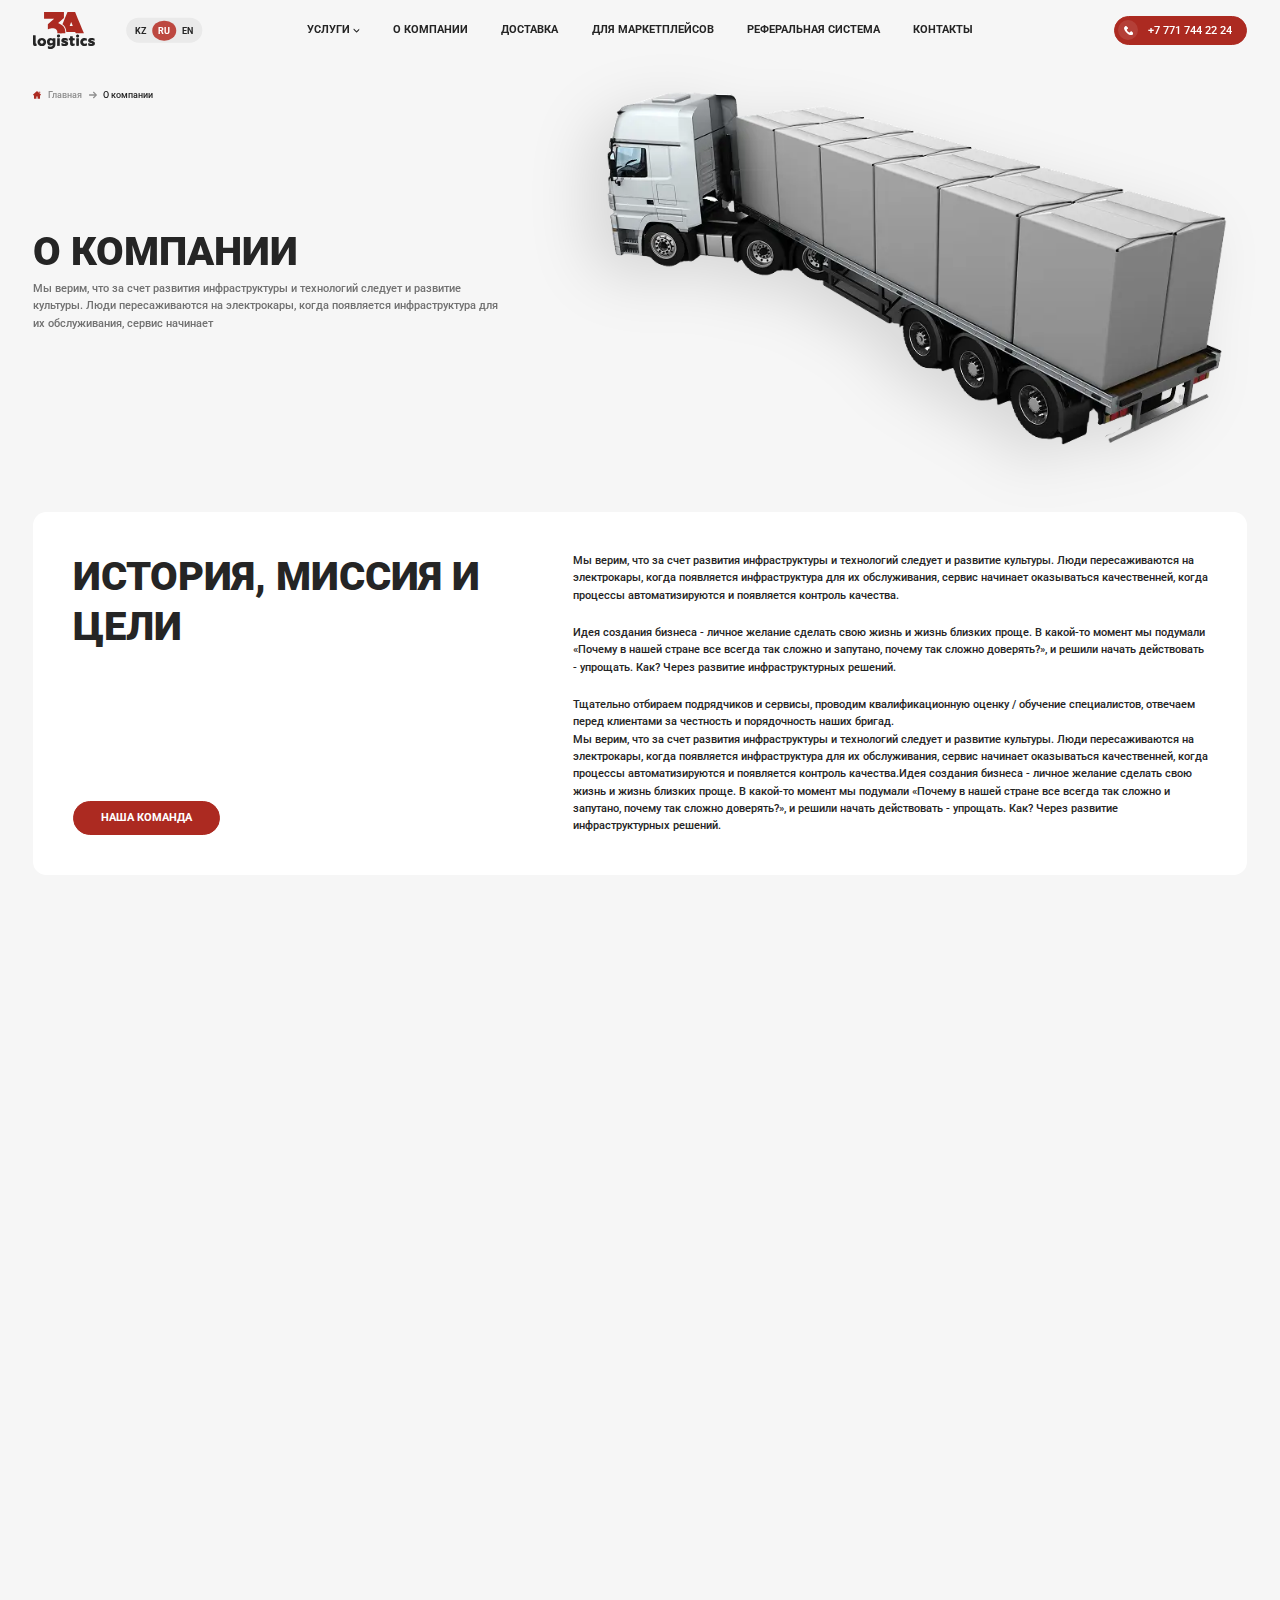
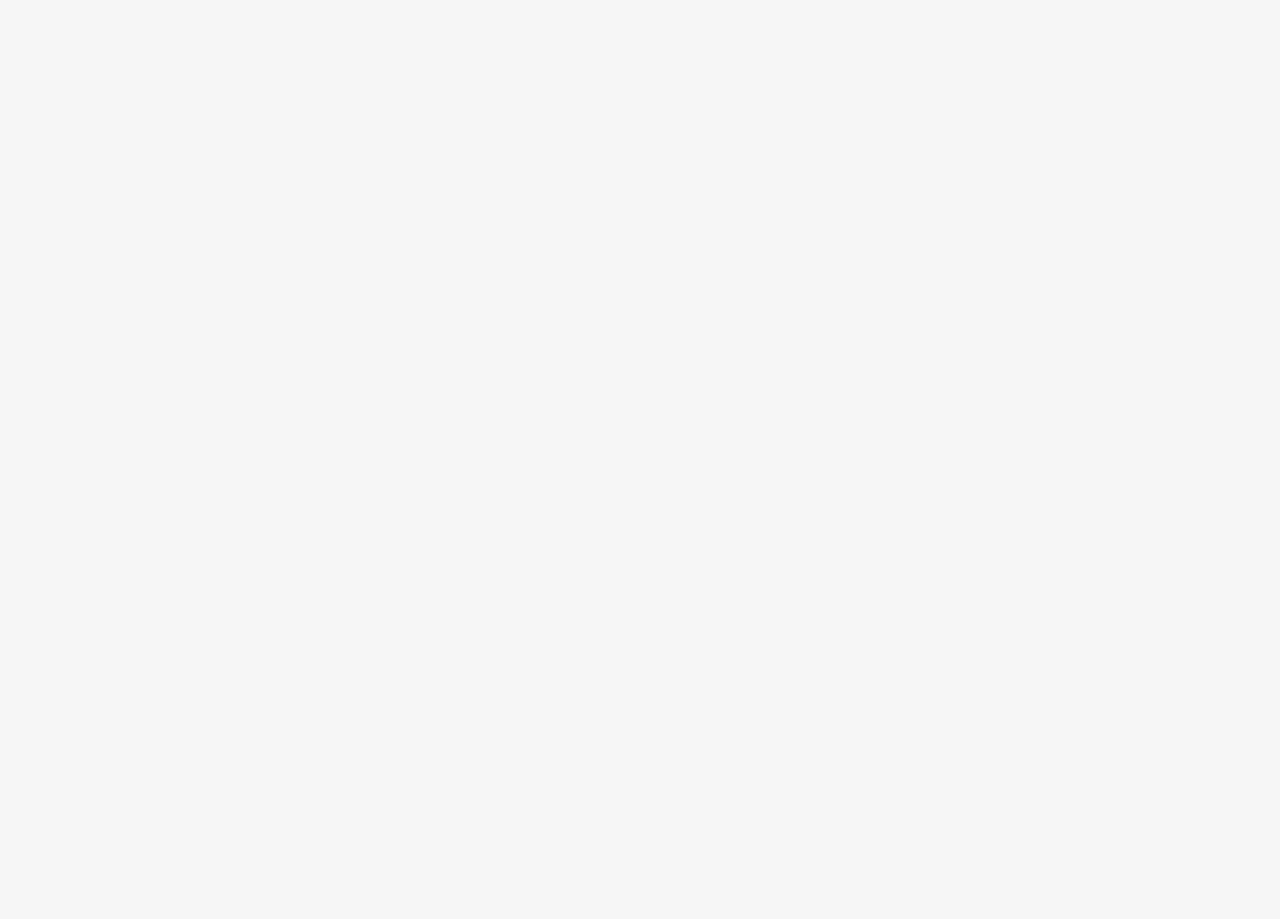
<file: about.html>
<!DOCTYPE html>
<html lang="Ru">

<head>
    <meta charset="UTF-8">
    <meta http-equiv="X-UA-Compatible" content="IE=edge">
    <meta name="viewport" content="width=device-width, initial-scale=1.0">
    <title>About</title>
    <link rel="preconnect" href="https://fonts.googleapis.com">
    <link rel="preconnect" href="https://fonts.gstatic.com" crossorigin>
    <link href="https://fonts.googleapis.com/css2?family=Roboto:ital,wght@0,100..900;1,100..900&display=swap"
        rel="stylesheet">
    <link rel="stylesheet" href="css/swiper.css">
    <link rel="stylesheet" href="css/aos.css">
    <link rel="stylesheet" href="css/fancybox.css">
    <link rel="stylesheet" href="css/style.min.css">
</head>

<body>
    <div class="big-wrapper">
        <header class="header">
            <div class="container">
                <div class="header__inner">
                    <a class="header__logo logo" href="#">
                        <img src="images/logo.svg" alt="logo">
                    </a>
                    <div class="header__wrapper">
                        <div class="header__wrap">
                            <nav class="header__menu menu">
                                <ul class="menu__list menu-list">
                                    <li class="menu-list__item menu-item menu-item--active">
                                        <div class="menu-item__dropdown dropdown">
                                            <div class="dropdown__head dropdown-head">
                                                <span>
                                                    Услуги
                                                </span>
                                                <svg width="10" height="10" viewBox="0 0 10 10" fill="none"
                                                    xmlns="http://www.w3.org/2000/svg">
                                                    <path
                                                        d="M5.3902 7.7779L9.84025 3.32777C9.94325 3.22485 10 3.08745 10 2.94095C10 2.79445 9.94325 2.65705 9.84025 2.55412L9.51261 2.2264C9.29911 2.01315 8.95212 2.01315 8.73895 2.2264L5.00207 5.96328L1.26105 2.22226C1.15804 2.11933 1.02072 2.0625 0.874301 2.0625C0.727717 2.0625 0.590401 2.11933 0.487313 2.22226L0.159754 2.54998C0.056747 2.65298 -2.29202e-07 2.7903 -2.27455e-07 2.9368C-2.25708e-07 3.08331 0.056747 3.2207 0.159754 3.32363L4.61386 7.7779C4.7172 7.88107 4.85516 7.93774 5.00183 7.93741C5.14906 7.93774 5.28695 7.88107 5.3902 7.7779Z"
                                                        fill="#252525" />
                                                </svg>
                                            </div>
                                            <ul class="dropdown__list dropdown-list">
                                                <li class="dropdown-list__item dropdown-item">
                                                    <a class="dropdown-item__link" href="#">
                                                        Клиенты
                                                    </a>
                                                </li>
                                                <li class="dropdown-list__item dropdown-item">
                                                    <a class="dropdown-item__link " href="#">
                                                        Партнёры
                                                    </a>
                                                </li>
                                                <li class="dropdown-list__item dropdown-item">
                                                    <a class="dropdown-item__link " href="#">
                                                        Оборудование
                                                    </a>
                                                </li>
                                                <li class="dropdown-list__item dropdown-item">
                                                    <a class="dropdown-item__link " href="#">
                                                        Безопасность и качество
                                                    </a>
                                                </li>
                                            </ul>
                                        </div>
                                    </li>
                                    <li class="menu-list__item menu-item">
                                        <a class="menu-item__link" href="#">
                                            О компании
                                        </a>
                                    </li>
                                    <li class="menu-list__item menu-item">
                                        <a class="menu-item__link" href="#">
                                            Доставка
                                        </a>
                                    </li>
                                    <li class="menu-list__item menu-item">
                                        <a class="menu-item__link" href="#">
                                            Для маркетплейсов
                                        </a>
                                    </li>
                                    <li class="menu-list__item menu-item">
                                        <a class="menu-item__link" href="#">
                                            Реферальная система
                                        </a>
                                    </li>
                                    <li class="menu-list__item menu-item">
                                        <a class="menu-item__link" href="#">
                                            Контакты
                                        </a>
                                    </li>
                                </ul>
                            </nav>
                            <div class="header__langs langs">
                                <ul class="langs__list langs-list">
                                    <li class="langs-list__item langs-item">
                                        <a class="langs-item__link" href="#">
                                            KZ
                                        </a>
                                    </li>
                                    <li class="langs-list__item langs-item langs-item--active">
                                        RU
                                    </li>
                                    <li class="langs-list__item langs-item">
                                        <a class="langs-item__link" href="#">
                                            EN
                                        </a>
                                    </li>
                                </ul>
                            </div>
                        </div>
                    </div>
                    <a class="header__phone phone btn btn--red" href="tel:+77717442224">
                        <div class="btn__icon">
                            <svg width="14" height="14" viewBox="0 0 14 14" fill="none"
                                xmlns="http://www.w3.org/2000/svg">
                                <g clip-path="url(#clip0_5102_151825)">
                                    <g clip-path="url(#clip1_5102_151825)">
                                        <path
                                            d="M13.6199 10.2746L11.6661 8.32085C10.9684 7.62308 9.78218 7.90222 9.50307 8.80928C9.29374 9.4373 8.59597 9.78618 7.96799 9.6466C6.57246 9.29772 4.68849 7.48353 4.33961 6.01822C4.13028 5.39021 4.54894 4.69244 5.17693 4.48314C6.08402 4.20403 6.36313 3.01783 5.66536 2.32007L3.71162 0.366327C3.15341 -0.122109 2.31609 -0.122109 1.82766 0.366327L0.501902 1.69208C-0.823851 3.08761 0.641455 6.78576 3.92095 10.0653C7.20045 13.3448 10.8986 14.8799 12.2941 13.4843L13.6199 12.1586C14.1083 11.6003 14.1083 10.763 13.6199 10.2746Z"
                                            fill="white" />
                                    </g>
                                </g>
                                <defs>
                                    <clipPath id="clip0_5102_151825">
                                        <rect width="14" height="14" fill="white" />
                                    </clipPath>
                                    <clipPath id="clip1_5102_151825">
                                        <rect width="14" height="14" fill="white" />
                                    </clipPath>
                                </defs>
                            </svg>
                        </div>
                        <span>
                            +7 771 744 22 24
                        </span>
                    </a>
                    <div class="header__burger burger">
                        <span></span>
                        <span></span>
                        <span></span>
                    </div>
                </div>
            </div>
        </header>

        <div class="wrapper">
            <main class="main">
                <section class="main__about about">
                    <div class="container">
                        <div class="about__inner relative">
                            <div class="about__breadcrumbs breadcrumbs" data-aos="fade-right">
                                <ul class="breadcrumbs__list breadcrumbs-list">
                                    <li class="breadcrumbs-list__item breadcrumbs-item">
                                        <a class="breadcrumbs-item__link" href="#">
                                            <svg width="13" height="13" viewBox="0 0 13 13" fill="none"
                                                xmlns="http://www.w3.org/2000/svg">
                                                <g clip-path="url(#clip0_5102_151619)">
                                                    <path
                                                        d="M12.7817 5.81146L6.949 0.496757C6.69298 0.263442 6.30692 0.263468 6.05101 0.496731L0.218309 5.81149C0.0132296 5.99836 -0.0545125 6.28629 0.0456788 6.54499C0.145895 6.8037 0.389899 6.97085 0.667342 6.97085H1.59892V12.2958C1.59892 12.5069 1.77011 12.6781 1.98123 12.6781H5.17826C5.38938 12.6781 5.56056 12.5069 5.56056 12.2958V9.06265H7.43952V12.2958C7.43952 12.5069 7.6107 12.6781 7.82182 12.6781H11.0187C11.2298 12.6781 11.401 12.507 11.401 12.2958V6.97085H12.3328C12.6102 6.97085 12.8542 6.80367 12.9544 6.54499C13.0545 6.28626 12.9867 5.99836 12.7817 5.81146Z"
                                                        fill="#AC2A21" />
                                                    <path
                                                        d="M11.3018 1.08496H8.73438L11.6841 3.76712V1.46724C11.6841 1.25612 11.513 1.08496 11.3018 1.08496Z"
                                                        fill="#AC2A21" />
                                                </g>
                                                <defs>
                                                    <clipPath id="clip0_5102_151619">
                                                        <rect width="13" height="13" fill="white" />
                                                    </clipPath>
                                                </defs>
                                            </svg>
                                            <span>
                                                Главная
                                            </span>
                                        </a>
                                    </li>
                                    <li class="breadcrumbs-list__item breadcrumbs-item">
                                        <svg width="12" height="12" viewBox="0 0 12 12" fill="none"
                                            xmlns="http://www.w3.org/2000/svg">
                                            <g opacity="0.5">
                                                <path
                                                    d="M11.8082 6.46637L7.47455 10.8001C7.35085 10.9238 7.18597 10.9917 7.01017 10.9917C6.83417 10.9917 6.66939 10.9237 6.54569 10.8001L6.15223 10.4065C6.02862 10.283 5.96052 10.118 5.96052 9.94215C5.96052 9.76634 6.02862 9.59581 6.15223 9.4723L8.6804 6.93856H0.648286C0.286143 6.93856 0 6.65505 0 6.29281V5.73643C0 5.37419 0.286143 5.06209 0.648286 5.06209H8.70908L6.15232 2.51421C6.02872 2.39051 5.96062 2.23002 5.96062 2.05412C5.96062 1.87841 6.02872 1.71559 6.15232 1.59198L6.54578 1.19969C6.66949 1.07598 6.83427 1.00857 7.01027 1.00857C7.18607 1.00857 7.35095 1.07686 7.47465 1.20057L11.8083 5.53419C11.9323 5.65828 12.0005 5.82394 12 6.00004C12.0004 6.17672 11.9323 6.34247 11.8082 6.46637Z"
                                                    fill="#252525" />
                                            </g>
                                        </svg>
                                        <span>
                                            О компании
                                        </span>
                                    </li>
                                </ul>
                            </div>
                            <div class="about__body about-body" data-aos="fade-right">
                                <div class="about-body__titling titling">
                                    <h2 class="titling__title">
                                        О компании
                                    </h2>
                                    <p class="titling__text">
                                        Мы верим, что за счет развития инфраструктуры и технологий следует и развитие
                                        культуры. Люди пересаживаются на электрокары, когда появляется инфраструктура
                                        для их обслуживания, сервис начинает
                                    </p>
                                </div>
                            </div>
                            <picture class="about__img about-img">
                                <img class="about-img__image" src="images/about-img.png" alt="img" data-aos="zoom-in">
                            </picture>
                        </div>
                    </div>
                </section>
                <section class="main__history history" data-aos="fade-up">
                    <div class="container">
                        <div class="history__inner">
                            <div class="history__box history-box">
                                <div class="history-box__titling titling titling--without-line">
                                    <h2 class="titling__title">
                                        История, миссия и цели
                                    </h2>
                                </div>
                                <a class="history-box__link btn btn--red" href="#">
                                    Наша команда
                                </a>
                            </div>
                            <div class="history__content history-content">
                                <div class="history-content__inner">
                                    <p class="history-content__text">
                                        Мы верим, что за счет развития инфраструктуры и технологий следует и развитие
                                        культуры. Люди пересаживаются на электрокары, когда появляется инфраструктура для их
                                        обслуживания, сервис начинает оказываться качественней, когда процессы
                                        автоматизируются и появляется контроль качества.
                                    </p>
                                    <p class="history-content__text">
                                        Идея создания бизнеса - личное желание сделать свою жизнь и жизнь близких проще. В
                                        какой-то момент мы подумали «Почему в нашей стране все всегда так сложно и запутано,
                                        почему так сложно доверять?», и решили начать действовать - упрощать. Как? Через
                                        развитие инфраструктурных решений.
                                    </p>
                                    <p class="history-content__text">
                                        Тщательно отбираем подрядчиков и сервисы, проводим квалификационную оценку /
                                        обучение специалистов, отвечаем перед клиентами за честность и порядочность наших
                                        бригад. <br>
                                        Мы верим, что за счет развития инфраструктуры и технологий следует и развитие
                                        культуры. Люди пересаживаются на электрокары, когда появляется инфраструктура для их
                                        обслуживания, сервис начинает оказываться качественней, когда процессы
                                        автоматизируются и появляется контроль качества.Идея создания бизнеса - личное
                                        желание сделать свою жизнь и жизнь близких проще. В какой-то момент мы подумали
                                        «Почему в нашей стране все всегда так сложно и запутано, почему так сложно
                                        доверять?», и решили начать действовать - упрощать. Как? Через развитие
                                        инфраструктурных решений.
                                    </p>
                                </div>
                                <a class="history-content__link btn btn--red" href="#">
                                    Наша команда
                                </a>
                            </div>
                        </div>
                    </div>
                </section>
                <section class="main__partners partners">
                    <div class="container">
                        <div class="partners__inner">
                            <div class="partners__titling titling" data-aos="fade-right">
                                <h2 class="titling__title">
                                    Наши партнеры
                                </h2>
                            </div>
                            <div class="partners__swiper partners-swiper swiper" data-aos="fade-up">
                                <div class="swiper-wrapper">
                                    <div class="partners-swiper__partner partner swiper-slide">
                                        <picture class="partner__img partner-img">
                                            <img class="partner-img__image" src="images/partner-img-1.png" alt="img">
                                        </picture>
                                        <picture class="partner__img partner-img">
                                            <img class="partner-img__image" src="images/partner-img-2.png" alt="img">
                                        </picture>
                                    </div>
                                    <div class="partners-swiper__partner partner swiper-slide">
                                        <picture class="partner__img partner-img">
                                            <img class="partner-img__image" src="images/partner-img-3.png" alt="img">
                                        </picture>
                                        <picture class="partner__img partner-img">
                                            <img class="partner-img__image" src="images/partner-img-4.png" alt="img">
                                        </picture>
                                    </div>
                                    <div class="partners-swiper__partner partner swiper-slide">
                                        <picture class="partner__img partner-img">
                                            <img class="partner-img__image" src="images/partner-img-5.png" alt="img">
                                        </picture>
                                        <picture class="partner__img partner-img">
                                            <img class="partner-img__image" src="images/partner-img-6.png" alt="img">
                                        </picture>
                                    </div>
                                    <div class="partners-swiper__partner partner swiper-slide">
                                        <picture class="partner__img partner-img">
                                            <img class="partner-img__image" src="images/partner-img-7.png" alt="img">
                                        </picture>
                                        <picture class="partner__img partner-img">
                                            <img class="partner-img__image" src="images/partner-img-8.png" alt="img">
                                        </picture>
                                    </div>
                                    <div class="partners-swiper__partner partner swiper-slide">
                                        <picture class="partner__img partner-img">
                                            <img class="partner-img__image" src="images/partner-img-9.png" alt="img">
                                        </picture>
                                        <picture class="partner__img partner-img">
                                            <img class="partner-img__image" src="images/partner-img-10.png" alt="img">
                                        </picture>
                                    </div>
                                    <div class="partners-swiper__partner partner swiper-slide">
                                        <picture class="partner__img partner-img">
                                            <img class="partner-img__image" src="images/partner-img-11.png" alt="img">
                                        </picture>
                                        <picture class="partner__img partner-img">
                                            <img class="partner-img__image" src="images/partner-img-12.png" alt="img">
                                        </picture>
                                    </div>
                                    <div class="partners-swiper__partner partner swiper-slide">
                                        <picture class="partner__img partner-img">
                                            <img class="partner-img__image" src="images/partner-img-13.png" alt="img">
                                        </picture>
                                        <picture class="partner__img partner-img">
                                            <img class="partner-img__image" src="images/partner-img-14.png" alt="img">
                                        </picture>
                                    </div>
                                    <div class="partners-swiper__partner partner swiper-slide">
                                        <picture class="partner__img partner-img">
                                            <img class="partner-img__image" src="images/partner-img-15.png" alt="img">
                                        </picture>
                                        <picture class="partner__img partner-img">
                                            <img class="partner-img__image" src="images/partner-img-16.png" alt="img">
                                        </picture>
                                    </div>
                                    <div class="partners-swiper__partner partner swiper-slide">
                                        <picture class="partner__img partner-img">
                                            <img class="partner-img__image" src="images/partner-img-13.png" alt="img">
                                        </picture>
                                        <picture class="partner__img partner-img">
                                            <img class="partner-img__image" src="images/partner-img-14.png" alt="img">
                                        </picture>
                                    </div>
                                    <div class="partners-swiper__partner partner swiper-slide">
                                        <picture class="partner__img partner-img">
                                            <img class="partner-img__image" src="images/partner-img-15.png" alt="img">
                                        </picture>
                                        <picture class="partner__img partner-img">
                                            <img class="partner-img__image" src="images/partner-img-16.png" alt="img">
                                        </picture>
                                    </div>
                                    <div class="partners-swiper__partner partner swiper-slide">
                                        <picture class="partner__img partner-img">
                                            <img class="partner-img__image" src="images/partner-img-15.png" alt="img">
                                        </picture>
                                        <picture class="partner__img partner-img">
                                            <img class="partner-img__image" src="images/partner-img-16.png" alt="img">
                                        </picture>
                                    </div>
                                    <div class="partners-swiper__partner partner swiper-slide">
                                        <picture class="partner__img partner-img">
                                            <img class="partner-img__image" src="images/partner-img-15.png" alt="img">
                                        </picture>
                                        <picture class="partner__img partner-img">
                                            <img class="partner-img__image" src="images/partner-img-16.png" alt="img">
                                        </picture>
                                    </div>
                                </div>
                            </div>
                        </div>
                    </div>
                </section>
                <section class="main__news news">
                    <div class="container">
                        <div class="news__titling titling" data-aos="fade-right">
                            <h2 class="titling__title">
                                Новости в нашем
                                <span>
                                    блоге
                                </span>
                            </h2>
                        </div>
                        <div class="news__inner">
                            <div class="news__swiper news-swiper swiper" data-aos="fade-up">
                                <div class="swiper-wrapper">
                                    <div class="news-swiper__slide news-slide swiper-slide">
                                        <a class="news-slide__view news-view" href="#">
                                            <picture class="news-view__img news-img">
                                                <img class="news-img__image" src="images/news-img-1.jpg" alt="img">
                                            </picture>
                                        </a>
                                        <div class="news-slide__inner">
                                            <div class="news-slide__body news-body">
                                                <h2 class="news-body__title">
                                                    Международные автомобильные перевозки
                                                </h2>
                                                <p class="news-body__text">
                                                    Мы верим, что за счет развития инфраструктуры и технологий следует и
                                                    развитие культуры.
                                                    Люди пересаживаются на электрокары, когда появляется инфраструктура
                                                    для
                                                    их обслуживания, сервис начинает
                                                </p>
                                            </div>
                                            <div class="news-slide__bottom news-bottom">
                                                <time class="news-bottom__date" datetime="15.02.2024">
                                                    15.02.2024
                                                </time>
                                                <a class="news__link news-link" href="#">
                                                    <span>
                                                        Читать далее
                                                    </span>
                                                    <div class="news-link__arrow arrow arrow--bordered" href="#">
                                                        <svg width="14" height="14" viewBox="0 0 14 14" fill="none"
                                                            xmlns="http://www.w3.org/2000/svg">
                                                            <path
                                                                d="M13.7762 7.54371L8.72032 12.5997C8.57599 12.744 8.38364 12.8232 8.17853 12.8232C7.9732 12.8232 7.78096 12.7439 7.63664 12.5997L7.1776 12.1405C7.03339 11.9965 6.95394 11.804 6.95394 11.5988C6.95394 11.3937 7.03339 11.1947 7.1776 11.0506L10.1271 8.0946L0.756335 8.0946C0.333836 8.0946 1.72876e-06 7.76384 1.67935e-06 7.34123L1.60346e-06 6.69212C1.55406e-06 6.26951 0.333835 5.9054 0.756335 5.9054L10.1606 5.90539L7.17771 2.93288C7.0335 2.78856 6.95406 2.60132 6.95406 2.39611C6.95406 2.19112 7.0335 2.00115 7.17771 1.85694L7.63675 1.39928C7.78107 1.25495 7.97332 1.1763 8.17865 1.1763C8.38375 1.1763 8.57611 1.25598 8.72043 1.4003L13.7763 6.45617C13.921 6.60095 14.0005 6.79421 14 6.99965C14.0004 7.20578 13.921 7.39916 13.7762 7.54371Z"
                                                                fill="#AC2A21" />
                                                        </svg>
                                                    </div>
                                                </a>
                                            </div>
                                        </div>
                                    </div>
                                    <div class="news-swiper__slide news-slide swiper-slide">
                                        <a class="news-slide__view news-view" href="#">
                                            <picture class="news-view__img news-img">
                                                <img class="news-img__image" src="images/news-img-2.jpg" alt="img">
                                            </picture>
                                        </a>
                                        <div class="news-slide__inner">
                                            <div class="news-slide__body news-body">
                                                <h2 class="news-body__title">
                                                    Международные автомобильные перевозки
                                                </h2>
                                                <p class="news-body__text">
                                                    Мы верим, что за счет развития инфраструктуры и технологий следует и
                                                    развитие культуры.
                                                    Люди пересаживаются на электрокары, когда появляется инфраструктура
                                                    для
                                                    их обслуживания, сервис начинает
                                                </p>
                                            </div>
                                            <div class="news-slide__bottom news-bottom">
                                                <time class="news-bottom__date" datetime="15.02.2024">
                                                    15.02.2024
                                                </time>
                                                <a class="news__link news-link" href="#">
                                                    <span>
                                                        Читать далее
                                                    </span>
                                                    <div class="news-link__arrow arrow arrow--bordered" href="#">
                                                        <svg width="14" height="14" viewBox="0 0 14 14" fill="none"
                                                            xmlns="http://www.w3.org/2000/svg">
                                                            <path
                                                                d="M13.7762 7.54371L8.72032 12.5997C8.57599 12.744 8.38364 12.8232 8.17853 12.8232C7.9732 12.8232 7.78096 12.7439 7.63664 12.5997L7.1776 12.1405C7.03339 11.9965 6.95394 11.804 6.95394 11.5988C6.95394 11.3937 7.03339 11.1947 7.1776 11.0506L10.1271 8.0946L0.756335 8.0946C0.333836 8.0946 1.72876e-06 7.76384 1.67935e-06 7.34123L1.60346e-06 6.69212C1.55406e-06 6.26951 0.333835 5.9054 0.756335 5.9054L10.1606 5.90539L7.17771 2.93288C7.0335 2.78856 6.95406 2.60132 6.95406 2.39611C6.95406 2.19112 7.0335 2.00115 7.17771 1.85694L7.63675 1.39928C7.78107 1.25495 7.97332 1.1763 8.17865 1.1763C8.38375 1.1763 8.57611 1.25598 8.72043 1.4003L13.7763 6.45617C13.921 6.60095 14.0005 6.79421 14 6.99965C14.0004 7.20578 13.921 7.39916 13.7762 7.54371Z"
                                                                fill="#AC2A21" />
                                                        </svg>
                                                    </div>
                                                </a>
                                            </div>
                                        </div>
                                    </div>
                                    <div class="news-swiper__slide news-slide swiper-slide">
                                        <a class="news-slide__view news-view" href="#">
                                            <picture class="news-view__img news-img">
                                                <img class="news-img__image" src="images/news-img-3.jpg" alt="img">
                                            </picture>
                                        </a>
                                        <div class="news-slide__inner">
                                            <div class="news-slide__body news-body">
                                                <h2 class="news-body__title">
                                                    Международные автомобильные перевозки
                                                </h2>
                                                <p class="news-body__text">
                                                    Мы верим, что за счет развития инфраструктуры и технологий следует и
                                                    развитие культуры.
                                                    Люди пересаживаются на электрокары, когда появляется инфраструктура
                                                    для
                                                    их обслуживания, сервис начинает
                                                </p>
                                            </div>
                                            <div class="news-slide__bottom news-bottom">
                                                <time class="news-bottom__date" datetime="15.02.2024">
                                                    15.02.2024
                                                </time>
                                                <a class="news__link news-link" href="#">
                                                    <span>
                                                        Читать далее
                                                    </span>
                                                    <div class="news-link__arrow arrow arrow--bordered" href="#">
                                                        <svg width="14" height="14" viewBox="0 0 14 14" fill="none"
                                                            xmlns="http://www.w3.org/2000/svg">
                                                            <path
                                                                d="M13.7762 7.54371L8.72032 12.5997C8.57599 12.744 8.38364 12.8232 8.17853 12.8232C7.9732 12.8232 7.78096 12.7439 7.63664 12.5997L7.1776 12.1405C7.03339 11.9965 6.95394 11.804 6.95394 11.5988C6.95394 11.3937 7.03339 11.1947 7.1776 11.0506L10.1271 8.0946L0.756335 8.0946C0.333836 8.0946 1.72876e-06 7.76384 1.67935e-06 7.34123L1.60346e-06 6.69212C1.55406e-06 6.26951 0.333835 5.9054 0.756335 5.9054L10.1606 5.90539L7.17771 2.93288C7.0335 2.78856 6.95406 2.60132 6.95406 2.39611C6.95406 2.19112 7.0335 2.00115 7.17771 1.85694L7.63675 1.39928C7.78107 1.25495 7.97332 1.1763 8.17865 1.1763C8.38375 1.1763 8.57611 1.25598 8.72043 1.4003L13.7763 6.45617C13.921 6.60095 14.0005 6.79421 14 6.99965C14.0004 7.20578 13.921 7.39916 13.7762 7.54371Z"
                                                                fill="#AC2A21" />
                                                        </svg>
                                                    </div>
                                                </a>
                                            </div>
                                        </div>
                                    </div>
                                    <div class="news-swiper__slide news-slide swiper-slide">
                                        <a class="news-slide__view news-view" href="#">
                                            <picture class="news-view__img news-img">
                                                <img class="news-img__image" src="images/news-img-1.jpg" alt="img">
                                            </picture>
                                        </a>
                                        <div class="news-slide__inner">
                                            <div class="news-slide__body news-body">
                                                <h2 class="news-body__title">
                                                    Международные автомобильные перевозки
                                                </h2>
                                                <p class="news-body__text">
                                                    Мы верим, что за счет развития инфраструктуры и технологий следует и
                                                    развитие культуры.
                                                    Люди пересаживаются на электрокары, когда появляется инфраструктура
                                                    для
                                                    их обслуживания, сервис начинает
                                                </p>
                                            </div>
                                            <div class="news-slide__bottom news-bottom">
                                                <time class="news-bottom__date" datetime="15.02.2024">
                                                    15.02.2024
                                                </time>
                                                <a class="news__link news-link" href="#">
                                                    <span>
                                                        Читать далее
                                                    </span>
                                                    <div class="news-link__arrow arrow arrow--bordered" href="#">
                                                        <svg width="14" height="14" viewBox="0 0 14 14" fill="none"
                                                            xmlns="http://www.w3.org/2000/svg">
                                                            <path
                                                                d="M13.7762 7.54371L8.72032 12.5997C8.57599 12.744 8.38364 12.8232 8.17853 12.8232C7.9732 12.8232 7.78096 12.7439 7.63664 12.5997L7.1776 12.1405C7.03339 11.9965 6.95394 11.804 6.95394 11.5988C6.95394 11.3937 7.03339 11.1947 7.1776 11.0506L10.1271 8.0946L0.756335 8.0946C0.333836 8.0946 1.72876e-06 7.76384 1.67935e-06 7.34123L1.60346e-06 6.69212C1.55406e-06 6.26951 0.333835 5.9054 0.756335 5.9054L10.1606 5.90539L7.17771 2.93288C7.0335 2.78856 6.95406 2.60132 6.95406 2.39611C6.95406 2.19112 7.0335 2.00115 7.17771 1.85694L7.63675 1.39928C7.78107 1.25495 7.97332 1.1763 8.17865 1.1763C8.38375 1.1763 8.57611 1.25598 8.72043 1.4003L13.7763 6.45617C13.921 6.60095 14.0005 6.79421 14 6.99965C14.0004 7.20578 13.921 7.39916 13.7762 7.54371Z"
                                                                fill="#AC2A21" />
                                                        </svg>
                                                    </div>
                                                </a>
                                            </div>
                                        </div>
                                    </div>
                                    <div class="news-swiper__slide news-slide swiper-slide">
                                        <a class="news-slide__view news-view" href="#">
                                            <picture class="news-view__img news-img">
                                                <img class="news-img__image" src="images/news-img-2.jpg" alt="img">
                                            </picture>
                                        </a>
                                        <div class="news-slide__inner">
                                            <div class="news-slide__body news-body">
                                                <h2 class="news-body__title">
                                                    Международные автомобильные перевозки
                                                </h2>
                                                <p class="news-body__text">
                                                    Мы верим, что за счет развития инфраструктуры и технологий следует и
                                                    развитие культуры.
                                                    Люди пересаживаются на электрокары, когда появляется инфраструктура
                                                    для
                                                    их обслуживания, сервис начинает
                                                </p>
                                            </div>
                                            <div class="news-slide__bottom news-bottom">
                                                <time class="news-bottom__date" datetime="15.02.2024">
                                                    15.02.2024
                                                </time>
                                                <a class="news__link news-link" href="#">
                                                    <span>
                                                        Читать далее
                                                    </span>
                                                    <div class="news-link__arrow arrow arrow--bordered" href="#">
                                                        <svg width="14" height="14" viewBox="0 0 14 14" fill="none"
                                                            xmlns="http://www.w3.org/2000/svg">
                                                            <path
                                                                d="M13.7762 7.54371L8.72032 12.5997C8.57599 12.744 8.38364 12.8232 8.17853 12.8232C7.9732 12.8232 7.78096 12.7439 7.63664 12.5997L7.1776 12.1405C7.03339 11.9965 6.95394 11.804 6.95394 11.5988C6.95394 11.3937 7.03339 11.1947 7.1776 11.0506L10.1271 8.0946L0.756335 8.0946C0.333836 8.0946 1.72876e-06 7.76384 1.67935e-06 7.34123L1.60346e-06 6.69212C1.55406e-06 6.26951 0.333835 5.9054 0.756335 5.9054L10.1606 5.90539L7.17771 2.93288C7.0335 2.78856 6.95406 2.60132 6.95406 2.39611C6.95406 2.19112 7.0335 2.00115 7.17771 1.85694L7.63675 1.39928C7.78107 1.25495 7.97332 1.1763 8.17865 1.1763C8.38375 1.1763 8.57611 1.25598 8.72043 1.4003L13.7763 6.45617C13.921 6.60095 14.0005 6.79421 14 6.99965C14.0004 7.20578 13.921 7.39916 13.7762 7.54371Z"
                                                                fill="#AC2A21" />
                                                        </svg>
                                                    </div>
                                                </a>
                                            </div>
                                        </div>
                                    </div>
                                    <div class="news-swiper__slide news-slide swiper-slide">
                                        <a class="news-slide__view news-view" href="#">
                                            <picture class="news-view__img news-img">
                                                <img class="news-img__image" src="images/news-img-3.jpg" alt="img">
                                            </picture>
                                        </a>
                                        <div class="news-slide__inner">
                                            <div class="news-slide__body news-body">
                                                <h2 class="news-body__title">
                                                    Международные автомобильные перевозки
                                                </h2>
                                                <p class="news-body__text">
                                                    Мы верим, что за счет развития инфраструктуры и технологий следует и
                                                    развитие культуры.
                                                    Люди пересаживаются на электрокары, когда появляется инфраструктура
                                                    для
                                                    их обслуживания, сервис начинает
                                                </p>
                                            </div>
                                            <div class="news-slide__bottom news-bottom">
                                                <time class="news-bottom__date" datetime="15.02.2024">
                                                    15.02.2024
                                                </time>
                                                <a class="news__link news-link" href="#">
                                                    <span>
                                                        Читать далее
                                                    </span>
                                                    <div class="news-link__arrow arrow arrow--bordered" href="#">
                                                        <svg width="14" height="14" viewBox="0 0 14 14" fill="none"
                                                            xmlns="http://www.w3.org/2000/svg">
                                                            <path
                                                                d="M13.7762 7.54371L8.72032 12.5997C8.57599 12.744 8.38364 12.8232 8.17853 12.8232C7.9732 12.8232 7.78096 12.7439 7.63664 12.5997L7.1776 12.1405C7.03339 11.9965 6.95394 11.804 6.95394 11.5988C6.95394 11.3937 7.03339 11.1947 7.1776 11.0506L10.1271 8.0946L0.756335 8.0946C0.333836 8.0946 1.72876e-06 7.76384 1.67935e-06 7.34123L1.60346e-06 6.69212C1.55406e-06 6.26951 0.333835 5.9054 0.756335 5.9054L10.1606 5.90539L7.17771 2.93288C7.0335 2.78856 6.95406 2.60132 6.95406 2.39611C6.95406 2.19112 7.0335 2.00115 7.17771 1.85694L7.63675 1.39928C7.78107 1.25495 7.97332 1.1763 8.17865 1.1763C8.38375 1.1763 8.57611 1.25598 8.72043 1.4003L13.7763 6.45617C13.921 6.60095 14.0005 6.79421 14 6.99965C14.0004 7.20578 13.921 7.39916 13.7762 7.54371Z"
                                                                fill="#AC2A21" />
                                                        </svg>
                                                    </div>
                                                </a>
                                            </div>
                                        </div>
                                    </div>
                                </div>
                                <div class="news-swiper__navigation navigation">
                                    <div class="navigation__arrow navigation-arrow arrow arrow--news-prev">
                                        <svg width="14" height="14" viewBox="0 0 14 14" fill="none"
                                            xmlns="http://www.w3.org/2000/svg">
                                            <path
                                                d="M0.223804 7.54371L5.27969 12.5997C5.42401 12.744 5.61636 12.8232 5.82147 12.8232C6.0268 12.8232 6.21904 12.7439 6.36337 12.5997L6.8224 12.1405C6.96661 11.9965 7.04606 11.804 7.04606 11.5988C7.04606 11.3937 6.96661 11.1947 6.8224 11.0506L3.87287 8.0946L13.2437 8.0946C13.6662 8.0946 14 7.76384 14 7.34123L14 6.69212C14 6.26951 13.6662 5.9054 13.2437 5.9054L3.83941 5.90539L6.82229 2.93288C6.9665 2.78856 7.04594 2.60132 7.04594 2.39611C7.04594 2.19112 6.9665 2.00115 6.82229 1.85694L6.36325 1.39928C6.21893 1.25495 6.02669 1.1763 5.82136 1.1763C5.61625 1.1763 5.4239 1.25598 5.27957 1.4003L0.223691 6.45617C0.079026 6.60095 -0.000534306 6.79421 3.50131e-05 6.99965C-0.000419914 7.20578 0.0790259 7.39916 0.223804 7.54371Z"
                                                fill="#AC2A21" />
                                        </svg>
                                    </div>
                                    <div class="navigation__pagination pagination pagination--news"></div>
                                    <div class="navigation__arrow navigation-arrow arrow arrow--news-next">
                                        <svg width="14" height="14" viewBox="0 0 14 14" fill="none"
                                            xmlns="http://www.w3.org/2000/svg">
                                            <path
                                                d="M13.7762 7.54371L8.72032 12.5997C8.57599 12.744 8.38364 12.8232 8.17853 12.8232C7.9732 12.8232 7.78096 12.7439 7.63664 12.5997L7.1776 12.1405C7.03339 11.9965 6.95394 11.804 6.95394 11.5988C6.95394 11.3937 7.03339 11.1947 7.1776 11.0506L10.1271 8.0946L0.756335 8.0946C0.333836 8.0946 1.72877e-06 7.76384 1.67936e-06 7.34123L1.60347e-06 6.69212C1.55406e-06 6.26951 0.333835 5.9054 0.756335 5.9054L10.1606 5.90539L7.17771 2.93288C7.0335 2.78856 6.95406 2.60132 6.95406 2.39611C6.95406 2.19112 7.0335 2.00115 7.17771 1.85694L7.63675 1.39928C7.78107 1.25495 7.97332 1.1763 8.17865 1.1763C8.38375 1.1763 8.57611 1.25598 8.72043 1.4003L13.7763 6.45617C13.921 6.60095 14.0005 6.79421 14 6.99965C14.0004 7.20578 13.921 7.39916 13.7762 7.54371Z"
                                                fill="#AC2A21" />
                                        </svg>
                                    </div>
                                </div>
                            </div>
                        </div>
                    </div>
                </section>
                <section class="main__application application application--simple">
                    <div class="container">
                        <div class="application__inner" data-aos="fade-up">
                            <div class="application__titling titling titling--without-line">
                                <h2 class="titling__title">
                                    Рассчитаем стоимость
                                    <span>
                                        доставки груза
                                    </span>
                                </h2>
                                <p class="titling__text">
                                    Расскажите подробнее о вашей задаче, мы рассчитаем стоимость и свяжемся с вами в
                                    течение нескольких часов
                                </p>
                            </div>
                            <form class="application__form application-form" action="#" method="post">
                                <div class="application-form__inner">
                                    <div class="application-form__box application-box">
                                        <label class="application-box__label label" for="">
                                            Ваше имя
                                        </label>
                                        <input class="application-box__input input" type="text" placeholder="Василий">
                                    </div>
                                    <div class="application-form__box application-box">
                                        <label class="application-box__label label" for="">
                                            Номер телефона
                                        </label>
                                        <input class="application-box__input input" type="tel"
                                            placeholder="+7 456 465 768">
                                    </div>
                                    <div class="application-form__box application-box">
                                        <label class="application-box__label label" for="">
                                            Email
                                        </label>
                                        <input class="application-box__input input" type="email"
                                            placeholder="123@gmail.com">
                                    </div>
                                    <button class="application-form__btn btn btn--red" type="submit">
                                        Оставить заявку
                                    </button>
                                </div>
                                <div class="application-form__checkbox checkbox">
                                    <label class="container">
                                        <div class="form-bottom__checkbox checkbox">
                                            Я согласен на обработку личных данных
                                            <input type="checkbox">
                                            <span class="checkmark"></span>
                                        </div>
                                    </label>
                                </div>
                            </form>
                        </div>
                    </div>
                </section>
            </main>
            <footer class="footer" data-aos="fade">
                <div class="container">
                    <div class="footer__top footer-top">
                        <div class="footer-top__wrapper">
                            <a class="footer-top__logo logo" href="#">
                                <img class="logo__img" src="images/logo.svg" alt="logo">
                            </a>
                            <div class="footer__socials socials">
                                <ul class="socials__list socials-list">
                                    <li class="socials-list__item socials-item">
                                        <a class="socials-item__link" href="#">
                                            <svg width="20" height="20" viewBox="0 0 20 20" fill="none"
                                                xmlns="http://www.w3.org/2000/svg">
                                                <path
                                                    d="M11.5502 20V10.8777H14.6109L15.0701 7.32156H11.5502V5.05147C11.5502 4.0222 11.8348 3.32076 13.3125 3.32076L15.194 3.31999V0.13923C14.8686 0.0969453 13.7517 0 12.4517 0C9.73708 0 7.87861 1.65697 7.87861 4.69927V7.32156H4.80859V10.8777H7.87861V20H11.5502Z"
                                                    fill="#AC2A21" />
                                            </svg>
                                        </a>
                                    </li>
                                    <li class="socials-list__item socials-item">
                                        <a class="socials-item__link" href="#">
                                            <svg width="20" height="20" viewBox="0 0 20 20" fill="none"
                                                xmlns="http://www.w3.org/2000/svg">
                                                <g clip-path="url(#clip0_5102_151591)">
                                                    <path
                                                        d="M19.894 14.6002C19.8698 14.548 19.8472 14.5047 19.8262 14.47C19.4792 13.8451 18.8161 13.078 17.8373 12.1686L17.8166 12.1477L17.8063 12.1375L17.7958 12.1271H17.7853C17.341 11.7036 17.0597 11.4188 16.9419 11.2731C16.7264 10.9953 16.6781 10.7143 16.7959 10.4294C16.8791 10.2143 17.1918 9.75981 17.7331 9.06548C18.0178 8.69751 18.2433 8.40259 18.4099 8.1804C19.611 6.58363 20.1317 5.56328 19.9719 5.11893L19.9099 5.01509C19.8682 4.95258 19.7606 4.89539 19.5872 4.84324C19.4135 4.79119 19.1914 4.78258 18.9206 4.81727L15.9217 4.83798C15.8731 4.82077 15.8037 4.82237 15.7134 4.84324C15.6231 4.8641 15.5779 4.87457 15.5779 4.87457L15.5257 4.90064L15.4843 4.93197C15.4496 4.95269 15.4114 4.98913 15.3697 5.04121C15.3282 5.09311 15.2936 5.15402 15.2658 5.22343C14.9393 6.06342 14.5681 6.84441 14.1515 7.56635C13.8946 7.99683 13.6587 8.36991 13.4433 8.6858C13.2281 9.00158 13.0476 9.23424 12.9019 9.38337C12.756 9.53265 12.6244 9.65225 12.5061 9.74259C12.3881 9.83297 12.298 9.87116 12.2355 9.85719C12.173 9.84322 12.1141 9.82936 12.0583 9.8155C11.9612 9.75298 11.8831 9.66797 11.8242 9.56037C11.765 9.45278 11.7252 9.31736 11.7044 9.15422C11.6836 8.99096 11.6714 8.85055 11.6679 8.73248C11.6646 8.61457 11.6661 8.44778 11.6732 8.23259C11.6804 8.01729 11.6836 7.87162 11.6836 7.79525C11.6836 7.53141 11.6888 7.24506 11.6991 6.93614C11.7096 6.62722 11.7181 6.38245 11.7252 6.20213C11.7323 6.02163 11.7356 5.83066 11.7356 5.62933C11.7356 5.428 11.7233 5.27011 11.6991 5.15551C11.6752 5.04106 11.6385 4.92997 11.5901 4.82226C11.5414 4.71467 11.4701 4.63144 11.3766 4.57235C11.2829 4.51334 11.1664 4.46651 11.0278 4.43172C10.6598 4.34845 10.1912 4.30341 9.62185 4.2964C8.33069 4.28254 7.50105 4.36592 7.13311 4.54642C6.98733 4.62269 6.85541 4.72689 6.73746 4.8587C6.61247 5.01148 6.59504 5.09486 6.68527 5.10857C7.10186 5.17098 7.39677 5.32026 7.57035 5.55627L7.6329 5.68134C7.68155 5.77157 7.73013 5.93132 7.77875 6.16037C7.8273 6.38942 7.85863 6.64279 7.87241 6.92035C7.90706 7.42721 7.90706 7.86108 7.87241 8.22201C7.83765 8.58309 7.80483 8.86419 7.7735 9.06551C7.74217 9.26684 7.69534 9.42998 7.6329 9.5549C7.57035 9.67986 7.52873 9.75623 7.50787 9.78395C7.48704 9.81167 7.46968 9.82914 7.4559 9.836C7.36566 9.87057 7.27182 9.88819 7.17469 9.88819C7.07742 9.88819 6.95947 9.83953 6.82065 9.7423C6.68188 9.64506 6.53785 9.5115 6.38856 9.34139C6.23928 9.17125 6.07093 8.93348 5.88342 8.62806C5.69606 8.32264 5.50166 7.96167 5.30033 7.54516L5.13376 7.24309C5.02963 7.04877 4.88739 6.76581 4.70689 6.39449C4.52628 6.02301 4.36664 5.66369 4.22786 5.31658C4.17238 5.1708 4.08904 5.05981 3.97799 4.98344L3.92587 4.95211C3.89122 4.92439 3.8356 4.89495 3.7593 4.86359C3.68289 4.83226 3.60316 4.80979 3.51978 4.79597L0.666572 4.81668C0.375011 4.81668 0.177184 4.88274 0.073018 5.01466L0.0313299 5.07706C0.0105041 5.11182 0 5.16733 0 5.24374C0 5.32011 0.0208258 5.41385 0.0625139 5.52483C0.47903 6.50376 0.931983 7.44785 1.42137 8.35725C1.91076 9.26666 2.33603 9.99921 2.69692 10.5542C3.05789 11.1097 3.42583 11.6339 3.80073 12.1267C4.17563 12.6196 4.42379 12.9355 4.54521 13.0742C4.66677 13.2133 4.76225 13.3172 4.83166 13.3866L5.09204 13.6365C5.25865 13.8031 5.5033 14.0027 5.82612 14.2352C6.14901 14.4679 6.50648 14.6969 6.89871 14.9227C7.291 15.1482 7.74739 15.3322 8.2681 15.4744C8.78875 15.6169 9.2955 15.674 9.78842 15.6464H10.986C11.2288 15.6255 11.4128 15.5491 11.5379 15.4173L11.5793 15.3651C11.6072 15.3237 11.6333 15.2593 11.6573 15.1727C11.6817 15.0859 11.6938 14.9903 11.6938 14.8863C11.6867 14.5879 11.7094 14.3189 11.7614 14.0794C11.8133 13.84 11.8724 13.6595 11.9386 13.5379C12.0047 13.4165 12.0793 13.314 12.1624 13.2309C12.2456 13.1476 12.3049 13.0972 12.3397 13.0798C12.3743 13.0624 12.4019 13.0505 12.4227 13.0434C12.5893 12.9879 12.7854 13.0416 13.0112 13.2049C13.2369 13.3681 13.4486 13.5695 13.6465 13.8089C13.8444 14.0485 14.0821 14.3174 14.3597 14.6158C14.6376 14.9144 14.8805 15.1363 15.0886 15.2823L15.2968 15.4073C15.4359 15.4907 15.6164 15.567 15.8386 15.6364C16.0604 15.7058 16.2547 15.7232 16.4215 15.6885L19.0872 15.6469C19.3509 15.6469 19.556 15.6033 19.7015 15.5166C19.8474 15.4299 19.934 15.3343 19.9619 15.2303C19.9898 15.1262 19.9913 15.0081 19.9672 14.8761C19.9425 14.7444 19.9182 14.6523 19.894 14.6002Z"
                                                        fill="#AC2A21" />
                                                </g>
                                                <defs>
                                                    <clipPath id="clip0_5102_151591">
                                                        <rect width="20" height="20" fill="white" />
                                                    </clipPath>
                                                </defs>
                                            </svg>
                                        </a>
                                    </li>
                                    <li class="socials-list__item socials-item">
                                        <a class="socials-item__link" href="#">
                                            <svg width="20" height="20" viewBox="0 0 20 20" fill="none"
                                                xmlns="http://www.w3.org/2000/svg">
                                                <g clip-path="url(#clip0_5102_151594)">
                                                    <path
                                                        d="M14.5862 0H5.41381C2.42858 0 0 2.42858 0 5.41381V14.5863C0 17.5714 2.42858 20 5.41381 20H14.5863C17.5714 20 20 17.5714 20 14.5863V5.41381C20 2.42858 17.5714 0 14.5862 0V0ZM9.99998 15.4686C6.98454 15.4686 4.53139 13.0154 4.53139 9.99998C4.53139 6.98454 6.98454 4.53139 9.99998 4.53139C13.0154 4.53139 15.4686 6.98454 15.4686 9.99998C15.4686 13.0154 13.0154 15.4686 9.99998 15.4686ZM15.5993 5.82106C14.7082 5.82106 13.9834 5.09627 13.9834 4.20516C13.9834 3.31405 14.7082 2.58911 15.5993 2.58911C16.4904 2.58911 17.2154 3.31405 17.2154 4.20516C17.2154 5.09627 16.4904 5.82106 15.5993 5.82106Z"
                                                        fill="#AC2A21" />
                                                    <path
                                                        d="M9.99923 5.7041C7.63046 5.7041 5.70312 7.63128 5.70312 10.0002C5.70312 12.369 7.63046 14.2963 9.99923 14.2963C12.3682 14.2963 14.2953 12.369 14.2953 10.0002C14.2953 7.63128 12.3682 5.7041 9.99923 5.7041Z"
                                                        fill="#AC2A21" />
                                                    <path
                                                        d="M15.5997 3.76172C15.3552 3.76172 15.1562 3.96069 15.1562 4.20514C15.1562 4.44958 15.3552 4.64856 15.5997 4.64856C15.8443 4.64856 16.0432 4.44974 16.0432 4.20514C16.0432 3.96054 15.8443 3.76172 15.5997 3.76172Z"
                                                        fill="#AC2A21" />
                                                </g>
                                                <defs>
                                                    <clipPath id="clip0_5102_151594">
                                                        <rect width="20" height="20" fill="white" />
                                                    </clipPath>
                                                </defs>
                                            </svg>
                                        </a>
                                    </li>
                                    <li class="socials-list__item socials-item">
                                        <a class="socials-item__link" href="#">
                                            <svg width="20" height="20" viewBox="0 0 20 20" fill="none"
                                                xmlns="http://www.w3.org/2000/svg">
                                                <path
                                                    d="M19.15 4.45C18.6075 3.485 18.0188 3.3075 16.82 3.24C15.6225 3.15875 12.6112 3.125 10.0025 3.125C7.38875 3.125 4.37625 3.15875 3.18 3.23875C1.98375 3.3075 1.39375 3.48375 0.84625 4.45C0.2875 5.41375 0 7.07375 0 9.99625C0 9.99875 0 10 0 10C0 10.0025 0 10.0038 0 10.0038V10.0063C0 12.9163 0.2875 14.5887 0.84625 15.5425C1.39375 16.5075 1.9825 16.6825 3.17875 16.7638C4.37625 16.8338 7.38875 16.875 10.0025 16.875C12.6112 16.875 15.6225 16.8337 16.8212 16.765C18.02 16.6837 18.6087 16.5088 19.1513 15.5438C19.715 14.59 20 12.9175 20 10.0075C20 10.0075 20 10.0038 20 10.0013C20 10.0013 20 9.99875 20 9.9975C20 7.07375 19.715 5.41375 19.15 4.45ZM7.5 13.75V6.25L13.75 10L7.5 13.75Z"
                                                    fill="#AC2A21" />
                                            </svg>
                                        </a>
                                    </li>
                                    <li class="socials-list__item socials-item">
                                        <a class="socials-item__link" href="#">
                                            <svg width="20" height="20" viewBox="0 0 20 20" fill="none"
                                                xmlns="http://www.w3.org/2000/svg">
                                                <path
                                                    d="M20 3.79875C19.2563 4.125 18.4637 4.34125 17.6375 4.44625C18.4875 3.93875 19.1363 3.14125 19.4412 2.18C18.6488 2.6525 17.7738 2.98625 16.8412 3.1725C16.0887 2.37125 15.0162 1.875 13.8462 1.875C11.5763 1.875 9.74875 3.7175 9.74875 5.97625C9.74875 6.30125 9.77625 6.61375 9.84375 6.91125C6.435 6.745 3.41875 5.11125 1.3925 2.6225C1.03875 3.23625 0.83125 3.93875 0.83125 4.695C0.83125 6.115 1.5625 7.37375 2.6525 8.1025C1.99375 8.09 1.3475 7.89875 0.8 7.5975C0.8 7.61 0.8 7.62625 0.8 7.6425C0.8 9.635 2.22125 11.29 4.085 11.6712C3.75125 11.7625 3.3875 11.8062 3.01 11.8062C2.7475 11.8062 2.4825 11.7913 2.23375 11.7362C2.765 13.36 4.2725 14.5538 6.065 14.5925C4.67 15.6838 2.89875 16.3412 0.98125 16.3412C0.645 16.3412 0.3225 16.3263 0 16.285C1.81625 17.4563 3.96875 18.125 6.29 18.125C13.835 18.125 17.96 11.875 17.96 6.4575C17.96 6.27625 17.9538 6.10125 17.945 5.9275C18.7588 5.35 19.4425 4.62875 20 3.79875Z"
                                                    fill="#AC2A21" />
                                            </svg>
                                        </a>
                                    </li>
                                </ul>
                            </div>
                        </div>
                        <div class="footer-top__box footer-box">
                            <h5 class="footer-box__title">
                                Меню
                            </h5>
                            <nav class="footer-box__nav nav">
                                <ul class="nav__list nav-list">
                                    <li class="nav-list__item nav-item">
                                        <a class="nav-item__link" href="#">
                                            О компании
                                        </a>
                                    </li>
                                    <li class="nav-list__item nav-item">
                                        <a class="nav-item__link" href="#">
                                            Договор - оферта
                                        </a>
                                    </li>
                                    <li class="nav-list__item nav-item">
                                        <a class="nav-item__link" href="#">
                                            Контакты
                                        </a>
                                    </li>
                                    <li class="nav-list__item nav-item">
                                        <a class="nav-item__link" href="#">
                                            Личный кабинет
                                        </a>
                                    </li>
                                </ul>
                            </nav>
                        </div>
                        <div class="footer-top__box footer-box">
                            <h5 class="footer-box__title">
                                Услуги
                            </h5>
                            <nav class="footer-box__nav nav nav--grid">
                                <ul class="nav__list nav-list">
                                    <li class="nav-list__item nav-item">
                                        <a class="nav-item__link" href="#">
                                            Международные автомобильные перевозки
                                        </a>
                                    </li>
                                    <li class="nav-list__item nav-item">
                                        <a class="nav-item__link" href="#">
                                            Складская логистика и консолидация
                                        </a>
                                    </li>
                                    <li class="nav-list__item nav-item">
                                        <a class="nav-item__link" href="#">
                                            Сборные и генеральные грузы
                                        </a>
                                    </li>
                                    <li class="nav-list__item nav-item">
                                        <a class="nav-item__link" href="#">
                                            Экспедирование по территории Казахстана и РФ
                                        </a>
                                    </li>
                                    <li class="nav-list__item nav-item">
                                        <a class="nav-item__link" href="#">
                                            Температурные перевозки (рефрижераторы)
                                        </a>
                                    </li>
                                    <li class="nav-list__item nav-item">
                                        <a class="nav-item__link" href="#">
                                            Таможенное сопровождение
                                        </a>
                                    </li>
                                </ul>
                            </nav>
                        </div>
                        <div class="footer-top__box footer-box">
                            <h5 class="footer-box__title">
                                Контакты
                            </h5>
                            <div class="footer-box__connections connections">
                                <ul class="connections__list connections-list">
                                    <li class="connections-list__item connections-item">
                                        <div class="connections-item__icon">
                                            <svg width="14" height="14" viewBox="0 0 14 14" fill="none"
                                                xmlns="http://www.w3.org/2000/svg">
                                                <g clip-path="url(#clip0_5102_151570)">
                                                    <path d="M9.28125 7.07166L14.001 10.0554V3.96191L9.28125 7.07166Z"
                                                        fill="#AC2A21" />
                                                    <path d="M0 3.96191V10.0554L4.71975 7.07166L0 3.96191Z"
                                                        fill="#AC2A21" />
                                                    <path
                                                        d="M13.1261 2.1875H0.876094C0.439469 2.1875 0.0929687 2.513 0.0273438 2.93213L7.00109 7.52675L13.9748 2.93213C13.9092 2.513 13.5627 2.1875 13.1261 2.1875Z"
                                                        fill="#AC2A21" />
                                                    <path
                                                        d="M8.47809 7.60048L7.23997 8.41598C7.16647 8.46411 7.08334 8.48773 6.99934 8.48773C6.91534 8.48773 6.83222 8.46411 6.75872 8.41598L5.52059 7.59961L0.0273438 11.0742C0.0947188 11.4899 0.439469 11.8127 0.874344 11.8127H13.1243C13.5592 11.8127 13.904 11.4899 13.9713 11.0742L8.47809 7.60048Z"
                                                        fill="#AC2A21" />
                                                </g>
                                                <defs>
                                                    <clipPath id="clip0_5102_151570">
                                                        <rect width="14" height="14" fill="white" />
                                                    </clipPath>
                                                </defs>
                                            </svg>
                                        </div>
                                        <div class="connections-item__inner">
                                            <a class="connections-item__link" href="mailto:support@3Aassistance.com">
                                                support@3Aassistance.com
                                            </a>
                                        </div>
                                    </li>
                                    <li class="connections-list__item connections-item">
                                        <div class="connections-item__icon">
                                            <svg width="14" height="14" viewBox="0 0 14 14" fill="none"
                                                xmlns="http://www.w3.org/2000/svg">
                                                <g clip-path="url(#clip0_5102_151585)">
                                                    <path
                                                        d="M13.6199 10.2746L11.6661 8.32085C10.9684 7.62308 9.78218 7.90222 9.50307 8.80928C9.29374 9.4373 8.59597 9.78618 7.96799 9.6466C6.57246 9.29772 4.68849 7.48353 4.33961 6.01822C4.13028 5.39021 4.54894 4.69244 5.17693 4.48314C6.08402 4.20403 6.36313 3.01783 5.66536 2.32007L3.71162 0.366327C3.15341 -0.122109 2.31609 -0.122109 1.82766 0.366327L0.501902 1.69208C-0.823851 3.08761 0.641455 6.78576 3.92095 10.0653C7.20045 13.3448 10.8986 14.8799 12.2941 13.4843L13.6199 12.1586C14.1083 11.6003 14.1083 10.763 13.6199 10.2746Z"
                                                        fill="#AC2A21" />
                                                </g>
                                                <defs>
                                                    <clipPath id="clip0_5102_151585">
                                                        <rect width="14" height="14" fill="white" />
                                                    </clipPath>
                                                </defs>
                                            </svg>
                                        </div>
                                        <div class="connections-item__inner">
                                            <a class="connections-item__link" href="tel:88000040125">
                                                8 800 004 01 25
                                            </a>
                                            <a class="connections-item__link" href="tel:08008009999">
                                                0 800 800 99 99
                                            </a>
                                            <a class="connections-item__link" href="tel:87273470901">
                                                8 727 347 09 01
                                            </a>
                                        </div>
                                    </li>
                                </ul>
                            </div>
                        </div>
                    </div>
                    <div class="footer__bottom footer-bottom">
                        <p class="footer-bottom__copy">
                            © 2025 3a Logistics
                        </p>
                        <a class="footer-bottom__policy" href="#">
                            Публичная оферта
                        </a>
                        <a class="footer-bottom__developer" href="#">
                            Glonin.kz
                        </a>
                    </div>
                </div>
            </footer>
        </div>
    </div>

    <script src="js/jquery.js"></script>
    <script src="js/swiper.js"></script>
    <script src="js/aos.js"></script>
    <script src="js/fancybox.js"></script>
    <script src="js/main.min.js"></script>
</body>

</html>
</file>
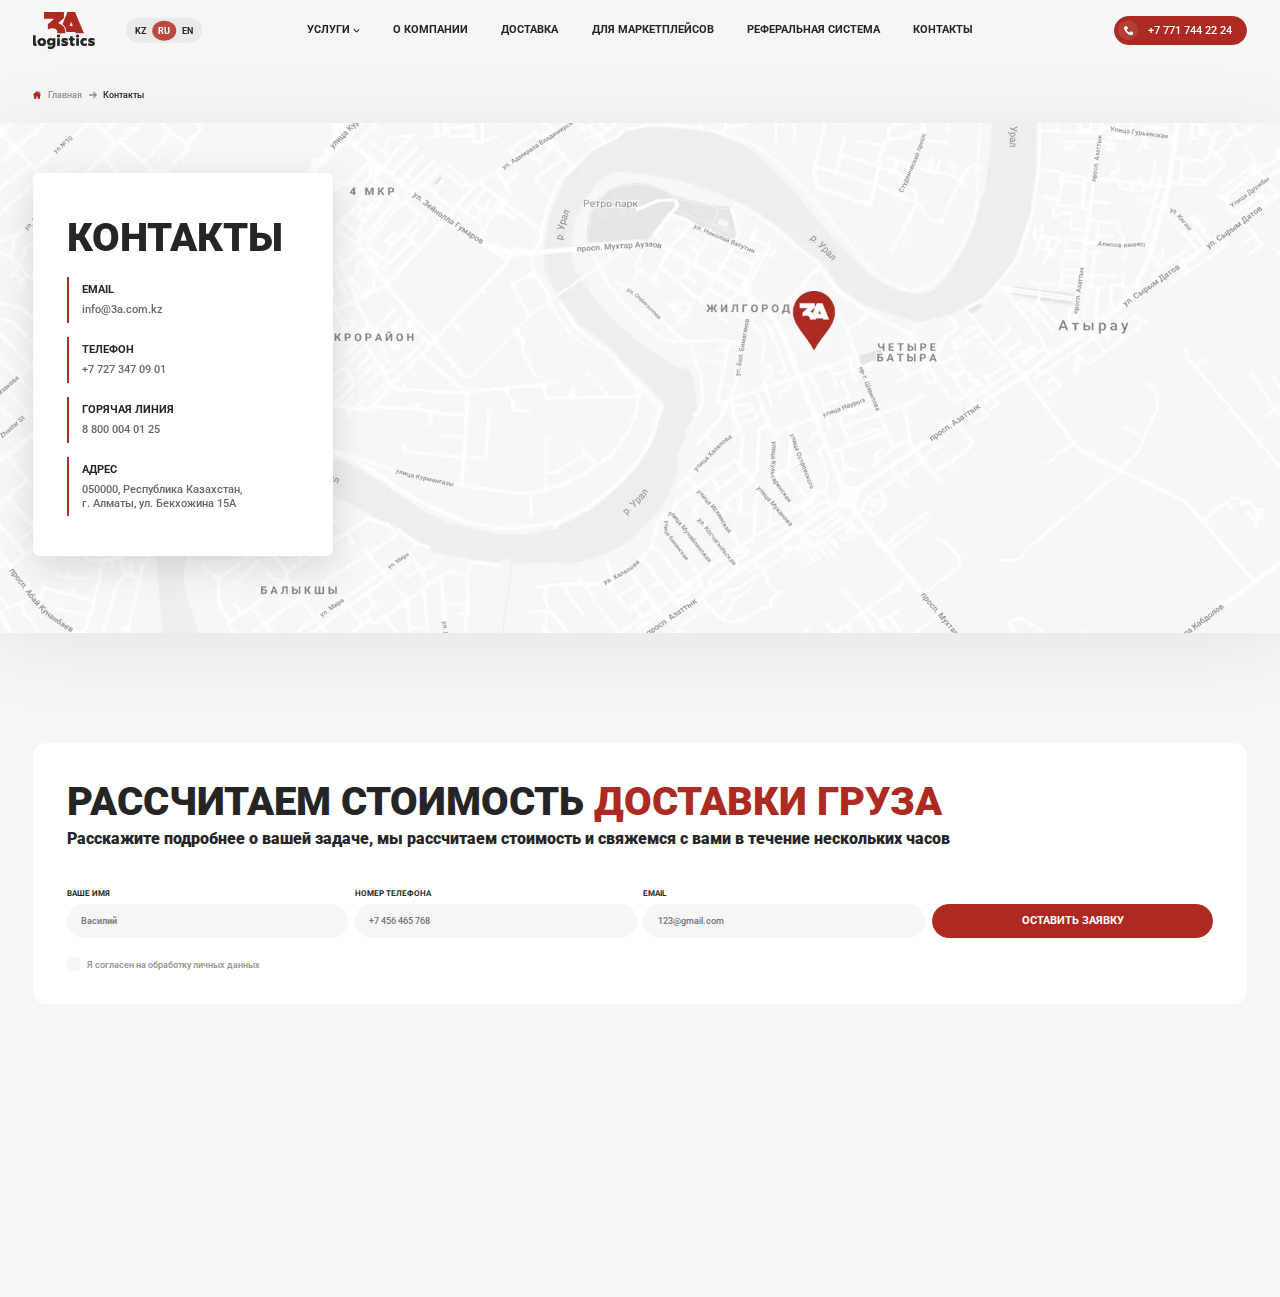
<file: contacts.html>
<!DOCTYPE html>
<html lang="Ru">

<head>
    <meta charset="UTF-8">
    <meta http-equiv="X-UA-Compatible" content="IE=edge">
    <meta name="viewport" content="width=device-width, initial-scale=1.0">
    <title>Contacts</title>
    <link rel="preconnect" href="https://fonts.googleapis.com">
    <link rel="preconnect" href="https://fonts.gstatic.com" crossorigin>
    <link href="https://fonts.googleapis.com/css2?family=Roboto:ital,wght@0,100..900;1,100..900&display=swap"
        rel="stylesheet">
    <link rel="stylesheet" href="css/swiper.css">
    <link rel="stylesheet" href="css/aos.css">
    <link rel="stylesheet" href="css/fancybox.css">
    <link rel="stylesheet" href="css/style.min.css">
</head>

<body>
    <div class="big-wrapper">
        <header class="header">
            <div class="container">
                <div class="header__inner">
                    <a class="header__logo logo" href="#">
                        <img src="images/logo.svg" alt="logo">
                    </a>
                    <div class="header__wrapper">
                        <div class="header__wrap">
                            <nav class="header__menu menu">
                                <ul class="menu__list menu-list">
                                    <li class="menu-list__item menu-item menu-item--active">
                                        <div class="menu-item__dropdown dropdown">
                                            <div class="dropdown__head dropdown-head">
                                                <span>
                                                    Услуги
                                                </span>
                                                <svg width="10" height="10" viewBox="0 0 10 10" fill="none"
                                                    xmlns="http://www.w3.org/2000/svg">
                                                    <path
                                                        d="M5.3902 7.7779L9.84025 3.32777C9.94325 3.22485 10 3.08745 10 2.94095C10 2.79445 9.94325 2.65705 9.84025 2.55412L9.51261 2.2264C9.29911 2.01315 8.95212 2.01315 8.73895 2.2264L5.00207 5.96328L1.26105 2.22226C1.15804 2.11933 1.02072 2.0625 0.874301 2.0625C0.727717 2.0625 0.590401 2.11933 0.487313 2.22226L0.159754 2.54998C0.056747 2.65298 -2.29202e-07 2.7903 -2.27455e-07 2.9368C-2.25708e-07 3.08331 0.056747 3.2207 0.159754 3.32363L4.61386 7.7779C4.7172 7.88107 4.85516 7.93774 5.00183 7.93741C5.14906 7.93774 5.28695 7.88107 5.3902 7.7779Z"
                                                        fill="#252525" />
                                                </svg>
                                            </div>
                                            <ul class="dropdown__list dropdown-list">
                                                <li class="dropdown-list__item dropdown-item">
                                                    <a class="dropdown-item__link" href="#">
                                                        Клиенты
                                                    </a>
                                                </li>
                                                <li class="dropdown-list__item dropdown-item">
                                                    <a class="dropdown-item__link " href="#">
                                                        Партнёры
                                                    </a>
                                                </li>
                                                <li class="dropdown-list__item dropdown-item">
                                                    <a class="dropdown-item__link " href="#">
                                                        Оборудование
                                                    </a>
                                                </li>
                                                <li class="dropdown-list__item dropdown-item">
                                                    <a class="dropdown-item__link " href="#">
                                                        Безопасность и качество
                                                    </a>
                                                </li>
                                            </ul>
                                        </div>
                                    </li>
                                    <li class="menu-list__item menu-item">
                                        <a class="menu-item__link" href="#">
                                            О компании
                                        </a>
                                    </li>
                                    <li class="menu-list__item menu-item">
                                        <a class="menu-item__link" href="#">
                                            Доставка
                                        </a>
                                    </li>
                                    <li class="menu-list__item menu-item">
                                        <a class="menu-item__link" href="#">
                                            Для маркетплейсов
                                        </a>
                                    </li>
                                    <li class="menu-list__item menu-item">
                                        <a class="menu-item__link" href="#">
                                            Реферальная система
                                        </a>
                                    </li>
                                    <li class="menu-list__item menu-item">
                                        <a class="menu-item__link" href="#">
                                            Контакты
                                        </a>
                                    </li>
                                </ul>
                            </nav>
                            <div class="header__langs langs">
                                <ul class="langs__list langs-list">
                                    <li class="langs-list__item langs-item">
                                        <a class="langs-item__link" href="#">
                                            KZ
                                        </a>
                                    </li>
                                    <li class="langs-list__item langs-item langs-item--active">
                                        RU
                                    </li>
                                    <li class="langs-list__item langs-item">
                                        <a class="langs-item__link" href="#">
                                            EN
                                        </a>
                                    </li>
                                </ul>
                            </div>
                        </div>
                    </div>
                    <a class="header__phone phone btn btn--red" href="tel:+77717442224">
                        <div class="btn__icon">
                            <svg width="14" height="14" viewBox="0 0 14 14" fill="none"
                                xmlns="http://www.w3.org/2000/svg">
                                <g clip-path="url(#clip0_5102_151825)">
                                    <g clip-path="url(#clip1_5102_151825)">
                                        <path
                                            d="M13.6199 10.2746L11.6661 8.32085C10.9684 7.62308 9.78218 7.90222 9.50307 8.80928C9.29374 9.4373 8.59597 9.78618 7.96799 9.6466C6.57246 9.29772 4.68849 7.48353 4.33961 6.01822C4.13028 5.39021 4.54894 4.69244 5.17693 4.48314C6.08402 4.20403 6.36313 3.01783 5.66536 2.32007L3.71162 0.366327C3.15341 -0.122109 2.31609 -0.122109 1.82766 0.366327L0.501902 1.69208C-0.823851 3.08761 0.641455 6.78576 3.92095 10.0653C7.20045 13.3448 10.8986 14.8799 12.2941 13.4843L13.6199 12.1586C14.1083 11.6003 14.1083 10.763 13.6199 10.2746Z"
                                            fill="white" />
                                    </g>
                                </g>
                                <defs>
                                    <clipPath id="clip0_5102_151825">
                                        <rect width="14" height="14" fill="white" />
                                    </clipPath>
                                    <clipPath id="clip1_5102_151825">
                                        <rect width="14" height="14" fill="white" />
                                    </clipPath>
                                </defs>
                            </svg>
                        </div>
                        <span>
                            +7 771 744 22 24
                        </span>
                    </a>
                    <div class="header__burger burger">
                        <span></span>
                        <span></span>
                        <span></span>
                    </div>
                </div>
            </div>
        </header>

        <div class="wrapper">
            <main class="main">
                <section class="main__contacts contacts">
                    <div class="container">
                        <div class="contacts__wrapper">
                            <picture class="contacts__map map">
                                <img class="map__img" src="images/map-img.jpg" alt="img" data-aos="zoom-out">
                            </picture>
                            <div class="contacts__inner relative">
                                <div class="contacts__breadcrumbs breadcrumbs" data-aos="fade-right">
                                    <ul class="breadcrumbs__list breadcrumbs-list">
                                        <li class="breadcrumbs-list__item breadcrumbs-item">
                                            <a class="breadcrumbs-item__link" href="#">
                                                <svg width="13" height="13" viewBox="0 0 13 13" fill="none"
                                                    xmlns="http://www.w3.org/2000/svg">
                                                    <g clip-path="url(#clip0_5102_151619)">
                                                        <path
                                                            d="M12.7817 5.81146L6.949 0.496757C6.69298 0.263442 6.30692 0.263468 6.05101 0.496731L0.218309 5.81149C0.0132296 5.99836 -0.0545125 6.28629 0.0456788 6.54499C0.145895 6.8037 0.389899 6.97085 0.667342 6.97085H1.59892V12.2958C1.59892 12.5069 1.77011 12.6781 1.98123 12.6781H5.17826C5.38938 12.6781 5.56056 12.5069 5.56056 12.2958V9.06265H7.43952V12.2958C7.43952 12.5069 7.6107 12.6781 7.82182 12.6781H11.0187C11.2298 12.6781 11.401 12.507 11.401 12.2958V6.97085H12.3328C12.6102 6.97085 12.8542 6.80367 12.9544 6.54499C13.0545 6.28626 12.9867 5.99836 12.7817 5.81146Z"
                                                            fill="#AC2A21" />
                                                        <path
                                                            d="M11.3018 1.08496H8.73438L11.6841 3.76712V1.46724C11.6841 1.25612 11.513 1.08496 11.3018 1.08496Z"
                                                            fill="#AC2A21" />
                                                    </g>
                                                    <defs>
                                                        <clipPath id="clip0_5102_151619">
                                                            <rect width="13" height="13" fill="white" />
                                                        </clipPath>
                                                    </defs>
                                                </svg>
                                                <span>
                                                    Главная
                                                </span>
                                            </a>
                                        </li>
                                        <li class="breadcrumbs-list__item breadcrumbs-item">
                                            <svg width="12" height="12" viewBox="0 0 12 12" fill="none"
                                                xmlns="http://www.w3.org/2000/svg">
                                                <g opacity="0.5">
                                                    <path
                                                        d="M11.8082 6.46637L7.47455 10.8001C7.35085 10.9238 7.18597 10.9917 7.01017 10.9917C6.83417 10.9917 6.66939 10.9237 6.54569 10.8001L6.15223 10.4065C6.02862 10.283 5.96052 10.118 5.96052 9.94215C5.96052 9.76634 6.02862 9.59581 6.15223 9.4723L8.6804 6.93856H0.648286C0.286143 6.93856 0 6.65505 0 6.29281V5.73643C0 5.37419 0.286143 5.06209 0.648286 5.06209H8.70908L6.15232 2.51421C6.02872 2.39051 5.96062 2.23002 5.96062 2.05412C5.96062 1.87841 6.02872 1.71559 6.15232 1.59198L6.54578 1.19969C6.66949 1.07598 6.83427 1.00857 7.01027 1.00857C7.18607 1.00857 7.35095 1.07686 7.47465 1.20057L11.8083 5.53419C11.9323 5.65828 12.0005 5.82394 12 6.00004C12.0004 6.17672 11.9323 6.34247 11.8082 6.46637Z"
                                                        fill="#252525" />
                                                </g>
                                            </svg>
                                            <span>
                                                Контакты
                                            </span>
                                        </li>
                                    </ul>
                                </div>
                                <div class="contacts__content contacts-content" data-aos="fade-right">
                                    <div class="contacts-content__titling titling titling--without-line">
                                        <h2 class="titling__title">
                                            Контакты
                                        </h2>
                                    </div>
                                    <ul class="contacts-content__list contacts-list">
                                        <li class="contacts-list__item contacts-item">
                                            <div class="contacts-item__suptext">
                                                EMAIL
                                            </div>
                                            <a class="contacts-item__link" href="mailto:info@3a.com.kz">
                                                info@3a.com.kz
                                            </a>
                                        </li>
                                        <li class="contacts-list__item contacts-item">
                                            <div class="contacts-item__suptext">
                                                ТЕЛЕФОН
                                            </div>
                                            <a class="contacts-item__link" href="tel:+77273470901">
                                                +7 727 347 09 01
                                            </a>
                                        </li>
                                        <li class="contacts-list__item contacts-item">
                                            <div class="contacts-item__suptext">
                                                ГОРЯЧАЯ ЛИНИЯ
                                            </div>
                                            <a class="contacts-item__link" href="tel:88000040125">
                                                8 800 004 01 25
                                            </a>
                                        </li>
                                        <li class="contacts-list__item contacts-item">
                                            <div class="contacts-item__suptext">
                                                АДРЕС
                                            </div>
                                            <a class="contacts-item__link" href="#">
                                                050000, Республика Казахстан, г. Алматы, ул. Бекхожина 15А
                                            </a>
                                        </li>
                                    </ul>
                                </div>
                            </div>
                        </div>
                    </div>
                </section>
                <section class="main__application application application--simple">
                    <div class="container">
                        <div class="application__inner" data-aos="fade-up">
                            <div class="application__titling titling titling--without-line">
                                <h2 class="titling__title">
                                    Рассчитаем стоимость
                                    <span>
                                        доставки груза
                                    </span>
                                </h2>
                                <p class="titling__text">
                                    Расскажите подробнее о вашей задаче, мы рассчитаем стоимость и свяжемся с вами в
                                    течение нескольких часов
                                </p>
                            </div>
                            <form class="application__form application-form" action="#" method="post">
                                <div class="application-form__inner">
                                    <div class="application-form__box application-box">
                                        <label class="application-box__label label" for="">
                                            Ваше имя
                                        </label>
                                        <input class="application-box__input input" type="text" placeholder="Василий">
                                    </div>
                                    <div class="application-form__box application-box">
                                        <label class="application-box__label label" for="">
                                            Номер телефона
                                        </label>
                                        <input class="application-box__input input" type="tel"
                                            placeholder="+7 456 465 768">
                                    </div>
                                    <div class="application-form__box application-box">
                                        <label class="application-box__label label" for="">
                                            Email
                                        </label>
                                        <input class="application-box__input input" type="email"
                                            placeholder="123@gmail.com">
                                    </div>
                                    <button class="application-form__btn btn btn--red" type="submit">
                                        Оставить заявку
                                    </button>
                                </div>
                                <div class="application-form__checkbox checkbox">
                                    <label class="container">
                                        <div class="form-bottom__checkbox checkbox">
                                            Я согласен на обработку личных данных
                                            <input type="checkbox">
                                            <span class="checkmark"></span>
                                        </div>
                                    </label>
                                </div>
                            </form>
                        </div>
                    </div>
                </section>
            </main>
            <footer class="footer" data-aos="fade">
                <div class="container">
                    <div class="footer__top footer-top">
                        <div class="footer-top__wrapper">
                            <a class="footer-top__logo logo" href="#">
                                <img class="logo__img" src="images/logo.svg" alt="logo">
                            </a>
                            <div class="footer__socials socials">
                                <ul class="socials__list socials-list">
                                    <li class="socials-list__item socials-item">
                                        <a class="socials-item__link" href="#">
                                            <svg width="20" height="20" viewBox="0 0 20 20" fill="none"
                                                xmlns="http://www.w3.org/2000/svg">
                                                <path
                                                    d="M11.5502 20V10.8777H14.6109L15.0701 7.32156H11.5502V5.05147C11.5502 4.0222 11.8348 3.32076 13.3125 3.32076L15.194 3.31999V0.13923C14.8686 0.0969453 13.7517 0 12.4517 0C9.73708 0 7.87861 1.65697 7.87861 4.69927V7.32156H4.80859V10.8777H7.87861V20H11.5502Z"
                                                    fill="#AC2A21" />
                                            </svg>
                                        </a>
                                    </li>
                                    <li class="socials-list__item socials-item">
                                        <a class="socials-item__link" href="#">
                                            <svg width="20" height="20" viewBox="0 0 20 20" fill="none"
                                                xmlns="http://www.w3.org/2000/svg">
                                                <g clip-path="url(#clip0_5102_151591)">
                                                    <path
                                                        d="M19.894 14.6002C19.8698 14.548 19.8472 14.5047 19.8262 14.47C19.4792 13.8451 18.8161 13.078 17.8373 12.1686L17.8166 12.1477L17.8063 12.1375L17.7958 12.1271H17.7853C17.341 11.7036 17.0597 11.4188 16.9419 11.2731C16.7264 10.9953 16.6781 10.7143 16.7959 10.4294C16.8791 10.2143 17.1918 9.75981 17.7331 9.06548C18.0178 8.69751 18.2433 8.40259 18.4099 8.1804C19.611 6.58363 20.1317 5.56328 19.9719 5.11893L19.9099 5.01509C19.8682 4.95258 19.7606 4.89539 19.5872 4.84324C19.4135 4.79119 19.1914 4.78258 18.9206 4.81727L15.9217 4.83798C15.8731 4.82077 15.8037 4.82237 15.7134 4.84324C15.6231 4.8641 15.5779 4.87457 15.5779 4.87457L15.5257 4.90064L15.4843 4.93197C15.4496 4.95269 15.4114 4.98913 15.3697 5.04121C15.3282 5.09311 15.2936 5.15402 15.2658 5.22343C14.9393 6.06342 14.5681 6.84441 14.1515 7.56635C13.8946 7.99683 13.6587 8.36991 13.4433 8.6858C13.2281 9.00158 13.0476 9.23424 12.9019 9.38337C12.756 9.53265 12.6244 9.65225 12.5061 9.74259C12.3881 9.83297 12.298 9.87116 12.2355 9.85719C12.173 9.84322 12.1141 9.82936 12.0583 9.8155C11.9612 9.75298 11.8831 9.66797 11.8242 9.56037C11.765 9.45278 11.7252 9.31736 11.7044 9.15422C11.6836 8.99096 11.6714 8.85055 11.6679 8.73248C11.6646 8.61457 11.6661 8.44778 11.6732 8.23259C11.6804 8.01729 11.6836 7.87162 11.6836 7.79525C11.6836 7.53141 11.6888 7.24506 11.6991 6.93614C11.7096 6.62722 11.7181 6.38245 11.7252 6.20213C11.7323 6.02163 11.7356 5.83066 11.7356 5.62933C11.7356 5.428 11.7233 5.27011 11.6991 5.15551C11.6752 5.04106 11.6385 4.92997 11.5901 4.82226C11.5414 4.71467 11.4701 4.63144 11.3766 4.57235C11.2829 4.51334 11.1664 4.46651 11.0278 4.43172C10.6598 4.34845 10.1912 4.30341 9.62185 4.2964C8.33069 4.28254 7.50105 4.36592 7.13311 4.54642C6.98733 4.62269 6.85541 4.72689 6.73746 4.8587C6.61247 5.01148 6.59504 5.09486 6.68527 5.10857C7.10186 5.17098 7.39677 5.32026 7.57035 5.55627L7.6329 5.68134C7.68155 5.77157 7.73013 5.93132 7.77875 6.16037C7.8273 6.38942 7.85863 6.64279 7.87241 6.92035C7.90706 7.42721 7.90706 7.86108 7.87241 8.22201C7.83765 8.58309 7.80483 8.86419 7.7735 9.06551C7.74217 9.26684 7.69534 9.42998 7.6329 9.5549C7.57035 9.67986 7.52873 9.75623 7.50787 9.78395C7.48704 9.81167 7.46968 9.82914 7.4559 9.836C7.36566 9.87057 7.27182 9.88819 7.17469 9.88819C7.07742 9.88819 6.95947 9.83953 6.82065 9.7423C6.68188 9.64506 6.53785 9.5115 6.38856 9.34139C6.23928 9.17125 6.07093 8.93348 5.88342 8.62806C5.69606 8.32264 5.50166 7.96167 5.30033 7.54516L5.13376 7.24309C5.02963 7.04877 4.88739 6.76581 4.70689 6.39449C4.52628 6.02301 4.36664 5.66369 4.22786 5.31658C4.17238 5.1708 4.08904 5.05981 3.97799 4.98344L3.92587 4.95211C3.89122 4.92439 3.8356 4.89495 3.7593 4.86359C3.68289 4.83226 3.60316 4.80979 3.51978 4.79597L0.666572 4.81668C0.375011 4.81668 0.177184 4.88274 0.073018 5.01466L0.0313299 5.07706C0.0105041 5.11182 0 5.16733 0 5.24374C0 5.32011 0.0208258 5.41385 0.0625139 5.52483C0.47903 6.50376 0.931983 7.44785 1.42137 8.35725C1.91076 9.26666 2.33603 9.99921 2.69692 10.5542C3.05789 11.1097 3.42583 11.6339 3.80073 12.1267C4.17563 12.6196 4.42379 12.9355 4.54521 13.0742C4.66677 13.2133 4.76225 13.3172 4.83166 13.3866L5.09204 13.6365C5.25865 13.8031 5.5033 14.0027 5.82612 14.2352C6.14901 14.4679 6.50648 14.6969 6.89871 14.9227C7.291 15.1482 7.74739 15.3322 8.2681 15.4744C8.78875 15.6169 9.2955 15.674 9.78842 15.6464H10.986C11.2288 15.6255 11.4128 15.5491 11.5379 15.4173L11.5793 15.3651C11.6072 15.3237 11.6333 15.2593 11.6573 15.1727C11.6817 15.0859 11.6938 14.9903 11.6938 14.8863C11.6867 14.5879 11.7094 14.3189 11.7614 14.0794C11.8133 13.84 11.8724 13.6595 11.9386 13.5379C12.0047 13.4165 12.0793 13.314 12.1624 13.2309C12.2456 13.1476 12.3049 13.0972 12.3397 13.0798C12.3743 13.0624 12.4019 13.0505 12.4227 13.0434C12.5893 12.9879 12.7854 13.0416 13.0112 13.2049C13.2369 13.3681 13.4486 13.5695 13.6465 13.8089C13.8444 14.0485 14.0821 14.3174 14.3597 14.6158C14.6376 14.9144 14.8805 15.1363 15.0886 15.2823L15.2968 15.4073C15.4359 15.4907 15.6164 15.567 15.8386 15.6364C16.0604 15.7058 16.2547 15.7232 16.4215 15.6885L19.0872 15.6469C19.3509 15.6469 19.556 15.6033 19.7015 15.5166C19.8474 15.4299 19.934 15.3343 19.9619 15.2303C19.9898 15.1262 19.9913 15.0081 19.9672 14.8761C19.9425 14.7444 19.9182 14.6523 19.894 14.6002Z"
                                                        fill="#AC2A21" />
                                                </g>
                                                <defs>
                                                    <clipPath id="clip0_5102_151591">
                                                        <rect width="20" height="20" fill="white" />
                                                    </clipPath>
                                                </defs>
                                            </svg>
                                        </a>
                                    </li>
                                    <li class="socials-list__item socials-item">
                                        <a class="socials-item__link" href="#">
                                            <svg width="20" height="20" viewBox="0 0 20 20" fill="none"
                                                xmlns="http://www.w3.org/2000/svg">
                                                <g clip-path="url(#clip0_5102_151594)">
                                                    <path
                                                        d="M14.5862 0H5.41381C2.42858 0 0 2.42858 0 5.41381V14.5863C0 17.5714 2.42858 20 5.41381 20H14.5863C17.5714 20 20 17.5714 20 14.5863V5.41381C20 2.42858 17.5714 0 14.5862 0V0ZM9.99998 15.4686C6.98454 15.4686 4.53139 13.0154 4.53139 9.99998C4.53139 6.98454 6.98454 4.53139 9.99998 4.53139C13.0154 4.53139 15.4686 6.98454 15.4686 9.99998C15.4686 13.0154 13.0154 15.4686 9.99998 15.4686ZM15.5993 5.82106C14.7082 5.82106 13.9834 5.09627 13.9834 4.20516C13.9834 3.31405 14.7082 2.58911 15.5993 2.58911C16.4904 2.58911 17.2154 3.31405 17.2154 4.20516C17.2154 5.09627 16.4904 5.82106 15.5993 5.82106Z"
                                                        fill="#AC2A21" />
                                                    <path
                                                        d="M9.99923 5.7041C7.63046 5.7041 5.70312 7.63128 5.70312 10.0002C5.70312 12.369 7.63046 14.2963 9.99923 14.2963C12.3682 14.2963 14.2953 12.369 14.2953 10.0002C14.2953 7.63128 12.3682 5.7041 9.99923 5.7041Z"
                                                        fill="#AC2A21" />
                                                    <path
                                                        d="M15.5997 3.76172C15.3552 3.76172 15.1562 3.96069 15.1562 4.20514C15.1562 4.44958 15.3552 4.64856 15.5997 4.64856C15.8443 4.64856 16.0432 4.44974 16.0432 4.20514C16.0432 3.96054 15.8443 3.76172 15.5997 3.76172Z"
                                                        fill="#AC2A21" />
                                                </g>
                                                <defs>
                                                    <clipPath id="clip0_5102_151594">
                                                        <rect width="20" height="20" fill="white" />
                                                    </clipPath>
                                                </defs>
                                            </svg>
                                        </a>
                                    </li>
                                    <li class="socials-list__item socials-item">
                                        <a class="socials-item__link" href="#">
                                            <svg width="20" height="20" viewBox="0 0 20 20" fill="none"
                                                xmlns="http://www.w3.org/2000/svg">
                                                <path
                                                    d="M19.15 4.45C18.6075 3.485 18.0188 3.3075 16.82 3.24C15.6225 3.15875 12.6112 3.125 10.0025 3.125C7.38875 3.125 4.37625 3.15875 3.18 3.23875C1.98375 3.3075 1.39375 3.48375 0.84625 4.45C0.2875 5.41375 0 7.07375 0 9.99625C0 9.99875 0 10 0 10C0 10.0025 0 10.0038 0 10.0038V10.0063C0 12.9163 0.2875 14.5887 0.84625 15.5425C1.39375 16.5075 1.9825 16.6825 3.17875 16.7638C4.37625 16.8338 7.38875 16.875 10.0025 16.875C12.6112 16.875 15.6225 16.8337 16.8212 16.765C18.02 16.6837 18.6087 16.5088 19.1513 15.5438C19.715 14.59 20 12.9175 20 10.0075C20 10.0075 20 10.0038 20 10.0013C20 10.0013 20 9.99875 20 9.9975C20 7.07375 19.715 5.41375 19.15 4.45ZM7.5 13.75V6.25L13.75 10L7.5 13.75Z"
                                                    fill="#AC2A21" />
                                            </svg>
                                        </a>
                                    </li>
                                    <li class="socials-list__item socials-item">
                                        <a class="socials-item__link" href="#">
                                            <svg width="20" height="20" viewBox="0 0 20 20" fill="none"
                                                xmlns="http://www.w3.org/2000/svg">
                                                <path
                                                    d="M20 3.79875C19.2563 4.125 18.4637 4.34125 17.6375 4.44625C18.4875 3.93875 19.1363 3.14125 19.4412 2.18C18.6488 2.6525 17.7738 2.98625 16.8412 3.1725C16.0887 2.37125 15.0162 1.875 13.8462 1.875C11.5763 1.875 9.74875 3.7175 9.74875 5.97625C9.74875 6.30125 9.77625 6.61375 9.84375 6.91125C6.435 6.745 3.41875 5.11125 1.3925 2.6225C1.03875 3.23625 0.83125 3.93875 0.83125 4.695C0.83125 6.115 1.5625 7.37375 2.6525 8.1025C1.99375 8.09 1.3475 7.89875 0.8 7.5975C0.8 7.61 0.8 7.62625 0.8 7.6425C0.8 9.635 2.22125 11.29 4.085 11.6712C3.75125 11.7625 3.3875 11.8062 3.01 11.8062C2.7475 11.8062 2.4825 11.7913 2.23375 11.7362C2.765 13.36 4.2725 14.5538 6.065 14.5925C4.67 15.6838 2.89875 16.3412 0.98125 16.3412C0.645 16.3412 0.3225 16.3263 0 16.285C1.81625 17.4563 3.96875 18.125 6.29 18.125C13.835 18.125 17.96 11.875 17.96 6.4575C17.96 6.27625 17.9538 6.10125 17.945 5.9275C18.7588 5.35 19.4425 4.62875 20 3.79875Z"
                                                    fill="#AC2A21" />
                                            </svg>
                                        </a>
                                    </li>
                                </ul>
                            </div>
                        </div>
                        <div class="footer-top__box footer-box">
                            <h5 class="footer-box__title">
                                Меню
                            </h5>
                            <nav class="footer-box__nav nav">
                                <ul class="nav__list nav-list">
                                    <li class="nav-list__item nav-item">
                                        <a class="nav-item__link" href="#">
                                            О компании
                                        </a>
                                    </li>
                                    <li class="nav-list__item nav-item">
                                        <a class="nav-item__link" href="#">
                                            Договор - оферта
                                        </a>
                                    </li>
                                    <li class="nav-list__item nav-item">
                                        <a class="nav-item__link" href="#">
                                            Контакты
                                        </a>
                                    </li>
                                    <li class="nav-list__item nav-item">
                                        <a class="nav-item__link" href="#">
                                            Личный кабинет
                                        </a>
                                    </li>
                                </ul>
                            </nav>
                        </div>
                        <div class="footer-top__box footer-box">
                            <h5 class="footer-box__title">
                                Услуги
                            </h5>
                            <nav class="footer-box__nav nav nav--grid">
                                <ul class="nav__list nav-list">
                                    <li class="nav-list__item nav-item">
                                        <a class="nav-item__link" href="#">
                                            Международные автомобильные перевозки
                                        </a>
                                    </li>
                                    <li class="nav-list__item nav-item">
                                        <a class="nav-item__link" href="#">
                                            Складская логистика и консолидация
                                        </a>
                                    </li>
                                    <li class="nav-list__item nav-item">
                                        <a class="nav-item__link" href="#">
                                            Сборные и генеральные грузы
                                        </a>
                                    </li>
                                    <li class="nav-list__item nav-item">
                                        <a class="nav-item__link" href="#">
                                            Экспедирование по территории Казахстана и РФ
                                        </a>
                                    </li>
                                    <li class="nav-list__item nav-item">
                                        <a class="nav-item__link" href="#">
                                            Температурные перевозки (рефрижераторы)
                                        </a>
                                    </li>
                                    <li class="nav-list__item nav-item">
                                        <a class="nav-item__link" href="#">
                                            Таможенное сопровождение
                                        </a>
                                    </li>
                                </ul>
                            </nav>
                        </div>
                        <div class="footer-top__box footer-box">
                            <h5 class="footer-box__title">
                                Контакты
                            </h5>
                            <div class="footer-box__connections connections">
                                <ul class="connections__list connections-list">
                                    <li class="connections-list__item connections-item">
                                        <div class="connections-item__icon">
                                            <svg width="14" height="14" viewBox="0 0 14 14" fill="none"
                                                xmlns="http://www.w3.org/2000/svg">
                                                <g clip-path="url(#clip0_5102_151570)">
                                                    <path d="M9.28125 7.07166L14.001 10.0554V3.96191L9.28125 7.07166Z"
                                                        fill="#AC2A21" />
                                                    <path d="M0 3.96191V10.0554L4.71975 7.07166L0 3.96191Z"
                                                        fill="#AC2A21" />
                                                    <path
                                                        d="M13.1261 2.1875H0.876094C0.439469 2.1875 0.0929687 2.513 0.0273438 2.93213L7.00109 7.52675L13.9748 2.93213C13.9092 2.513 13.5627 2.1875 13.1261 2.1875Z"
                                                        fill="#AC2A21" />
                                                    <path
                                                        d="M8.47809 7.60048L7.23997 8.41598C7.16647 8.46411 7.08334 8.48773 6.99934 8.48773C6.91534 8.48773 6.83222 8.46411 6.75872 8.41598L5.52059 7.59961L0.0273438 11.0742C0.0947188 11.4899 0.439469 11.8127 0.874344 11.8127H13.1243C13.5592 11.8127 13.904 11.4899 13.9713 11.0742L8.47809 7.60048Z"
                                                        fill="#AC2A21" />
                                                </g>
                                                <defs>
                                                    <clipPath id="clip0_5102_151570">
                                                        <rect width="14" height="14" fill="white" />
                                                    </clipPath>
                                                </defs>
                                            </svg>
                                        </div>
                                        <div class="connections-item__inner">
                                            <a class="connections-item__link" href="mailto:support@3Aassistance.com">
                                                support@3Aassistance.com
                                            </a>
                                        </div>
                                    </li>
                                    <li class="connections-list__item connections-item">
                                        <div class="connections-item__icon">
                                            <svg width="14" height="14" viewBox="0 0 14 14" fill="none"
                                                xmlns="http://www.w3.org/2000/svg">
                                                <g clip-path="url(#clip0_5102_151585)">
                                                    <path
                                                        d="M13.6199 10.2746L11.6661 8.32085C10.9684 7.62308 9.78218 7.90222 9.50307 8.80928C9.29374 9.4373 8.59597 9.78618 7.96799 9.6466C6.57246 9.29772 4.68849 7.48353 4.33961 6.01822C4.13028 5.39021 4.54894 4.69244 5.17693 4.48314C6.08402 4.20403 6.36313 3.01783 5.66536 2.32007L3.71162 0.366327C3.15341 -0.122109 2.31609 -0.122109 1.82766 0.366327L0.501902 1.69208C-0.823851 3.08761 0.641455 6.78576 3.92095 10.0653C7.20045 13.3448 10.8986 14.8799 12.2941 13.4843L13.6199 12.1586C14.1083 11.6003 14.1083 10.763 13.6199 10.2746Z"
                                                        fill="#AC2A21" />
                                                </g>
                                                <defs>
                                                    <clipPath id="clip0_5102_151585">
                                                        <rect width="14" height="14" fill="white" />
                                                    </clipPath>
                                                </defs>
                                            </svg>
                                        </div>
                                        <div class="connections-item__inner">
                                            <a class="connections-item__link" href="tel:88000040125">
                                                8 800 004 01 25
                                            </a>
                                            <a class="connections-item__link" href="tel:08008009999">
                                                0 800 800 99 99
                                            </a>
                                            <a class="connections-item__link" href="tel:87273470901">
                                                8 727 347 09 01
                                            </a>
                                        </div>
                                    </li>
                                </ul>
                            </div>
                        </div>
                    </div>
                    <div class="footer__bottom footer-bottom">
                        <p class="footer-bottom__copy">
                            © 2025 3a Logistics
                        </p>
                        <a class="footer-bottom__policy" href="#">
                            Публичная оферта
                        </a>
                        <a class="footer-bottom__developer" href="#">
                            Glonin.kz
                        </a>
                    </div>
                </div>
            </footer>
        </div>
    </div>

    <script src="js/jquery.js"></script>
    <script src="js/swiper.js"></script>
    <script src="js/aos.js"></script>
    <script src="js/fancybox.js"></script>
    <script src="js/main.min.js"></script>
</body>

</html>
</file>
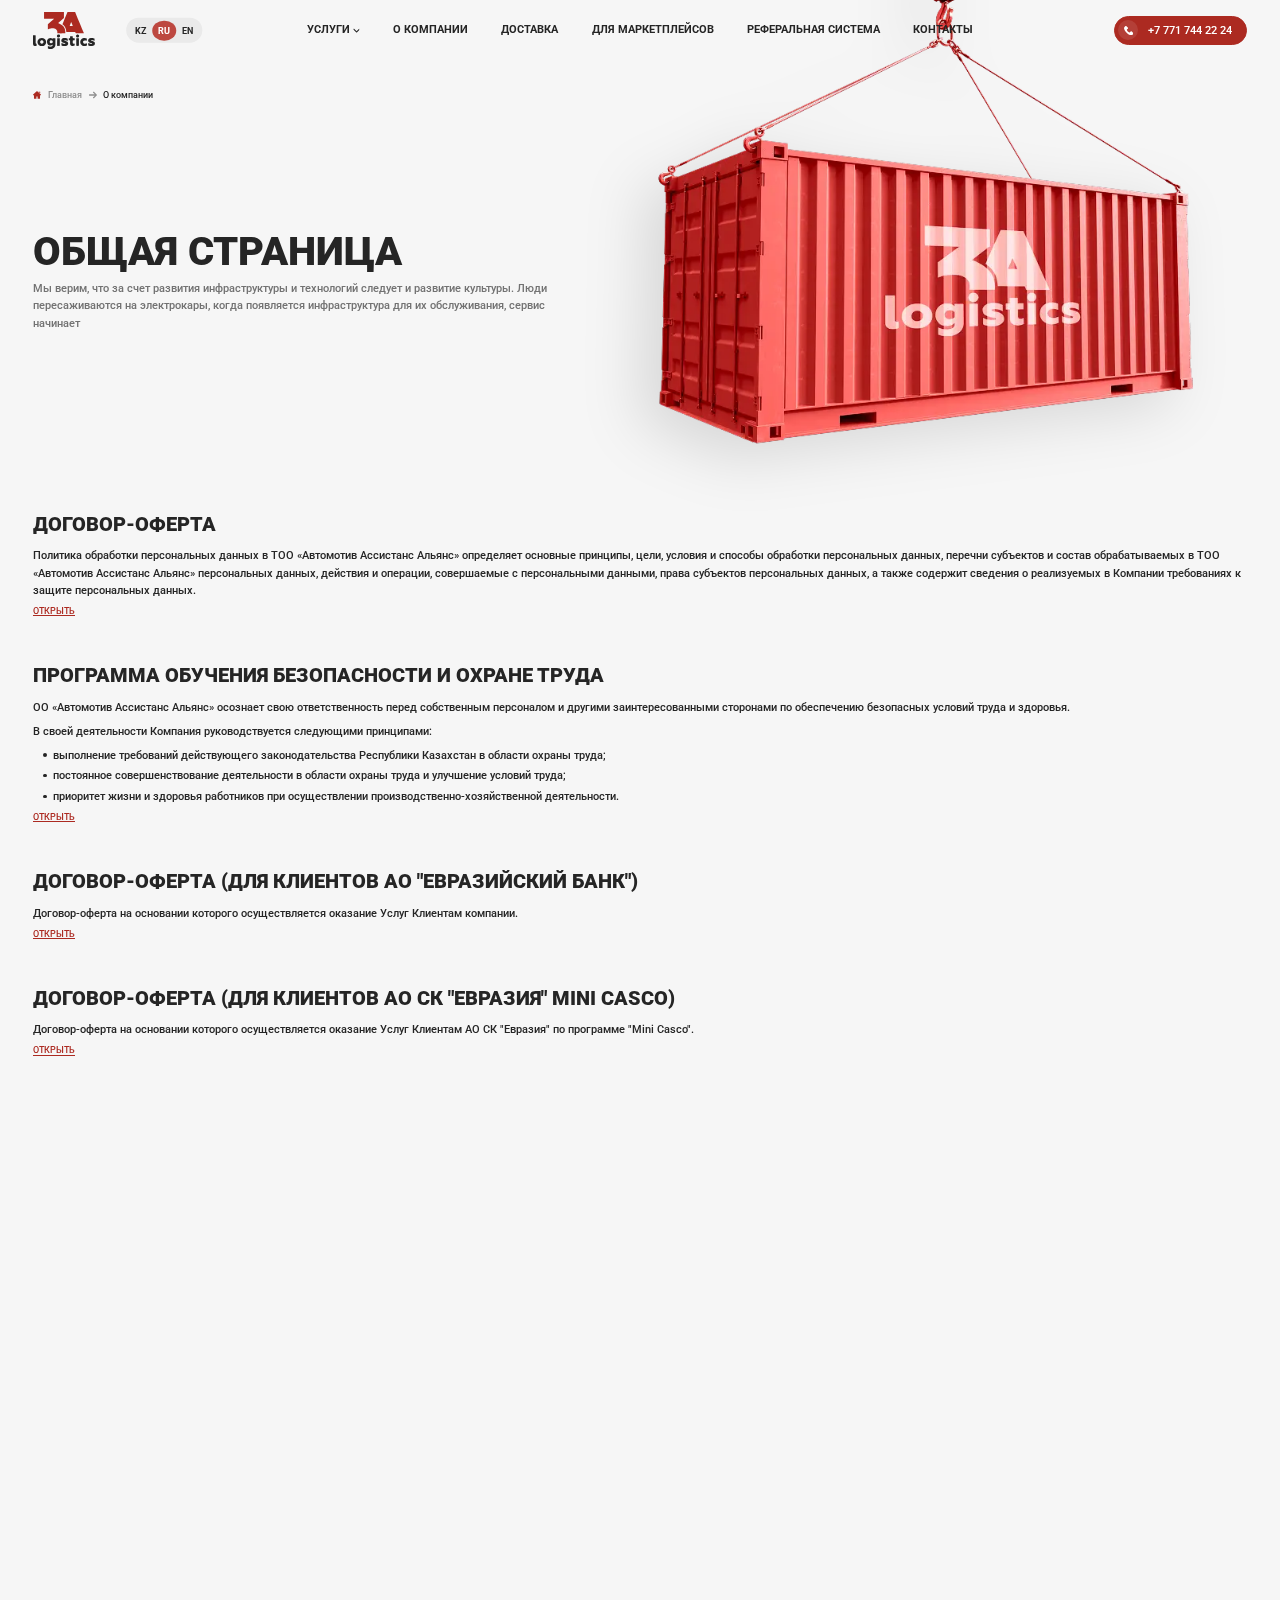
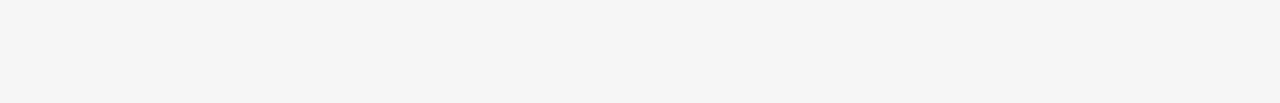
<file: general.html>
<!DOCTYPE html>
<html lang="Ru">

<head>
    <meta charset="UTF-8">
    <meta http-equiv="X-UA-Compatible" content="IE=edge">
    <meta name="viewport" content="width=device-width, initial-scale=1.0">
    <title>General</title>
    <link rel="preconnect" href="https://fonts.googleapis.com">
    <link rel="preconnect" href="https://fonts.gstatic.com" crossorigin>
    <link href="https://fonts.googleapis.com/css2?family=Roboto:ital,wght@0,100..900;1,100..900&display=swap"
        rel="stylesheet">
    <link rel="stylesheet" href="css/swiper.css">
    <link rel="stylesheet" href="css/aos.css">
    <link rel="stylesheet" href="css/fancybox.css">
    <link rel="stylesheet" href="css/style.min.css">
</head>

<body>
    <div class="big-wrapper">
        <header class="header">
            <div class="container">
                <div class="header__inner">
                    <a class="header__logo logo" href="#">
                        <img src="images/logo.svg" alt="logo">
                    </a>
                    <div class="header__wrapper">
                        <div class="header__wrap">
                            <nav class="header__menu menu">
                                <ul class="menu__list menu-list">
                                    <li class="menu-list__item menu-item menu-item--active">
                                        <div class="menu-item__dropdown dropdown">
                                            <div class="dropdown__head dropdown-head">
                                                <span>
                                                    Услуги
                                                </span>
                                                <svg width="10" height="10" viewBox="0 0 10 10" fill="none"
                                                    xmlns="http://www.w3.org/2000/svg">
                                                    <path
                                                        d="M5.3902 7.7779L9.84025 3.32777C9.94325 3.22485 10 3.08745 10 2.94095C10 2.79445 9.94325 2.65705 9.84025 2.55412L9.51261 2.2264C9.29911 2.01315 8.95212 2.01315 8.73895 2.2264L5.00207 5.96328L1.26105 2.22226C1.15804 2.11933 1.02072 2.0625 0.874301 2.0625C0.727717 2.0625 0.590401 2.11933 0.487313 2.22226L0.159754 2.54998C0.056747 2.65298 -2.29202e-07 2.7903 -2.27455e-07 2.9368C-2.25708e-07 3.08331 0.056747 3.2207 0.159754 3.32363L4.61386 7.7779C4.7172 7.88107 4.85516 7.93774 5.00183 7.93741C5.14906 7.93774 5.28695 7.88107 5.3902 7.7779Z"
                                                        fill="#252525" />
                                                </svg>
                                            </div>
                                            <ul class="dropdown__list dropdown-list">
                                                <li class="dropdown-list__item dropdown-item">
                                                    <a class="dropdown-item__link" href="#">
                                                        Клиенты
                                                    </a>
                                                </li>
                                                <li class="dropdown-list__item dropdown-item">
                                                    <a class="dropdown-item__link " href="#">
                                                        Партнёры
                                                    </a>
                                                </li>
                                                <li class="dropdown-list__item dropdown-item">
                                                    <a class="dropdown-item__link " href="#">
                                                        Оборудование
                                                    </a>
                                                </li>
                                                <li class="dropdown-list__item dropdown-item">
                                                    <a class="dropdown-item__link " href="#">
                                                        Безопасность и качество
                                                    </a>
                                                </li>
                                            </ul>
                                        </div>
                                    </li>
                                    <li class="menu-list__item menu-item">
                                        <a class="menu-item__link" href="#">
                                            О компании
                                        </a>
                                    </li>
                                    <li class="menu-list__item menu-item">
                                        <a class="menu-item__link" href="#">
                                            Доставка
                                        </a>
                                    </li>
                                    <li class="menu-list__item menu-item">
                                        <a class="menu-item__link" href="#">
                                            Для маркетплейсов
                                        </a>
                                    </li>
                                    <li class="menu-list__item menu-item">
                                        <a class="menu-item__link" href="#">
                                            Реферальная система
                                        </a>
                                    </li>
                                    <li class="menu-list__item menu-item">
                                        <a class="menu-item__link" href="#">
                                            Контакты
                                        </a>
                                    </li>
                                </ul>
                            </nav>
                            <div class="header__langs langs">
                                <ul class="langs__list langs-list">
                                    <li class="langs-list__item langs-item">
                                        <a class="langs-item__link" href="#">
                                            KZ
                                        </a>
                                    </li>
                                    <li class="langs-list__item langs-item langs-item--active">
                                        RU
                                    </li>
                                    <li class="langs-list__item langs-item">
                                        <a class="langs-item__link" href="#">
                                            EN
                                        </a>
                                    </li>
                                </ul>
                            </div>
                        </div>
                    </div>
                    <a class="header__phone phone btn btn--red" href="tel:+77717442224">
                        <div class="btn__icon">
                            <svg width="14" height="14" viewBox="0 0 14 14" fill="none"
                                xmlns="http://www.w3.org/2000/svg">
                                <g clip-path="url(#clip0_5102_151825)">
                                    <g clip-path="url(#clip1_5102_151825)">
                                        <path
                                            d="M13.6199 10.2746L11.6661 8.32085C10.9684 7.62308 9.78218 7.90222 9.50307 8.80928C9.29374 9.4373 8.59597 9.78618 7.96799 9.6466C6.57246 9.29772 4.68849 7.48353 4.33961 6.01822C4.13028 5.39021 4.54894 4.69244 5.17693 4.48314C6.08402 4.20403 6.36313 3.01783 5.66536 2.32007L3.71162 0.366327C3.15341 -0.122109 2.31609 -0.122109 1.82766 0.366327L0.501902 1.69208C-0.823851 3.08761 0.641455 6.78576 3.92095 10.0653C7.20045 13.3448 10.8986 14.8799 12.2941 13.4843L13.6199 12.1586C14.1083 11.6003 14.1083 10.763 13.6199 10.2746Z"
                                            fill="white" />
                                    </g>
                                </g>
                                <defs>
                                    <clipPath id="clip0_5102_151825">
                                        <rect width="14" height="14" fill="white" />
                                    </clipPath>
                                    <clipPath id="clip1_5102_151825">
                                        <rect width="14" height="14" fill="white" />
                                    </clipPath>
                                </defs>
                            </svg>
                        </div>
                        <span>
                            +7 771 744 22 24
                        </span>
                    </a>
                    <div class="header__burger burger">
                        <span></span>
                        <span></span>
                        <span></span>
                    </div>
                </div>
            </div>
        </header>

        <div class="wrapper">
            <main class="main">
                <section class="main__about about about--general">
                    <div class="container">
                        <div class="about__inner relative">
                            <div class="about__breadcrumbs breadcrumbs" data-aos="fade-right">
                                <ul class="breadcrumbs__list breadcrumbs-list">
                                    <li class="breadcrumbs-list__item breadcrumbs-item">
                                        <a class="breadcrumbs-item__link" href="#">
                                            <svg width="13" height="13" viewBox="0 0 13 13" fill="none"
                                                xmlns="http://www.w3.org/2000/svg">
                                                <g clip-path="url(#clip0_5102_151619)">
                                                    <path
                                                        d="M12.7817 5.81146L6.949 0.496757C6.69298 0.263442 6.30692 0.263468 6.05101 0.496731L0.218309 5.81149C0.0132296 5.99836 -0.0545125 6.28629 0.0456788 6.54499C0.145895 6.8037 0.389899 6.97085 0.667342 6.97085H1.59892V12.2958C1.59892 12.5069 1.77011 12.6781 1.98123 12.6781H5.17826C5.38938 12.6781 5.56056 12.5069 5.56056 12.2958V9.06265H7.43952V12.2958C7.43952 12.5069 7.6107 12.6781 7.82182 12.6781H11.0187C11.2298 12.6781 11.401 12.507 11.401 12.2958V6.97085H12.3328C12.6102 6.97085 12.8542 6.80367 12.9544 6.54499C13.0545 6.28626 12.9867 5.99836 12.7817 5.81146Z"
                                                        fill="#AC2A21" />
                                                    <path
                                                        d="M11.3018 1.08496H8.73438L11.6841 3.76712V1.46724C11.6841 1.25612 11.513 1.08496 11.3018 1.08496Z"
                                                        fill="#AC2A21" />
                                                </g>
                                                <defs>
                                                    <clipPath id="clip0_5102_151619">
                                                        <rect width="13" height="13" fill="white" />
                                                    </clipPath>
                                                </defs>
                                            </svg>
                                            <span>
                                                Главная
                                            </span>
                                        </a>
                                    </li>
                                    <li class="breadcrumbs-list__item breadcrumbs-item">
                                        <svg width="12" height="12" viewBox="0 0 12 12" fill="none"
                                            xmlns="http://www.w3.org/2000/svg">
                                            <g opacity="0.5">
                                                <path
                                                    d="M11.8082 6.46637L7.47455 10.8001C7.35085 10.9238 7.18597 10.9917 7.01017 10.9917C6.83417 10.9917 6.66939 10.9237 6.54569 10.8001L6.15223 10.4065C6.02862 10.283 5.96052 10.118 5.96052 9.94215C5.96052 9.76634 6.02862 9.59581 6.15223 9.4723L8.6804 6.93856H0.648286C0.286143 6.93856 0 6.65505 0 6.29281V5.73643C0 5.37419 0.286143 5.06209 0.648286 5.06209H8.70908L6.15232 2.51421C6.02872 2.39051 5.96062 2.23002 5.96062 2.05412C5.96062 1.87841 6.02872 1.71559 6.15232 1.59198L6.54578 1.19969C6.66949 1.07598 6.83427 1.00857 7.01027 1.00857C7.18607 1.00857 7.35095 1.07686 7.47465 1.20057L11.8083 5.53419C11.9323 5.65828 12.0005 5.82394 12 6.00004C12.0004 6.17672 11.9323 6.34247 11.8082 6.46637Z"
                                                    fill="#252525" />
                                            </g>
                                        </svg>
                                        <span>
                                            О компании
                                        </span>
                                    </li>
                                </ul>
                            </div>
                            <div class="about__body about-body">
                                <div class="about-body__titling titling" data-aos="fade-right">
                                    <h2 class="titling__title">
                                        Общая страница
                                    </h2>
                                    <p class="titling__text">
                                        Мы верим, что за счет развития инфраструктуры и технологий следует и развитие
                                        культуры. Люди пересаживаются на электрокары, когда появляется инфраструктура
                                        для их обслуживания, сервис начинает
                                    </p>
                                </div>
                            </div>
                            <picture class="about__img about-img">
                                <img class="about-img__image" src="images/about-img-2.png" alt="img"
                                    data-aos="fade-down">
                            </picture>
                        </div>
                    </div>
                </section>
                <section class="main__details details">
                    <div class="container">
                        <div class="details__inner" data-aos="fade-up">
                            <div>
                                <h2>
                                    ДОГОВОР-ОФЕРТА
                                </h2>
                                <p>
                                    Политика обработки персональных данных в ТОО «Автомотив Ассистанс Альянс» определяет
                                    основные принципы, цели, условия и способы обработки персональных данных, перечни
                                    субъектов и состав обрабатываемых в ТОО «Автомотив Ассистанс Альянс» персональных
                                    данных, действия и операции, совершаемые с персональными данными, права субъектов
                                    персональных данных, а также содержит сведения о реализуемых в Компании требованиях
                                    к защите персональных данных.
                                </p>
                                <a href="#">
                                    открыть
                                </a>
                            </div>
                            <div>
                                <h2>
                                    ПРОГРАММА ОБУЧЕНИЯ БЕЗОПАСНОСТИ И ОХРАНЕ ТРУДА
                                </h2>
                                <p>
                                    ОО «Автомотив Ассистанс Альянс» осознает свою ответственность перед собственным
                                    персоналом и другими заинтересованными сторонами по обеспечению безопасных условий
                                    труда и здоровья.
                                </p>
                                <p>
                                    В своей деятельности Компания руководствуется следующими
                                    принципами:
                                </p>
                                <ul>
                                    <li>
                                        выполнение требований действующего законодательства Республики Казахстан в
                                        области
                                        охраны труда;
                                    </li>
                                    <li>
                                        постоянное совершенствование деятельности в области охраны труда и улучшение
                                        условий
                                        труда;
                                    </li>
                                    <li>
                                        приоритет жизни и здоровья работников при осуществлении
                                        производственно-хозяйственной деятельности.
                                    </li>
                                </ul>
                                <a href="#">
                                    открыть
                                </a>
                            </div>
                            <div>
                                <h2>
                                    ДОГОВОР-ОФЕРТА (ДЛЯ КЛИЕНТОВ АО "ЕВРАЗИЙСКИЙ БАНК")
                                </h2>
                                <p>
                                    Договор-оферта на основании которого осуществляется оказание Услуг Клиентам
                                    компании.
                                </p>
                                <a href="#">
                                    открыть
                                </a>
                            </div>
                            <div>
                                <h2>
                                    ДОГОВОР-ОФЕРТА (ДЛЯ КЛИЕНТОВ АО СК "ЕВРАЗИЯ" MINI CASCO)
                                </h2>
                                <p>
                                    Договор-оферта на основании которого осуществляется оказание Услуг Клиентам АО СК
                                    "Евразия" по программе "Mini Casco".
                                </p>
                                <a href="#">
                                    открыть
                                </a>
                            </div>
                        </div>
                    </div>
                </section>
                <section class="main__application application application--simple">
                    <div class="container">
                        <div class="application__inner" data-aos="fade-up">
                            <div class="application__titling titling titling--without-line">
                                <h2 class="titling__title">
                                    Рассчитаем стоимость
                                    <span>
                                        доставки груза
                                    </span>
                                </h2>
                                <p class="titling__text">
                                    Расскажите подробнее о вашей задаче, мы рассчитаем стоимость и свяжемся с вами в
                                    течение нескольких часов
                                </p>
                            </div>
                            <form class="application__form application-form" action="#" method="post">
                                <div class="application-form__inner">
                                    <div class="application-form__box application-box">
                                        <label class="application-box__label label" for="">
                                            Ваше имя
                                        </label>
                                        <input class="application-box__input input" type="text" placeholder="Василий">
                                    </div>
                                    <div class="application-form__box application-box">
                                        <label class="application-box__label label" for="">
                                            Номер телефона
                                        </label>
                                        <input class="application-box__input input" type="tel"
                                            placeholder="+7 456 465 768">
                                    </div>
                                    <div class="application-form__box application-box">
                                        <label class="application-box__label label" for="">
                                            Email
                                        </label>
                                        <input class="application-box__input input" type="email"
                                            placeholder="123@gmail.com">
                                    </div>
                                    <button class="application-form__btn btn btn--red" type="submit">
                                        Оставить заявку
                                    </button>
                                </div>
                                <div class="application-form__checkbox checkbox">
                                    <label class="container">
                                        <div class="form-bottom__checkbox checkbox">
                                            Я согласен на обработку личных данных
                                            <input type="checkbox">
                                            <span class="checkmark"></span>
                                        </div>
                                    </label>
                                </div>
                            </form>
                        </div>
                    </div>
                </section>
            </main>
            <footer class="footer" data-aos="fade">
                <div class="container">
                    <div class="footer__top footer-top">
                        <div class="footer-top__wrapper">
                            <a class="footer-top__logo logo" href="#">
                                <img class="logo__img" src="images/logo.svg" alt="logo">
                            </a>
                            <div class="footer__socials socials">
                                <ul class="socials__list socials-list">
                                    <li class="socials-list__item socials-item">
                                        <a class="socials-item__link" href="#">
                                            <svg width="20" height="20" viewBox="0 0 20 20" fill="none"
                                                xmlns="http://www.w3.org/2000/svg">
                                                <path
                                                    d="M11.5502 20V10.8777H14.6109L15.0701 7.32156H11.5502V5.05147C11.5502 4.0222 11.8348 3.32076 13.3125 3.32076L15.194 3.31999V0.13923C14.8686 0.0969453 13.7517 0 12.4517 0C9.73708 0 7.87861 1.65697 7.87861 4.69927V7.32156H4.80859V10.8777H7.87861V20H11.5502Z"
                                                    fill="#AC2A21" />
                                            </svg>
                                        </a>
                                    </li>
                                    <li class="socials-list__item socials-item">
                                        <a class="socials-item__link" href="#">
                                            <svg width="20" height="20" viewBox="0 0 20 20" fill="none"
                                                xmlns="http://www.w3.org/2000/svg">
                                                <g clip-path="url(#clip0_5102_151591)">
                                                    <path
                                                        d="M19.894 14.6002C19.8698 14.548 19.8472 14.5047 19.8262 14.47C19.4792 13.8451 18.8161 13.078 17.8373 12.1686L17.8166 12.1477L17.8063 12.1375L17.7958 12.1271H17.7853C17.341 11.7036 17.0597 11.4188 16.9419 11.2731C16.7264 10.9953 16.6781 10.7143 16.7959 10.4294C16.8791 10.2143 17.1918 9.75981 17.7331 9.06548C18.0178 8.69751 18.2433 8.40259 18.4099 8.1804C19.611 6.58363 20.1317 5.56328 19.9719 5.11893L19.9099 5.01509C19.8682 4.95258 19.7606 4.89539 19.5872 4.84324C19.4135 4.79119 19.1914 4.78258 18.9206 4.81727L15.9217 4.83798C15.8731 4.82077 15.8037 4.82237 15.7134 4.84324C15.6231 4.8641 15.5779 4.87457 15.5779 4.87457L15.5257 4.90064L15.4843 4.93197C15.4496 4.95269 15.4114 4.98913 15.3697 5.04121C15.3282 5.09311 15.2936 5.15402 15.2658 5.22343C14.9393 6.06342 14.5681 6.84441 14.1515 7.56635C13.8946 7.99683 13.6587 8.36991 13.4433 8.6858C13.2281 9.00158 13.0476 9.23424 12.9019 9.38337C12.756 9.53265 12.6244 9.65225 12.5061 9.74259C12.3881 9.83297 12.298 9.87116 12.2355 9.85719C12.173 9.84322 12.1141 9.82936 12.0583 9.8155C11.9612 9.75298 11.8831 9.66797 11.8242 9.56037C11.765 9.45278 11.7252 9.31736 11.7044 9.15422C11.6836 8.99096 11.6714 8.85055 11.6679 8.73248C11.6646 8.61457 11.6661 8.44778 11.6732 8.23259C11.6804 8.01729 11.6836 7.87162 11.6836 7.79525C11.6836 7.53141 11.6888 7.24506 11.6991 6.93614C11.7096 6.62722 11.7181 6.38245 11.7252 6.20213C11.7323 6.02163 11.7356 5.83066 11.7356 5.62933C11.7356 5.428 11.7233 5.27011 11.6991 5.15551C11.6752 5.04106 11.6385 4.92997 11.5901 4.82226C11.5414 4.71467 11.4701 4.63144 11.3766 4.57235C11.2829 4.51334 11.1664 4.46651 11.0278 4.43172C10.6598 4.34845 10.1912 4.30341 9.62185 4.2964C8.33069 4.28254 7.50105 4.36592 7.13311 4.54642C6.98733 4.62269 6.85541 4.72689 6.73746 4.8587C6.61247 5.01148 6.59504 5.09486 6.68527 5.10857C7.10186 5.17098 7.39677 5.32026 7.57035 5.55627L7.6329 5.68134C7.68155 5.77157 7.73013 5.93132 7.77875 6.16037C7.8273 6.38942 7.85863 6.64279 7.87241 6.92035C7.90706 7.42721 7.90706 7.86108 7.87241 8.22201C7.83765 8.58309 7.80483 8.86419 7.7735 9.06551C7.74217 9.26684 7.69534 9.42998 7.6329 9.5549C7.57035 9.67986 7.52873 9.75623 7.50787 9.78395C7.48704 9.81167 7.46968 9.82914 7.4559 9.836C7.36566 9.87057 7.27182 9.88819 7.17469 9.88819C7.07742 9.88819 6.95947 9.83953 6.82065 9.7423C6.68188 9.64506 6.53785 9.5115 6.38856 9.34139C6.23928 9.17125 6.07093 8.93348 5.88342 8.62806C5.69606 8.32264 5.50166 7.96167 5.30033 7.54516L5.13376 7.24309C5.02963 7.04877 4.88739 6.76581 4.70689 6.39449C4.52628 6.02301 4.36664 5.66369 4.22786 5.31658C4.17238 5.1708 4.08904 5.05981 3.97799 4.98344L3.92587 4.95211C3.89122 4.92439 3.8356 4.89495 3.7593 4.86359C3.68289 4.83226 3.60316 4.80979 3.51978 4.79597L0.666572 4.81668C0.375011 4.81668 0.177184 4.88274 0.073018 5.01466L0.0313299 5.07706C0.0105041 5.11182 0 5.16733 0 5.24374C0 5.32011 0.0208258 5.41385 0.0625139 5.52483C0.47903 6.50376 0.931983 7.44785 1.42137 8.35725C1.91076 9.26666 2.33603 9.99921 2.69692 10.5542C3.05789 11.1097 3.42583 11.6339 3.80073 12.1267C4.17563 12.6196 4.42379 12.9355 4.54521 13.0742C4.66677 13.2133 4.76225 13.3172 4.83166 13.3866L5.09204 13.6365C5.25865 13.8031 5.5033 14.0027 5.82612 14.2352C6.14901 14.4679 6.50648 14.6969 6.89871 14.9227C7.291 15.1482 7.74739 15.3322 8.2681 15.4744C8.78875 15.6169 9.2955 15.674 9.78842 15.6464H10.986C11.2288 15.6255 11.4128 15.5491 11.5379 15.4173L11.5793 15.3651C11.6072 15.3237 11.6333 15.2593 11.6573 15.1727C11.6817 15.0859 11.6938 14.9903 11.6938 14.8863C11.6867 14.5879 11.7094 14.3189 11.7614 14.0794C11.8133 13.84 11.8724 13.6595 11.9386 13.5379C12.0047 13.4165 12.0793 13.314 12.1624 13.2309C12.2456 13.1476 12.3049 13.0972 12.3397 13.0798C12.3743 13.0624 12.4019 13.0505 12.4227 13.0434C12.5893 12.9879 12.7854 13.0416 13.0112 13.2049C13.2369 13.3681 13.4486 13.5695 13.6465 13.8089C13.8444 14.0485 14.0821 14.3174 14.3597 14.6158C14.6376 14.9144 14.8805 15.1363 15.0886 15.2823L15.2968 15.4073C15.4359 15.4907 15.6164 15.567 15.8386 15.6364C16.0604 15.7058 16.2547 15.7232 16.4215 15.6885L19.0872 15.6469C19.3509 15.6469 19.556 15.6033 19.7015 15.5166C19.8474 15.4299 19.934 15.3343 19.9619 15.2303C19.9898 15.1262 19.9913 15.0081 19.9672 14.8761C19.9425 14.7444 19.9182 14.6523 19.894 14.6002Z"
                                                        fill="#AC2A21" />
                                                </g>
                                                <defs>
                                                    <clipPath id="clip0_5102_151591">
                                                        <rect width="20" height="20" fill="white" />
                                                    </clipPath>
                                                </defs>
                                            </svg>
                                        </a>
                                    </li>
                                    <li class="socials-list__item socials-item">
                                        <a class="socials-item__link" href="#">
                                            <svg width="20" height="20" viewBox="0 0 20 20" fill="none"
                                                xmlns="http://www.w3.org/2000/svg">
                                                <g clip-path="url(#clip0_5102_151594)">
                                                    <path
                                                        d="M14.5862 0H5.41381C2.42858 0 0 2.42858 0 5.41381V14.5863C0 17.5714 2.42858 20 5.41381 20H14.5863C17.5714 20 20 17.5714 20 14.5863V5.41381C20 2.42858 17.5714 0 14.5862 0V0ZM9.99998 15.4686C6.98454 15.4686 4.53139 13.0154 4.53139 9.99998C4.53139 6.98454 6.98454 4.53139 9.99998 4.53139C13.0154 4.53139 15.4686 6.98454 15.4686 9.99998C15.4686 13.0154 13.0154 15.4686 9.99998 15.4686ZM15.5993 5.82106C14.7082 5.82106 13.9834 5.09627 13.9834 4.20516C13.9834 3.31405 14.7082 2.58911 15.5993 2.58911C16.4904 2.58911 17.2154 3.31405 17.2154 4.20516C17.2154 5.09627 16.4904 5.82106 15.5993 5.82106Z"
                                                        fill="#AC2A21" />
                                                    <path
                                                        d="M9.99923 5.7041C7.63046 5.7041 5.70312 7.63128 5.70312 10.0002C5.70312 12.369 7.63046 14.2963 9.99923 14.2963C12.3682 14.2963 14.2953 12.369 14.2953 10.0002C14.2953 7.63128 12.3682 5.7041 9.99923 5.7041Z"
                                                        fill="#AC2A21" />
                                                    <path
                                                        d="M15.5997 3.76172C15.3552 3.76172 15.1562 3.96069 15.1562 4.20514C15.1562 4.44958 15.3552 4.64856 15.5997 4.64856C15.8443 4.64856 16.0432 4.44974 16.0432 4.20514C16.0432 3.96054 15.8443 3.76172 15.5997 3.76172Z"
                                                        fill="#AC2A21" />
                                                </g>
                                                <defs>
                                                    <clipPath id="clip0_5102_151594">
                                                        <rect width="20" height="20" fill="white" />
                                                    </clipPath>
                                                </defs>
                                            </svg>
                                        </a>
                                    </li>
                                    <li class="socials-list__item socials-item">
                                        <a class="socials-item__link" href="#">
                                            <svg width="20" height="20" viewBox="0 0 20 20" fill="none"
                                                xmlns="http://www.w3.org/2000/svg">
                                                <path
                                                    d="M19.15 4.45C18.6075 3.485 18.0188 3.3075 16.82 3.24C15.6225 3.15875 12.6112 3.125 10.0025 3.125C7.38875 3.125 4.37625 3.15875 3.18 3.23875C1.98375 3.3075 1.39375 3.48375 0.84625 4.45C0.2875 5.41375 0 7.07375 0 9.99625C0 9.99875 0 10 0 10C0 10.0025 0 10.0038 0 10.0038V10.0063C0 12.9163 0.2875 14.5887 0.84625 15.5425C1.39375 16.5075 1.9825 16.6825 3.17875 16.7638C4.37625 16.8338 7.38875 16.875 10.0025 16.875C12.6112 16.875 15.6225 16.8337 16.8212 16.765C18.02 16.6837 18.6087 16.5088 19.1513 15.5438C19.715 14.59 20 12.9175 20 10.0075C20 10.0075 20 10.0038 20 10.0013C20 10.0013 20 9.99875 20 9.9975C20 7.07375 19.715 5.41375 19.15 4.45ZM7.5 13.75V6.25L13.75 10L7.5 13.75Z"
                                                    fill="#AC2A21" />
                                            </svg>
                                        </a>
                                    </li>
                                    <li class="socials-list__item socials-item">
                                        <a class="socials-item__link" href="#">
                                            <svg width="20" height="20" viewBox="0 0 20 20" fill="none"
                                                xmlns="http://www.w3.org/2000/svg">
                                                <path
                                                    d="M20 3.79875C19.2563 4.125 18.4637 4.34125 17.6375 4.44625C18.4875 3.93875 19.1363 3.14125 19.4412 2.18C18.6488 2.6525 17.7738 2.98625 16.8412 3.1725C16.0887 2.37125 15.0162 1.875 13.8462 1.875C11.5763 1.875 9.74875 3.7175 9.74875 5.97625C9.74875 6.30125 9.77625 6.61375 9.84375 6.91125C6.435 6.745 3.41875 5.11125 1.3925 2.6225C1.03875 3.23625 0.83125 3.93875 0.83125 4.695C0.83125 6.115 1.5625 7.37375 2.6525 8.1025C1.99375 8.09 1.3475 7.89875 0.8 7.5975C0.8 7.61 0.8 7.62625 0.8 7.6425C0.8 9.635 2.22125 11.29 4.085 11.6712C3.75125 11.7625 3.3875 11.8062 3.01 11.8062C2.7475 11.8062 2.4825 11.7913 2.23375 11.7362C2.765 13.36 4.2725 14.5538 6.065 14.5925C4.67 15.6838 2.89875 16.3412 0.98125 16.3412C0.645 16.3412 0.3225 16.3263 0 16.285C1.81625 17.4563 3.96875 18.125 6.29 18.125C13.835 18.125 17.96 11.875 17.96 6.4575C17.96 6.27625 17.9538 6.10125 17.945 5.9275C18.7588 5.35 19.4425 4.62875 20 3.79875Z"
                                                    fill="#AC2A21" />
                                            </svg>
                                        </a>
                                    </li>
                                </ul>
                            </div>
                        </div>
                        <div class="footer-top__box footer-box">
                            <h5 class="footer-box__title">
                                Меню
                            </h5>
                            <nav class="footer-box__nav nav">
                                <ul class="nav__list nav-list">
                                    <li class="nav-list__item nav-item">
                                        <a class="nav-item__link" href="#">
                                            О компании
                                        </a>
                                    </li>
                                    <li class="nav-list__item nav-item">
                                        <a class="nav-item__link" href="#">
                                            Договор - оферта
                                        </a>
                                    </li>
                                    <li class="nav-list__item nav-item">
                                        <a class="nav-item__link" href="#">
                                            Контакты
                                        </a>
                                    </li>
                                    <li class="nav-list__item nav-item">
                                        <a class="nav-item__link" href="#">
                                            Личный кабинет
                                        </a>
                                    </li>
                                </ul>
                            </nav>
                        </div>
                        <div class="footer-top__box footer-box">
                            <h5 class="footer-box__title">
                                Услуги
                            </h5>
                            <nav class="footer-box__nav nav nav--grid">
                                <ul class="nav__list nav-list">
                                    <li class="nav-list__item nav-item">
                                        <a class="nav-item__link" href="#">
                                            Международные автомобильные перевозки
                                        </a>
                                    </li>
                                    <li class="nav-list__item nav-item">
                                        <a class="nav-item__link" href="#">
                                            Складская логистика и консолидация
                                        </a>
                                    </li>
                                    <li class="nav-list__item nav-item">
                                        <a class="nav-item__link" href="#">
                                            Сборные и генеральные грузы
                                        </a>
                                    </li>
                                    <li class="nav-list__item nav-item">
                                        <a class="nav-item__link" href="#">
                                            Экспедирование по территории Казахстана и РФ
                                        </a>
                                    </li>
                                    <li class="nav-list__item nav-item">
                                        <a class="nav-item__link" href="#">
                                            Температурные перевозки (рефрижераторы)
                                        </a>
                                    </li>
                                    <li class="nav-list__item nav-item">
                                        <a class="nav-item__link" href="#">
                                            Таможенное сопровождение
                                        </a>
                                    </li>
                                </ul>
                            </nav>
                        </div>
                        <div class="footer-top__box footer-box">
                            <h5 class="footer-box__title">
                                Контакты
                            </h5>
                            <div class="footer-box__connections connections">
                                <ul class="connections__list connections-list">
                                    <li class="connections-list__item connections-item">
                                        <div class="connections-item__icon">
                                            <svg width="14" height="14" viewBox="0 0 14 14" fill="none"
                                                xmlns="http://www.w3.org/2000/svg">
                                                <g clip-path="url(#clip0_5102_151570)">
                                                    <path d="M9.28125 7.07166L14.001 10.0554V3.96191L9.28125 7.07166Z"
                                                        fill="#AC2A21" />
                                                    <path d="M0 3.96191V10.0554L4.71975 7.07166L0 3.96191Z"
                                                        fill="#AC2A21" />
                                                    <path
                                                        d="M13.1261 2.1875H0.876094C0.439469 2.1875 0.0929687 2.513 0.0273438 2.93213L7.00109 7.52675L13.9748 2.93213C13.9092 2.513 13.5627 2.1875 13.1261 2.1875Z"
                                                        fill="#AC2A21" />
                                                    <path
                                                        d="M8.47809 7.60048L7.23997 8.41598C7.16647 8.46411 7.08334 8.48773 6.99934 8.48773C6.91534 8.48773 6.83222 8.46411 6.75872 8.41598L5.52059 7.59961L0.0273438 11.0742C0.0947188 11.4899 0.439469 11.8127 0.874344 11.8127H13.1243C13.5592 11.8127 13.904 11.4899 13.9713 11.0742L8.47809 7.60048Z"
                                                        fill="#AC2A21" />
                                                </g>
                                                <defs>
                                                    <clipPath id="clip0_5102_151570">
                                                        <rect width="14" height="14" fill="white" />
                                                    </clipPath>
                                                </defs>
                                            </svg>
                                        </div>
                                        <div class="connections-item__inner">
                                            <a class="connections-item__link" href="mailto:support@3Aassistance.com">
                                                support@3Aassistance.com
                                            </a>
                                        </div>
                                    </li>
                                    <li class="connections-list__item connections-item">
                                        <div class="connections-item__icon">
                                            <svg width="14" height="14" viewBox="0 0 14 14" fill="none"
                                                xmlns="http://www.w3.org/2000/svg">
                                                <g clip-path="url(#clip0_5102_151585)">
                                                    <path
                                                        d="M13.6199 10.2746L11.6661 8.32085C10.9684 7.62308 9.78218 7.90222 9.50307 8.80928C9.29374 9.4373 8.59597 9.78618 7.96799 9.6466C6.57246 9.29772 4.68849 7.48353 4.33961 6.01822C4.13028 5.39021 4.54894 4.69244 5.17693 4.48314C6.08402 4.20403 6.36313 3.01783 5.66536 2.32007L3.71162 0.366327C3.15341 -0.122109 2.31609 -0.122109 1.82766 0.366327L0.501902 1.69208C-0.823851 3.08761 0.641455 6.78576 3.92095 10.0653C7.20045 13.3448 10.8986 14.8799 12.2941 13.4843L13.6199 12.1586C14.1083 11.6003 14.1083 10.763 13.6199 10.2746Z"
                                                        fill="#AC2A21" />
                                                </g>
                                                <defs>
                                                    <clipPath id="clip0_5102_151585">
                                                        <rect width="14" height="14" fill="white" />
                                                    </clipPath>
                                                </defs>
                                            </svg>
                                        </div>
                                        <div class="connections-item__inner">
                                            <a class="connections-item__link" href="tel:88000040125">
                                                8 800 004 01 25
                                            </a>
                                            <a class="connections-item__link" href="tel:08008009999">
                                                0 800 800 99 99
                                            </a>
                                            <a class="connections-item__link" href="tel:87273470901">
                                                8 727 347 09 01
                                            </a>
                                        </div>
                                    </li>
                                </ul>
                            </div>
                        </div>
                    </div>
                    <div class="footer__bottom footer-bottom">
                        <p class="footer-bottom__copy">
                            © 2025 3a Logistics
                        </p>
                        <a class="footer-bottom__policy" href="#">
                            Публичная оферта
                        </a>
                        <a class="footer-bottom__developer" href="#">
                            Glonin.kz
                        </a>
                    </div>
                </div>
            </footer>
        </div>
    </div>

    <script src="js/jquery.js"></script>
    <script src="js/swiper.js"></script>
    <script src="js/aos.js"></script>
    <script src="js/fancybox.js"></script>
    <script src="js/main.min.js"></script>
</body>

</html>
</file>
<file: css/style.min.css>
*{padding:0;margin:0;border:0}*,*:before,*:after{-webkit-box-sizing:border-box;box-sizing:border-box}:focus,:active{outline:none}a:focus,a:active{outline:none}nav,footer,header,aside{display:block}html,body{height:100%;width:100%;font-size:100%;line-height:1;font-size:14rem;-ms-text-size-adjust:100%;-moz-text-size-adjust:100%;-webkit-text-size-adjust:100%}input,button,textarea{font-family:inherit}input::-ms-clear{display:none}button{cursor:pointer}button::-moz-focus-inner{padding:0;border:0}a,a:visited{text-decoration:none}a:hover{text-decoration:none}ul li{list-style:none}img{vertical-align:top}h1,h2,h3,h4,h5,h6{font-size:inherit;font-weight:400}button{background:unset}html{font-size:1px}html,body{height:100%;background:#f6f6f6;font-family:"Roboto",sans-serif;scroll-behavior:smooth}.big-wrapper{overflow:hidden;display:-webkit-box;display:-ms-flexbox;display:flex;-webkit-box-orient:vertical;-webkit-box-direction:normal;-ms-flex-direction:column;flex-direction:column;min-height:100%}.wrapper{display:-webkit-box;display:-ms-flexbox;display:flex;-webkit-box-orient:vertical;-webkit-box-direction:normal;-ms-flex-direction:column;flex-direction:column;-webkit-box-flex:1;-ms-flex-positive:1;flex-grow:1}.main{-webkit-box-flex:1;-ms-flex:1 0 auto;flex:1 0 auto;position:relative;padding-top:clamp(76rem,
            calc(76rem + 14 * ((100vw - 375rem) / (1440 - 375))),
            90rem)}.scrolled .header{background:#fff;-webkit-box-shadow:0rem 8rem 20rem rgba(0,0,0,.07);box-shadow:0rem 8rem 20rem rgba(0,0,0,.07)}.footer{-webkit-box-flex:0;-ms-flex:0 0 auto;flex:0 0 auto}.container{max-width:1850rem;margin:0 auto;padding:0 15rem}.logo{display:block}.logo img{width:100%;height:100%;-o-object-fit:contain;object-fit:contain}.btn{padding:clamp(11rem,
            calc(11rem + 3 * ((100vw - 375rem) / (1440 - 375))),
            14rem) clamp(30rem,
            calc(30rem + 10 * ((100vw - 375rem) / (1440 - 375))),
            40rem);border-radius:25rem;display:-webkit-box;display:-ms-flexbox;display:flex;-webkit-box-pack:center;-ms-flex-pack:center;justify-content:center;-webkit-box-align:center;-ms-flex-align:center;align-items:center;text-align:center;font-size:clamp(14rem,
            calc(14rem + 2 * ((100vw - 375rem) / (1440 - 375))),
            16rem);line-height:clamp(16rem,
            calc(16rem + 4 * ((100vw - 375rem) / (1440 - 375))),
            20rem);font-weight:700;-webkit-transition:background .3s,color .3s,border .3s;-o-transition:background .3s,color .3s,border .3s;transition:background .3s,color .3s,border .3s;border:1rem solid #ac2a21;gap:clamp(10rem,
            calc(10rem + 5 * ((100vw - 375rem) / (1440 - 375))),
            15rem);text-transform:uppercase}.btn__icon{border-radius:100%;background:rgba(255,255,255,.1);width:clamp(24rem,
            calc(24rem + 6 * ((100vw - 375rem) / (1440 - 375))),
            30rem);min-width:clamp(24rem,
            calc(24rem + 6 * ((100vw - 375rem) / (1440 - 375))),
            30rem);height:clamp(24rem,
            calc(24rem + 6 * ((100vw - 375rem) / (1440 - 375))),
            30rem);display:-webkit-box;display:-ms-flexbox;display:flex;-webkit-box-pack:center;-ms-flex-pack:center;justify-content:center;-webkit-box-align:center;-ms-flex-align:center;align-items:center;-webkit-transition:background .3s;-o-transition:background .3s;transition:background .3s}.btn svg{width:clamp(12rem,
            calc(12rem + 2 * ((100vw - 375rem) / (1440 - 375))),
            14rem);min-width:clamp(12rem,
            calc(12rem + 2 * ((100vw - 375rem) / (1440 - 375))),
            14rem);height:clamp(12rem,
            calc(12rem + 2 * ((100vw - 375rem) / (1440 - 375))),
            14rem)}.btn svg path{-webkit-transition:fill .3s;-o-transition:fill .3s;transition:fill .3s}.btn--red{background:#ac2a21;color:#fff}@media(hover: hover){.btn--red:hover{color:#ac2a21;background:rgba(0,0,0,0)}.btn--red:hover .btn__icon{background:rgba(172,42,33,.1)}.btn--red:hover svg path{fill:#ac2a21}}@media(hover: none){.btn--red:active{color:#ac2a21;background:rgba(0,0,0,0)}.btn--red:active .btn__icon{background:rgba(172,42,33,.1)}.btn--red:active svg path{fill:#ac2a21}}.burger{display:none}.titling--centered{display:-webkit-box;display:-ms-flexbox;display:flex;-webkit-box-orient:vertical;-webkit-box-direction:normal;-ms-flex-direction:column;flex-direction:column;-webkit-box-pack:center;-ms-flex-pack:center;justify-content:center;-webkit-box-align:center;-ms-flex-align:center;align-items:center;margin-left:auto;margin-right:auto;text-align:center}.titling--without-line .titling__title::before{content:unset}.titling__title{color:#252525;font-size:clamp(32rem,
            calc(32rem + 28 * ((100vw - 375rem) / (1440 - 375))),
            60rem);line-height:clamp(40rem,
            calc(40rem + 35 * ((100vw - 375rem) / (1440 - 375))),
            75rem);font-weight:900;margin-bottom:5rem;text-transform:uppercase}.titling__title:last-child{margin-bottom:unset}.titling__title span{color:#ac2a21}.titling__text{font-weight:500;color:#727272;font-size:clamp(14rem,
            calc(14rem + 2 * ((100vw - 375rem) / (1440 - 375))),
            16rem);line-height:clamp(20rem,
            calc(20rem + 6 * ((100vw - 375rem) / (1440 - 375))),
            26rem)}.checkbox .container{display:block;position:relative;max-width:480rem;padding-left:30rem;padding-right:0;cursor:pointer;color:#8f8f8f;font-size:14rem;line-height:20rem;font-weight:500;-webkit-user-select:none;-moz-user-select:none;-ms-user-select:none;user-select:none;margin-left:unset;margin-right:unset}.checkbox .container a{color:#252525;text-decoration:underline}.checkbox .container input{position:absolute;opacity:0;cursor:pointer;height:0;width:0}.checkbox .checkmark{position:absolute;top:-1rem;left:0;height:20rem;width:20rem;border-radius:4rem;background:#f6f6f6;-webkit-transition:background .3s,border .3s;-o-transition:background .3s,border .3s;transition:background .3s,border .3s}.checkbox .container input:checked~.checkmark{background:#ac2a21}.checkbox .checkmark:after{content:"";position:absolute;opacity:0;-webkit-transition:opacity .3s;-o-transition:opacity .3s;transition:opacity .3s}.input{background:#f6f6f6;border:1rem solid #f6f6f6;border-radius:30rem;padding:12rem clamp(16rem,
            calc(16rem + 4 * ((100vw - 375rem) / (1440 - 375))),
            20rem);color:#252525;font-size:14rem;line-height:24rem;font-weight:500;width:100%;-webkit-transition:border .3s;-o-transition:border .3s;transition:border .3s}.input:focus{border:1rem solid #ac2a21}.input::-webkit-input-placeholder{color:#727272;font-size:14rem;line-height:24rem;font-weight:500}.input::-moz-placeholder{color:#727272;font-size:14rem;line-height:24rem;font-weight:500}.input:-ms-input-placeholder{color:#727272;font-size:14rem;line-height:24rem;font-weight:500}.input::-ms-input-placeholder{color:#727272;font-size:14rem;line-height:24rem;font-weight:500}.input::placeholder{color:#727272;font-size:14rem;line-height:24rem;font-weight:500}.label{color:#252525;font-size:12rem;line-height:15rem;font-weight:700;margin-bottom:8rem;text-transform:uppercase;display:block}.arrow{width:clamp(50rem,
            calc(50rem + 10 * ((100vw - 375rem) / (1440 - 375))),
            60rem);min-width:clamp(50rem,
            calc(50rem + 10 * ((100vw - 375rem) / (1440 - 375))),
            60rem);height:clamp(50rem,
            calc(50rem + 10 * ((100vw - 375rem) / (1440 - 375))),
            60rem);border-radius:100%;display:-webkit-box;display:-ms-flexbox;display:flex;-webkit-box-pack:center;-ms-flex-pack:center;justify-content:center;-webkit-box-align:center;-ms-flex-align:center;align-items:center;background:#fff;cursor:pointer;-webkit-transition:background .3s,opacity .3s,border .3s;-o-transition:background .3s,opacity .3s,border .3s;transition:background .3s,opacity .3s,border .3s}@media(hover: hover){.arrow:hover{background:#ac2a21}.arrow:hover svg path{fill:#fff}}@media(hover: none){.arrow:active{background:#ac2a21}.arrow:active svg path{fill:#fff}}.arrow--bordered{border:2rem solid #ac2a21}.arrow svg{width:clamp(12rem,
            calc(12rem + 2 * ((100vw - 375rem) / (1440 - 375))),
            14rem);height:clamp(12rem,
            calc(12rem + 2 * ((100vw - 375rem) / (1440 - 375))),
            14rem)}.arrow svg path{-webkit-transition:fill .3s;-o-transition:fill .3s;transition:fill .3s}.arrow--bordered.arrow--white{border:2rem solid #fff;background:unset;opacity:.5}.relative{position:relative}.select{position:relative;width:100%;cursor:pointer}.select .custom-select{position:relative}.select .custom-select select{display:none}.select .select-selected{background:#f6f6f6;white-space:nowrap;overflow:hidden;display:-webkit-box;-webkit-line-clamp:1;-webkit-box-orient:vertical;-o-text-overflow:ellipsis;text-overflow:ellipsis}.select .select-selected:after{content:"";position:absolute;width:20rem;height:20rem;right:20rem;background-image:url(../images/select-arrow.svg);background-repeat:no-repeat;background-size:contain;top:50%;-webkit-transform:translateY(-50%);-ms-transform:translateY(-50%);transform:translateY(-50%);-webkit-transition:-webkit-transform .3s;transition:-webkit-transform .3s;-o-transition:transform .3s;transition:transform .3s;transition:transform .3s, -webkit-transform .3s}.select .select-selected.select-arrow-active:after{-webkit-transform:rotate(-180deg) translateY(50%);-ms-transform:rotate(-180deg) translateY(50%);transform:rotate(-180deg) translateY(50%)}.select .select-items div,.select .select-selected{color:#252525;font-size:14rem;line-height:24rem;font-weight:500;padding:clamp(12rem,
            calc(12rem + 1 * ((100vw - 375rem) / (1440 - 375))),
            13rem) 60rem clamp(12rem,
            calc(12rem + 1 * ((100vw - 375rem) / (1440 - 375))),
            13rem) clamp(16rem,
            calc(16rem + 4 * ((100vw - 375rem) / (1440 - 375))),
            20rem);border-radius:30rem;-webkit-transition:border .3s,color .3s;-o-transition:border .3s,color .3s;transition:border .3s,color .3s}.select .select-items{-webkit-box-shadow:0 4rem 16rem rgba(0,0,0,.15);box-shadow:0 4rem 16rem rgba(0,0,0,.15);position:absolute;background:#f6f6f6;top:calc(100% + 15rem);left:0;right:0;z-index:99;opacity:1;pointer-events:unset;-webkit-transition:opacity .3s;-o-transition:opacity .3s;transition:opacity .3s}.select .select-items div{-webkit-transition:color .3s;-o-transition:color .3s;transition:color .3s;padding-right:clamp(16rem,
            calc(16rem + 4 * ((100vw - 375rem) / (1440 - 375))),
            20rem)}@media(hover: hover){.select .select-items div:hover{color:#ac2a21}}@media(hover: none){.select .select-items div:active{color:#ac2a21}}.select .select-hide{opacity:0;pointer-events:none}.select .select-items{border-radius:20rem}.select .select-items div{border-radius:unset}.tub-element{display:none}.tub-element--active{display:block;-webkit-animation:showAnimation .3s forwards;animation:showAnimation .3s forwards}.tubs{display:-webkit-box;display:-ms-flexbox;display:flex;-webkit-box-align:center;-ms-flex-align:center;align-items:center;padding:3rem;border-radius:40rem;cursor:pointer;background:#fff}.tub{color:#252525;font-size:16rem;line-height:22rem;font-weight:500;padding:9rem 20rem;border-radius:20rem;-webkit-transition:background .3s,color .3s;-o-transition:background .3s,color .3s;transition:background .3s,color .3s}@media(hover: hover){.tub:hover{color:#ac2a21}}@media(hover: none){.tub:active{color:#ac2a21}}.tub--active{background:#ac2a21;color:#fff}@media(hover: hover){.tub--active:hover{color:#fff}}@media(hover: none){.tub--active:active{color:#fff}}@-webkit-keyframes showAnimation{from{opacity:0}to{opacity:1}}@keyframes showAnimation{from{opacity:0}to{opacity:1}}.header{position:fixed;width:100%;left:50%;-webkit-transform:translateX(-50%);-ms-transform:translateX(-50%);transform:translateX(-50%);z-index:100;padding:18rem 0;-webkit-transition:background .3s,-webkit-box-shadow .3s;transition:background .3s,-webkit-box-shadow .3s;-o-transition:background .3s,box-shadow .3s;transition:background .3s,box-shadow .3s;transition:background .3s,box-shadow .3s,-webkit-box-shadow .3s}.header::before{content:"";width:calc(100% + 400rem);left:50%;position:absolute;z-index:-1;-webkit-transform:translateX(-50%);-ms-transform:translateX(-50%);transform:translateX(-50%);background:#f6f6f6;top:0;height:70rem;pointer-events:none;opacity:0;-webkit-transition:opacity .3s;-o-transition:opacity .3s;transition:opacity .3s}.header__inner{display:-webkit-box;display:-ms-flexbox;display:flex;-webkit-box-align:center;-ms-flex-align:center;align-items:center;-webkit-box-pack:justify;-ms-flex-pack:justify;justify-content:space-between}.header__logo{width:clamp(60rem,
            calc(60rem + 32 * ((100vw - 375rem) / (1440 - 375))),
            92rem);min-width:clamp(60rem,
            calc(60rem + 32 * ((100vw - 375rem) / (1440 - 375))),
            92rem);height:clamp(40rem,
            calc(40rem + 15 * ((100vw - 375rem) / (1440 - 375))),
            55rem);position:relative;z-index:1}.header__wrapper{position:absolute;left:50%;-webkit-transform:translateX(-50%) translateY(-50%);-ms-transform:translateX(-50%) translateY(-50%);transform:translateX(-50%) translateY(-50%);width:100%;top:50%;-webkit-box-pack:center;-ms-flex-pack:center;justify-content:center;max-width:1820rem}.header__phone{position:relative;z-index:1}.langs{position:absolute;top:50%;-webkit-transform:translateY(-50%);-ms-transform:translateY(-50%);transform:translateY(-50%);left:140rem}.langs-list{display:-webkit-box;display:-ms-flexbox;display:flex;-webkit-box-align:center;-ms-flex-align:center;align-items:center;padding:4rem;border-radius:34rem;background:rgba(128,128,128,.1);position:relative}.langs-item{border-radius:45rem;overflow:hidden;width:clamp(30rem,
            calc(30rem + 5 * ((100vw - 375rem) / (1440 - 375))),
            35rem);height:clamp(25rem,
            calc(25rem + 5 * ((100vw - 375rem) / (1440 - 375))),
            30rem);display:-webkit-box;display:-ms-flexbox;display:flex;-webkit-box-pack:center;-ms-flex-pack:center;justify-content:center;-webkit-box-align:center;-ms-flex-align:center;align-items:center;text-align:center;font-size:clamp(12rem,
            calc(12rem + 2 * ((100vw - 375rem) / (1440 - 375))),
            14rem);line-height:clamp(14rem,
            calc(14rem + 3 * ((100vw - 375rem) / (1440 - 375))),
            17rem);font-weight:700}.langs-item--active{color:#fff}.langs-item__link{width:clamp(30rem,
            calc(30rem + 5 * ((100vw - 375rem) / (1440 - 375))),
            35rem);height:clamp(25rem,
            calc(25rem + 5 * ((100vw - 375rem) / (1440 - 375))),
            30rem);display:-webkit-box;display:-ms-flexbox;display:flex;-webkit-box-pack:center;-ms-flex-pack:center;justify-content:center;-webkit-box-align:center;-ms-flex-align:center;align-items:center;text-align:center;color:#252525;-webkit-transition:color .3s;-o-transition:color .3s;transition:color .3s}@media(hover: hover){.langs-item__link:hover{color:#fff}}@media(hover: none){.langs-item__link:active{color:#fff}}.langs__highlight{position:absolute;top:50%;left:0;width:clamp(30rem,
            calc(30rem + 5 * ((100vw - 375rem) / (1440 - 375))),
            35rem);height:clamp(25rem,
            calc(25rem + 5 * ((100vw - 375rem) / (1440 - 375))),
            30rem);background:#c44239;border-radius:50%;-webkit-transform:translate(0, -50%);-ms-transform:translate(0, -50%);transform:translate(0, -50%);-webkit-transition:-webkit-transform .3s;transition:-webkit-transform .3s;-o-transition:transform .3s;transition:transform .3s;transition:transform .3s, -webkit-transform .3s;z-index:-1}.menu-list{display:-webkit-box;display:-ms-flexbox;display:flex;-webkit-box-pack:center;-ms-flex-pack:center;justify-content:center;-webkit-box-align:center;-ms-flex-align:center;align-items:center;gap:50rem}.menu-item__link{color:#252525;font-size:clamp(14rem,
            calc(14rem + 2 * ((100vw - 375rem) / (1440 - 375))),
            16rem);line-height:clamp(16rem,
            calc(16rem + 4 * ((100vw - 375rem) / (1440 - 375))),
            20rem);font-weight:700;-webkit-transition:color .3s;-o-transition:color .3s;transition:color .3s;text-transform:uppercase}@media(hover: hover){.menu-item__link:hover{color:#ac2a21}}@media(hover: none){.menu-item__link:active{color:#ac2a21}}.dropdown{position:relative;cursor:pointer}.dropdown--active .dropdown-list{opacity:1;pointer-events:unset}.dropdown--active .dropdown-head svg{-webkit-transform:rotate(180deg);-ms-transform:rotate(180deg);transform:rotate(180deg)}.dropdown-head{display:-webkit-box;display:-ms-flexbox;display:flex;-webkit-box-align:center;-ms-flex-align:center;align-items:center;gap:5rem;color:#252525;font-size:clamp(14rem,
            calc(14rem + 2 * ((100vw - 375rem) / (1440 - 375))),
            16rem);line-height:clamp(16rem,
            calc(16rem + 4 * ((100vw - 375rem) / (1440 - 375))),
            20rem);font-weight:700;text-transform:uppercase}.dropdown-head svg{width:10rem;min-width:10rem;height:10rem;-webkit-transition:-webkit-transform .3s;transition:-webkit-transform .3s;-o-transition:transform .3s;transition:transform .3s;transition:transform .3s, -webkit-transform .3s}.dropdown-list{position:absolute;top:calc(100% + 10rem);width:-webkit-max-content;width:-moz-max-content;width:max-content;display:-webkit-box;display:-ms-flexbox;display:flex;-webkit-box-orient:vertical;-webkit-box-direction:normal;-ms-flex-direction:column;flex-direction:column;gap:12rem;left:50%;-webkit-transform:translateX(-50%);-ms-transform:translateX(-50%);transform:translateX(-50%);opacity:0;padding:12rem;pointer-events:none;background:#fff;border-radius:4rem;-webkit-transition:opacity .3s;-o-transition:opacity .3s;transition:opacity .3s;-webkit-box-shadow:0rem 0rem 4rem rgba(0,0,0,.25);box-shadow:0rem 0rem 4rem rgba(0,0,0,.25)}.dropdown-list::before{content:"";position:absolute;top:-10rem;left:0;right:0;width:100%;height:10rem}.dropdown-item__link{font-size:clamp(14rem,
            calc(14rem + 2 * ((100vw - 375rem) / (1440 - 375))),
            16rem);line-height:clamp(16rem,
            calc(16rem + 4 * ((100vw - 375rem) / (1440 - 375))),
            20rem);color:#252525;-webkit-transition:color .3s;-o-transition:color .3s;transition:color .3s;font-weight:700;text-transform:uppercase}@media(hover: hover){.dropdown-item__link:hover{color:#ac2a21}}@media(hover: none){.dropdown-item__link:active{color:#ac2a21}}.phone{padding:5rem 20rem 5rem 5rem;font-weight:500}.advantages{margin-bottom:clamp(70rem,
            calc(70rem + 70 * ((100vw - 375rem) / (1440 - 375))),
            140rem)}.advantages-head{display:-webkit-box;display:-ms-flexbox;display:flex;-webkit-box-align:center;-ms-flex-align:center;align-items:center;-webkit-box-pack:justify;-ms-flex-pack:justify;justify-content:space-between;gap:30rem;margin-bottom:clamp(24rem,
            calc(24rem + 11 * ((100vw - 375rem) / (1440 - 375))),
            35rem)}.advantages-swiper .swiper-wrapper{margin-bottom:clamp(24rem,
            calc(24rem + 6 * ((100vw - 375rem) / (1440 - 375))),
            30rem)}.advantages-item{background:#fff;border-radius:20rem;display:-webkit-box;display:-ms-flexbox;display:flex;-webkit-box-orient:vertical;-webkit-box-direction:normal;-ms-flex-direction:column;flex-direction:column;text-align:center;-webkit-box-align:center;-ms-flex-align:center;align-items:center;padding:clamp(24rem,
            calc(24rem + 6 * ((100vw - 375rem) / (1440 - 375))),
            30rem) clamp(15rem,
            calc(15rem + 15 * ((100vw - 375rem) / (1440 - 375))),
            30rem);position:relative;min-height:clamp(270rem,
            calc(270rem + 90 * ((100vw - 375rem) / (1440 - 375))),
            360rem)}@media(hover: hover){.advantages-item:hover .advantages-img{-webkit-transform:scale(1.05);-ms-transform:scale(1.05);transform:scale(1.05)}}@media(hover: none){.advantages-item:active .advantages-img{-webkit-transform:scale(1.05);-ms-transform:scale(1.05);transform:scale(1.05)}}.advantages-item__title{margin-bottom:clamp(15rem,
            calc(15rem + 9 * ((100vw - 375rem) / (1440 - 375))),
            24rem);color:#252525;font-size:clamp(24rem,
            calc(24rem + 6 * ((100vw - 375rem) / (1440 - 375))),
            30rem);line-height:clamp(30rem,
            calc(30rem + 8 * ((100vw - 375rem) / (1440 - 375))),
            38rem);font-weight:900;text-transform:uppercase}.advantages-item__text{color:#252525;font-size:clamp(14rem,
            calc(14rem + 2 * ((100vw - 375rem) / (1440 - 375))),
            16rem);line-height:clamp(20rem,
            calc(20rem + 6 * ((100vw - 375rem) / (1440 - 375))),
            26rem);font-weight:500}.advantages-img{width:100%;height:clamp(120rem,
            calc(120rem + 50 * ((100vw - 375rem) / (1440 - 375))),
            170rem);margin-bottom:15rem;display:block;-webkit-transition:-webkit-transform .3s;transition:-webkit-transform .3s;-o-transition:transform .3s;transition:transform .3s;transition:transform .3s, -webkit-transform .3s}.advantages-img__image{width:100%;height:100%;-o-object-fit:contain;object-fit:contain}.services{margin-bottom:clamp(70rem,
            calc(70rem + 70 * ((100vw - 375rem) / (1440 - 375))),
            140rem)}.services__inner{z-index:1;position:relative}.services-bg{z-index:-1;position:absolute;width:100%;height:100%;top:0;left:0;bottom:0;right:0;opacity:0;-webkit-transition:opacity .3s;-o-transition:opacity .3s;transition:opacity .3s}.services-bg--active{opacity:1}.services-bg::after{content:"";width:100%;height:100%;position:absolute;top:0;left:0;bottom:0;right:0;background:rgba(0,0,0,.2)}.services-bg__image{width:100%;height:100%;-o-object-fit:cover;object-fit:cover}.services-items{display:-ms-grid;display:grid;-ms-grid-columns:1fr 1fr 1fr;grid-template-columns:1fr 1fr 1fr;gap:1rem}.services-item{-webkit-transition:background .3s;-o-transition:background .3s;transition:background .3s;padding:clamp(16rem,
            calc(16rem + 14 * ((100vw - 375rem) / (1440 - 375))),
            30rem) clamp(16rem,
            calc(16rem + 14 * ((100vw - 375rem) / (1440 - 375))),
            30rem) clamp(16rem,
            calc(16rem + 24 * ((100vw - 375rem) / (1440 - 375))),
            40rem) clamp(16rem,
            calc(16rem + 14 * ((100vw - 375rem) / (1440 - 375))),
            30rem);min-height:clamp(200rem,
            calc(200rem + 250 * ((100vw - 375rem) / (1440 - 375))),
            450rem);display:-webkit-box;display:-ms-flexbox;display:flex;-webkit-box-orient:vertical;-webkit-box-direction:normal;-ms-flex-direction:column;flex-direction:column;-webkit-box-flex:1;-ms-flex-positive:1;flex-grow:1}.services-item:nth-child(1){border-right:1rem solid #fff;border-bottom:1rem solid #fff}.services-item:nth-child(2){border-right:1rem solid #fff;border-bottom:1rem solid #fff}.services-item:nth-child(3){border-bottom:1rem solid #fff}.services-item:nth-child(4){border-right:1rem solid #fff}.services-item:nth-child(5){border-right:1rem solid #fff}@media(hover: hover){.services-item:hover{background:rgba(255,255,255,.8)}.services-item:hover .services-body__title{color:#252525}.services-item:hover .services-body__text{opacity:1}.services-item:hover .services-bottom__arrow{opacity:1;border:2rem solid #252525}.services-item:hover .services-bottom__arrow svg path{fill:#252525}.services-item:hover .services-bottom__icon{-webkit-filter:invert(1);filter:invert(1)}}@media(hover: none){.services-item:active{background:rgba(255,255,255,.8)}.services-item:active .services-body__title{color:#252525}.services-item:active .services-body__text{opacity:1}.services-item:active .services-bottom__arrow{opacity:1;border:2rem solid #252525}.services-item:active .services-bottom__arrow svg path{fill:#252525}.services-item:active .services-bottom__icon{-webkit-filter:invert(1);filter:invert(1)}}.services-body{display:-webkit-box;display:-ms-flexbox;display:flex;-webkit-box-orient:vertical;-webkit-box-direction:normal;-ms-flex-direction:column;flex-direction:column;-webkit-box-flex:1;-ms-flex-positive:1;flex-grow:1;margin-bottom:20rem}.services-body__title{color:#fff;font-size:clamp(16rem,
            calc(16rem + 14 * ((100vw - 375rem) / (1440 - 375))),
            30rem);line-height:clamp(20rem,
            calc(20rem + 15 * ((100vw - 375rem) / (1440 - 375))),
            35rem);font-weight:900;text-transform:uppercase;margin-bottom:clamp(5rem,
            calc(5rem + 5 * ((100vw - 375rem) / (1440 - 375))),
            10rem);-webkit-transition:color .3s;-o-transition:color .3s;transition:color .3s}.services-body__text{color:#727272;font-size:clamp(12rem,
            calc(12rem + 2 * ((100vw - 375rem) / (1440 - 375))),
            14rem);line-height:clamp(16rem,
            calc(16rem + 8 * ((100vw - 375rem) / (1440 - 375))),
            24rem);font-weight:500;display:-webkit-box;-webkit-box-orient:vertical;-webkit-line-clamp:5;overflow:hidden;-o-text-overflow:ellipsis;text-overflow:ellipsis;opacity:0;-webkit-transition:opacity .3s;-o-transition:opacity .3s;transition:opacity .3s}.services-bottom{display:-webkit-box;display:-ms-flexbox;display:flex;-webkit-box-align:center;-ms-flex-align:center;align-items:center;gap:30rem;-webkit-box-pack:justify;-ms-flex-pack:justify;justify-content:space-between}.services-bottom__arrow{width:clamp(32rem,
            calc(32rem + 28 * ((100vw - 375rem) / (1440 - 375))),
            60rem);min-width:clamp(32rem,
            calc(32rem + 28 * ((100vw - 375rem) / (1440 - 375))),
            60rem);height:clamp(32rem,
            calc(32rem + 28 * ((100vw - 375rem) / (1440 - 375))),
            60rem)}.services-bottom__arrow svg{width:clamp(8rem,
            calc(8rem + 6 * ((100vw - 375rem) / (1440 - 375))),
            14rem);height:clamp(8rem,
            calc(8rem + 6 * ((100vw - 375rem) / (1440 - 375))),
            14rem)}.services-bottom__icon{width:clamp(32rem,
            calc(32rem + 38 * ((100vw - 375rem) / (1440 - 375))),
            70rem);min-width:clamp(32rem,
            calc(32rem + 38 * ((100vw - 375rem) / (1440 - 375))),
            70rem);height:clamp(32rem,
            calc(32rem + 38 * ((100vw - 375rem) / (1440 - 375))),
            70rem);-webkit-transition:-webkit-filter .3s;transition:-webkit-filter .3s;-o-transition:filter .3s;transition:filter .3s;transition:filter .3s, -webkit-filter .3s}.services-bottom__icon svg{width:100%;height:100%}.delivery{margin-bottom:clamp(70rem,
            calc(70rem + 70 * ((100vw - 375rem) / (1440 - 375))),
            140rem)}.delivery__inner{display:-ms-grid;display:grid;-ms-grid-columns:1fr 1fr;grid-template-columns:1fr 1fr;gap:clamp(24rem,
            calc(24rem + 6 * ((100vw - 375rem) / (1440 - 375))),
            30rem)}.information{background:#fff;border-radius:20rem;padding:clamp(24rem,
            calc(24rem + 26 * ((100vw - 375rem) / (1440 - 375))),
            50rem) clamp(15rem,
            calc(15rem + 15 * ((100vw - 375rem) / (1440 - 375))),
            30rem);position:relative;overflow:hidden}.information-titling{margin-bottom:clamp(24rem,
            calc(24rem + 11 * ((100vw - 375rem) / (1440 - 375))),
            35rem)}.information-titling__title{color:#252525;font-size:clamp(32rem,
            calc(32rem + 8 * ((100vw - 375rem) / (1440 - 375))),
            40rem);line-height:clamp(40rem,
            calc(40rem + 10 * ((100vw - 375rem) / (1440 - 375))),
            50rem);text-transform:uppercase;font-weight:900}.information-titling__title span{color:#ac2a21}.information-list{display:-webkit-box;display:-ms-flexbox;display:flex;-webkit-box-orient:vertical;-webkit-box-direction:normal;-ms-flex-direction:column;flex-direction:column;gap:clamp(15rem,
            calc(15rem + 5 * ((100vw - 375rem) / (1440 - 375))),
            20rem)}.information-item{display:-webkit-box;display:-ms-flexbox;display:flex;-webkit-box-align:center;-ms-flex-align:center;align-items:center;gap:10rem}.information-item__tick{background:rgba(172,42,33,.1);border-radius:100%;display:-webkit-box;display:-ms-flexbox;display:flex;-webkit-box-pack:center;-ms-flex-pack:center;justify-content:center;-webkit-box-align:center;-ms-flex-align:center;align-items:center;width:clamp(30rem,
            calc(30rem + 6 * ((100vw - 375rem) / (1440 - 375))),
            36rem);min-width:clamp(30rem,
            calc(30rem + 6 * ((100vw - 375rem) / (1440 - 375))),
            36rem);height:clamp(30rem,
            calc(30rem + 6 * ((100vw - 375rem) / (1440 - 375))),
            36rem)}.information-item__tick svg{width:clamp(12rem,
            calc(12rem + 2 * ((100vw - 375rem) / (1440 - 375))),
            14rem);height:clamp(8rem,
            calc(8rem + 2 * ((100vw - 375rem) / (1440 - 375))),
            10rem)}.information-item__text{color:#252525;font-size:14rem;line-height:24rem;font-weight:500}.information-bg{width:clamp(400rem,
            calc(400rem + 445 * ((100vw - 375rem) / (1440 - 375))),
            845rem);height:clamp(200rem,
            calc(200rem + 274 * ((100vw - 375rem) / (1440 - 375))),
            474rem);position:absolute;right:-80rem;bottom:-50rem;z-index:-1}.information-bg__img{width:100%;height:100%;-o-object-fit:contain;object-fit:contain}.cost{background:#fff;border-radius:20rem;padding:clamp(24rem,
            calc(24rem + 26 * ((100vw - 375rem) / (1440 - 375))),
            50rem) clamp(15rem,
            calc(15rem + 15 * ((100vw - 375rem) / (1440 - 375))),
            30rem) clamp(24rem,
            calc(24rem + 6 * ((100vw - 375rem) / (1440 - 375))),
            30rem) clamp(15rem,
            calc(15rem + 15 * ((100vw - 375rem) / (1440 - 375))),
            30rem)}.cost-titling{margin-bottom:20rem}.cost-titling__title{color:#252525;text-transform:uppercase;font-size:clamp(32rem,
            calc(32rem + 8 * ((100vw - 375rem) / (1440 - 375))),
            40rem);line-height:clamp(40rem,
            calc(40rem + 10 * ((100vw - 375rem) / (1440 - 375))),
            50rem);font-weight:900}.cost-progress{margin-bottom:clamp(32rem,
            calc(32rem + 8 * ((100vw - 375rem) / (1440 - 375))),
            40rem);position:relative;background:#f6f6f6;border-radius:30rem;height:24rem}.cost-progress__bar{background:#ac2a21;border-radius:30rem;position:absolute;padding:1rem;left:0;top:0;bottom:0;height:100%;display:-webkit-box;display:-ms-flexbox;display:flex;-webkit-transition:width .3s ease;-o-transition:width .3s ease;transition:width .3s ease;-webkit-box-pack:center;-ms-flex-pack:center;justify-content:center;-webkit-box-align:center;-ms-flex-align:center;align-items:center;font-size:14rem;line-height:16rem;font-weight:500;color:#fff;text-align:center}.calculation__inner{display:-webkit-box;display:-ms-flexbox;display:flex;-webkit-box-orient:vertical;-webkit-box-direction:normal;-ms-flex-direction:column;flex-direction:column;gap:clamp(16rem,
            calc(16rem + 9 * ((100vw - 375rem) / (1440 - 375))),
            25rem);margin-bottom:clamp(20rem,
            calc(20rem + 5 * ((100vw - 375rem) / (1440 - 375))),
            25rem)}.calculation__button{width:100%}.steps{margin-bottom:clamp(70rem,
            calc(70rem + 70 * ((100vw - 375rem) / (1440 - 375))),
            140rem)}.steps__titling{margin-bottom:clamp(24rem,
            calc(24rem + 6 * ((100vw - 375rem) / (1440 - 375))),
            30rem)}.steps-items{display:-ms-grid;display:grid;-ms-grid-columns:1fr 1fr 1fr 1fr 1fr;grid-template-columns:1fr 1fr 1fr 1fr 1fr;gap:clamp(24rem,
            calc(24rem + 6 * ((100vw - 375rem) / (1440 - 375))),
            30rem);counter-reset:item;list-style-type:none}.steps-item{border-radius:20rem;background:#fff;padding:clamp(24rem,
            calc(24rem + 6 * ((100vw - 375rem) / (1440 - 375))),
            30rem) clamp(15rem,
            calc(15rem + 5 * ((100vw - 375rem) / (1440 - 375))),
            20rem) clamp(24rem,
            calc(24rem + 6 * ((100vw - 375rem) / (1440 - 375))),
            30rem) clamp(15rem,
            calc(15rem + 5 * ((100vw - 375rem) / (1440 - 375))),
            20rem);position:relative;overflow:hidden}@media(hover: hover){.steps-item:hover .steps-item__digit{-webkit-transform:translateY(-15rem);-ms-transform:translateY(-15rem);transform:translateY(-15rem)}}@media(hover: none){.steps-item:active .steps-item__digit{-webkit-transform:translateY(-15rem);-ms-transform:translateY(-15rem);transform:translateY(-15rem)}}.steps-item__title{margin-bottom:clamp(24rem,
            calc(24rem + 24 * ((100vw - 375rem) / (1440 - 375))),
            48rem);color:#252525;font-size:clamp(20rem,
            calc(20rem + 4 * ((100vw - 375rem) / (1440 - 375))),
            24rem);line-height:clamp(24rem,
            calc(24rem + 6 * ((100vw - 375rem) / (1440 - 375))),
            30rem);font-weight:900}.steps-item__text{color:#727272;font-size:14rem;line-height:24rem;font-weight:500}.steps-item__digit{position:absolute;right:-28rem;bottom:-48rem;font-size:clamp(180rem,
            calc(180rem + 20 * ((100vw - 375rem) / (1440 - 375))),
            200rem);line-height:clamp(220rem,
            calc(220rem + 32 * ((100vw - 375rem) / (1440 - 375))),
            252rem);font-weight:900;z-index:-1;-webkit-transition:-webkit-transform .3s;transition:-webkit-transform .3s;-o-transition:transform .3s;transition:transform .3s;transition:transform .3s, -webkit-transform .3s;color:rgba(172,42,33,.1)}.steps-item__digit::before{content:counter(item);counter-increment:item}.application{position:relative;padding-top:clamp(70rem,
            calc(70rem + 240 * ((100vw - 375rem) / (1440 - 375))),
            310rem);z-index:1;margin-bottom:clamp(70rem,
            calc(70rem + 70 * ((100vw - 375rem) / (1440 - 375))),
            140rem)}.application--simple{padding-top:unset}.application--simple .application-bg{display:none}.application__inner{background:#fff;border-radius:20rem;padding:clamp(24rem,
            calc(24rem + 26 * ((100vw - 375rem) / (1440 - 375))),
            50rem) clamp(15rem,
            calc(15rem + 35 * ((100vw - 375rem) / (1440 - 375))),
            50rem)}.application__titling{margin-bottom:clamp(24rem,
            calc(24rem + 36 * ((100vw - 375rem) / (1440 - 375))),
            60rem)}.application__titling .titling__text{color:#252525;font-weight:900;font-size:clamp(14rem,
            calc(14rem + 10 * ((100vw - 375rem) / (1440 - 375))),
            24rem);line-height:clamp(20rem,
            calc(20rem + 8 * ((100vw - 375rem) / (1440 - 375))),
            28rem)}.application-bg{position:absolute;width:100%;max-width:1920rem;left:50%;-webkit-transform:translateX(-50%);-ms-transform:translateX(-50%);transform:translateX(-50%);top:0;height:clamp(400rem,
            calc(400rem + 379 * ((100vw - 375rem) / (1440 - 375))),
            779rem);z-index:-1}.application-bg::after{content:"";width:100%;height:100%;position:absolute;top:0;left:0;right:0;bottom:0;background:rgba(0,0,0,.3)}.application-bg__image{width:100%;height:100%;-o-object-fit:cover;object-fit:cover}.application-form__inner{display:-ms-grid;display:grid;-ms-grid-columns:1fr 1fr 1fr 1fr;grid-template-columns:1fr 1fr 1fr 1fr;-webkit-box-align:end;-ms-flex-align:end;align-items:flex-end;gap:10rem;margin-bottom:clamp(24rem,
            calc(24rem + 6 * ((100vw - 375rem) / (1440 - 375))),
            30rem)}.navigation{display:-webkit-box;display:-ms-flexbox;display:flex;-webkit-box-align:center;-ms-flex-align:center;align-items:center;-webkit-box-pack:justify;-ms-flex-pack:justify;justify-content:space-between;gap:30rem}.pagination{display:-webkit-box;display:-ms-flexbox;display:flex;-webkit-box-pack:center;-ms-flex-pack:center;justify-content:center;-webkit-box-align:center;-ms-flex-align:center;align-items:center;gap:10rem}.pagination .swiper-pagination-bullet{margin-left:unset !important;margin-right:unset !important;width:10rem;height:10rem;opacity:1;background:rgba(37,37,37,.2);-webkit-transition:background .3s;-o-transition:background .3s;transition:background .3s}@media(hover: hover){.pagination .swiper-pagination-bullet:hover{background:#ac2a21}}@media(hover: none){.pagination .swiper-pagination-bullet:active{background:#ac2a21}}.pagination .swiper-pagination-bullet-active{background:#ac2a21}.footer{background:#fff}.footer-top{padding-top:clamp(32rem,
            calc(32rem + 18 * ((100vw - 375rem) / (1440 - 375))),
            50rem);padding-bottom:32rem;border-bottom:1rem solid rgba(37,37,37,.1);display:-webkit-box;display:-ms-flexbox;display:flex;-webkit-box-align:start;-ms-flex-align:start;align-items:flex-start;-webkit-box-pack:justify;-ms-flex-pack:justify;justify-content:space-between;gap:clamp(24rem,
            calc(24rem + 6 * ((100vw - 375rem) / (1440 - 375))),
            30rem)}.footer-top__logo{width:clamp(140rem,
            calc(140rem + 34 * ((100vw - 375rem) / (1440 - 375))),
            174rem);min-width:clamp(140rem,
            calc(140rem + 34 * ((100vw - 375rem) / (1440 - 375))),
            174rem);height:clamp(80rem,
            calc(80rem + 24 * ((100vw - 375rem) / (1440 - 375))),
            104rem);margin-bottom:15rem}.socials-list{display:-webkit-box;display:-ms-flexbox;display:flex;-webkit-box-align:center;-ms-flex-align:center;align-items:center;gap:20rem}@media(hover: hover){.socials-item__link:hover svg{-webkit-filter:drop-shadow(0 4rem 12rem #ac2a21);filter:drop-shadow(0 4rem 12rem #ac2a21)}}@media(hover: none){.socials-item__link:active svg{-webkit-filter:drop-shadow(0 4rem 12rem #ac2a21);filter:drop-shadow(0 4rem 12rem #ac2a21)}}.socials-item__link svg{width:20rem;min-width:20rem;height:20rem}.footer-box__title{color:rgba(37,37,37,.5);font-size:16rem;line-height:20rem;font-weight:700;text-transform:uppercase;margin-bottom:15rem}.nav--grid .nav-list{display:-ms-grid;display:grid;-ms-grid-columns:1fr 1fr;grid-template-columns:1fr 1fr;gap:15rem 35rem}.nav-list{display:-webkit-box;display:-ms-flexbox;display:flex;-webkit-box-orient:vertical;-webkit-box-direction:normal;-ms-flex-direction:column;flex-direction:column;gap:15rem}.nav-item__link{color:#252525;font-size:16rem;line-height:19rem;-webkit-transition:color .3s;-o-transition:color .3s;transition:color .3s}@media(hover: hover){.nav-item__link:hover{color:#ac2a21}}@media(hover: none){.nav-item__link:active{color:#ac2a21}}.connections-list{display:-webkit-box;display:-ms-flexbox;display:flex;-webkit-box-orient:vertical;-webkit-box-direction:normal;-ms-flex-direction:column;flex-direction:column;gap:10rem}.connections-item{display:-webkit-box;display:-ms-flexbox;display:flex;-webkit-box-align:start;-ms-flex-align:start;align-items:flex-start;gap:10rem}.connections-item__icon{width:30rem;min-width:30rem;border-radius:100%;background:rgba(37,37,37,.1);display:-webkit-box;display:-ms-flexbox;display:flex;-webkit-box-pack:center;-ms-flex-pack:center;justify-content:center;-webkit-box-align:center;-ms-flex-align:center;align-items:center;height:30rem}.connections-item__icon svg{width:14rem;height:14rem}.connections-item__inner{padding-top:5rem;display:-webkit-box;display:-ms-flexbox;display:flex;-webkit-box-orient:vertical;-webkit-box-direction:normal;-ms-flex-direction:column;flex-direction:column;-webkit-box-align:start;-ms-flex-align:start;align-items:flex-start;gap:10rem}.connections-item__link{color:#252525;font-size:16rem;line-height:20rem;-webkit-transition:color .3s;-o-transition:color .3s;transition:color .3s}@media(hover: hover){.connections-item__link:hover{color:#ac2a21}}@media(hover: none){.connections-item__link:active{color:#ac2a21}}.footer-bottom{display:-webkit-box;display:-ms-flexbox;display:flex;-webkit-box-align:center;-ms-flex-align:center;align-items:center;-webkit-box-pack:justify;-ms-flex-pack:justify;justify-content:space-between;gap:8rem clamp(16rem,
            calc(16rem + 14 * ((100vw - 375rem) / (1440 - 375))),
            30rem);padding:20rem 0}.footer-bottom__copy{color:rgba(37,37,37,.5);font-weight:300;font-size:12rem;line-height:15rem}.footer-bottom__policy{color:rgba(37,37,37,.5);font-size:12rem;line-height:15rem;font-weight:300;-webkit-transition:color .3s;-o-transition:color .3s;transition:color .3s}@media(hover: hover){.footer-bottom__policy:hover{color:#252525}}@media(hover: none){.footer-bottom__policy:active{color:#252525}}.footer-bottom__developer{color:rgba(37,37,37,.5);font-size:12rem;line-height:15rem;font-weight:300;-webkit-transition:color .3s;-o-transition:color .3s;transition:color .3s}@media(hover: hover){.footer-bottom__developer:hover{color:#252525}}@media(hover: none){.footer-bottom__developer:active{color:#252525}}.breadcrumbs{position:absolute;left:0;top:clamp(12rem,
            calc(12rem + 28 * ((100vw - 375rem) / (1440 - 375))),
            40rem)}.breadcrumbs-list{display:-webkit-box;display:-ms-flexbox;display:flex;-webkit-box-align:center;-ms-flex-align:center;align-items:center;gap:10rem;-ms-flex-wrap:wrap;flex-wrap:wrap}.breadcrumbs-item{display:-webkit-box;display:-ms-flexbox;display:flex;-webkit-box-align:center;-ms-flex-align:center;align-items:center;gap:10rem;color:#252525;font-size:14rem;line-height:24rem;font-weight:500}.breadcrumbs-item svg{width:12rem;min-width:12rem;height:12rem}.breadcrumbs-item__link{display:-webkit-box;display:-ms-flexbox;display:flex;-webkit-box-align:center;-ms-flex-align:center;align-items:center;gap:10rem;color:rgba(37,37,37,.5);font-size:14rem;line-height:24rem;font-weight:500;-webkit-transition:color .3s;-o-transition:color .3s;transition:color .3s}@media(hover: hover){.breadcrumbs-item__link:hover{color:#252525}}@media(hover: none){.breadcrumbs-item__link:active{color:#252525}}.breadcrumbs-item__link svg{width:12rem;min-width:12rem;height:12rem}.about{margin-bottom:clamp(70rem,
            calc(70rem + 70 * ((100vw - 375rem) / (1440 - 375))),
            140rem);min-height:630rem;margin-bottom:clamp(20rem,
            calc(70rem - 50 * ((100vw - 375rem) / (1440 - 375))),
            70rem)}.about--general .about-body{max-width:clamp(320rem,
            calc(320rem + 510 * ((100vw - 375rem) / (1440 - 375))),
            830rem)}.about--general .about-img{top:clamp(-240rem,
            calc(-60rem - 180 * ((100vw - 375rem) / (1440 - 375))),
            -60rem);right:clamp(-120rem,
            calc(-120rem + 195 * ((100vw - 375rem) / (1440 - 375))),
            75rem);width:clamp(320rem,
            calc(320rem + 503 * ((100vw - 375rem) / (1440 - 375))),
            823rem);height:clamp(320rem,
            calc(320rem + 503 * ((100vw - 375rem) / (1440 - 375))),
            823rem)}.about__inner{padding-top:clamp(90rem,
            calc(90rem + 160 * ((100vw - 375rem) / (1440 - 375))),
            250rem);padding-bottom:clamp(250rem,
            calc(260rem - 10 * ((100vw - 375rem) / (1440 - 375))),
            260rem);position:relative;min-height:650rem}.about-body{max-width:clamp(320rem,
            calc(320rem + 380 * ((100vw - 375rem) / (1440 - 375))),
            700rem);position:relative;z-index:1}.about-img{width:clamp(320rem,
            calc(320rem + 740 * ((100vw - 375rem) / (1440 - 375))),
            1060rem);position:absolute;right:clamp(-120rem,
            calc(-120rem + 104 * ((100vw - 375rem) / (1440 - 375))),
            -16rem);height:clamp(200rem,
            calc(200rem + 460 * ((100vw - 375rem) / (1440 - 375))),
            660rem);top:40rem;-webkit-filter:drop-shadow(-30rem 24rem 44rem rgba(0, 0, 0, 0.12));filter:drop-shadow(-30rem 24rem 44rem rgba(0, 0, 0, 0.12))}.about-img__image{width:100%;height:100%;-o-object-fit:contain;object-fit:contain}.history{margin-bottom:clamp(70rem,
            calc(70rem + 70 * ((100vw - 375rem) / (1440 - 375))),
            140rem)}.history--main .history__inner{-ms-grid-columns:1fr 1fr;grid-template-columns:1fr 1fr;gap:30rem}.history--main .history-content{max-width:764rem}.history__inner{background:#fff;border-radius:20rem;padding:clamp(24rem,
            calc(24rem + 36 * ((100vw - 375rem) / (1440 - 375))),
            60rem) clamp(15rem,
            calc(15rem + 40 * ((100vw - 375rem) / (1440 - 375))),
            55rem) clamp(24rem,
            calc(24rem + 36 * ((100vw - 375rem) / (1440 - 375))),
            60rem) clamp(15rem,
            calc(15rem + 45 * ((100vw - 375rem) / (1440 - 375))),
            60rem);display:-ms-grid;display:grid;-ms-grid-columns:.77fr 1.1fr;grid-template-columns:.77fr 1.1fr;gap:clamp(30rem,
            calc(30rem + 50 * ((100vw - 375rem) / (1440 - 375))),
            80rem)}.history-box{display:-webkit-box;display:-ms-flexbox;display:flex;-webkit-box-orient:vertical;-webkit-box-direction:normal;-ms-flex-direction:column;flex-direction:column;-webkit-box-align:start;-ms-flex-align:start;align-items:flex-start}.history-box__titling{-webkit-box-flex:1;-ms-flex-positive:1;flex-grow:1;display:-webkit-box;display:-ms-flexbox;display:flex;-webkit-box-orient:vertical;-webkit-box-direction:normal;-ms-flex-direction:column;flex-direction:column;margin-bottom:clamp(24rem,
            calc(24rem + 8 * ((100vw - 375rem) / (1440 - 375))),
            32rem)}.history-content__text{color:#252525;font-size:clamp(14rem,
            calc(14rem + 2 * ((100vw - 375rem) / (1440 - 375))),
            16rem);line-height:clamp(20rem,
            calc(20rem + 6 * ((100vw - 375rem) / (1440 - 375))),
            26rem);font-weight:500;margin-bottom:clamp(16rem,
            calc(16rem + 14 * ((100vw - 375rem) / (1440 - 375))),
            30rem)}.history-content__text:last-child{margin-bottom:unset}.history-content__link{display:none}.partners{margin-bottom:clamp(70rem,
            calc(70rem + 70 * ((100vw - 375rem) / (1440 - 375))),
            140rem)}.partners__titling{margin-bottom:clamp(24rem,
            calc(24rem + 6 * ((100vw - 375rem) / (1440 - 375))),
            30rem)}.partners-swiper{padding:15rem;margin-left:-15rem;margin-right:-15rem;margin-top:-15rem;margin-bottom:-15rem}.partner{display:-webkit-box;display:-ms-flexbox;display:flex;-webkit-box-orient:vertical;-webkit-box-direction:normal;-ms-flex-direction:column;flex-direction:column;-webkit-box-align:center;-ms-flex-align:center;align-items:center;gap:clamp(24rem,
            calc(24rem + 6 * ((100vw - 375rem) / (1440 - 375))),
            30rem)}.partner-img{width:clamp(80rem,
            calc(80rem + 50 * ((100vw - 375rem) / (1440 - 375))),
            130rem);height:clamp(80rem,
            calc(80rem + 50 * ((100vw - 375rem) / (1440 - 375))),
            130rem);display:-webkit-box;display:-ms-flexbox;display:flex;-webkit-box-pack:center;-ms-flex-pack:center;justify-content:center;-webkit-box-align:center;-ms-flex-align:center;align-items:center;padding:4rem;border-radius:100%;background:#fff;-webkit-box-shadow:0rem 8rem 20rem rgba(0,0,0,.07);box-shadow:0rem 8rem 20rem rgba(0,0,0,.07)}.partner-img__image{width:100%;height:100%;overflow:hidden;border-radius:100%;-o-object-fit:contain;object-fit:contain}.news{margin-bottom:clamp(70rem,
            calc(70rem + 70 * ((100vw - 375rem) / (1440 - 375))),
            140rem)}.news__titling{margin-bottom:clamp(24rem,
            calc(24rem + 6 * ((100vw - 375rem) / (1440 - 375))),
            30rem)}.news-swiper .swiper-wrapper{margin-bottom:clamp(24rem,
            calc(24rem + 6 * ((100vw - 375rem) / (1440 - 375))),
            30rem)}.news-slide{border-radius:20rem;overflow:hidden;background:#fff}.news-slide__inner{padding:clamp(24rem,
            calc(24rem + 6 * ((100vw - 375rem) / (1440 - 375))),
            30rem) clamp(15rem,
            calc(15rem + 15 * ((100vw - 375rem) / (1440 - 375))),
            30rem)}.news-view{display:block;height:clamp(240rem,
            calc(240rem + 60 * ((100vw - 375rem) / (1440 - 375))),
            300rem);overflow:hidden}@media(hover: hover){.news-view:hover .news-img__image{-webkit-transform:scale(1.05);-ms-transform:scale(1.05);transform:scale(1.05)}}@media(hover: none){.news-view:active .news-img__image{-webkit-transform:scale(1.05);-ms-transform:scale(1.05);transform:scale(1.05)}}.news-img{height:100%;width:100%;display:block}.news-img__image{width:100%;height:100%;-o-object-fit:cover;object-fit:cover;-webkit-transition:-webkit-transform .3s;transition:-webkit-transform .3s;-o-transition:transform .3s;transition:transform .3s;transition:transform .3s, -webkit-transform .3s}.news-body{margin-bottom:clamp(10rem,
            calc(10rem + 30 * ((100vw - 375rem) / (1440 - 375))),
            40rem)}.news-body__title{margin-bottom:10rem;color:#252525;font-size:24rem;line-height:30rem;font-weight:900}.news-body__text{color:#727272;font-size:14rem;line-height:24rem;font-weight:500;display:-webkit-box;-webkit-box-orient:vertical;-webkit-line-clamp:5;overflow:hidden;-o-text-overflow:ellipsis;text-overflow:ellipsis}.news-bottom{display:-webkit-box;display:-ms-flexbox;display:flex;-webkit-box-align:center;-ms-flex-align:center;align-items:center;-webkit-box-pack:justify;-ms-flex-pack:justify;justify-content:space-between;gap:clamp(16rem,
            calc(16rem + 14 * ((100vw - 375rem) / (1440 - 375))),
            30rem)}.news-bottom__date{color:#252525;font-weight:500;font-size:clamp(14rem,
            calc(14rem + 2 * ((100vw - 375rem) / (1440 - 375))),
            16rem);line-height:clamp(20rem,
            calc(20rem + 6 * ((100vw - 375rem) / (1440 - 375))),
            26rem)}.news-link{display:-webkit-box;display:-ms-flexbox;display:flex;-webkit-box-align:center;-ms-flex-align:center;align-items:center;gap:10rem;color:#ac2a21;font-size:14rem;line-height:24rem;font-weight:500}.contacts{position:relative;margin-bottom:clamp(70rem,
            calc(70rem + 70 * ((100vw - 375rem) / (1440 - 375))),
            140rem)}.contacts__inner{padding-top:clamp(90rem,
            calc(90rem + 80 * ((100vw - 375rem) / (1440 - 375))),
            170rem);padding-bottom:clamp(32rem,
            calc(32rem + 108 * ((100vw - 375rem) / (1440 - 375))),
            140rem)}.map{position:absolute;width:100%;height:clamp(240rem,
            calc(240rem + 525 * ((100vw - 375rem) / (1440 - 375))),
            765rem);top:95rem;left:0;right:0;bottom:0;-webkit-filter:drop-shadow(0rem 18rem 54rem rgba(0, 0, 0, 0.07));filter:drop-shadow(0rem 18rem 54rem rgba(0, 0, 0, 0.07))}.map__img{width:100%;height:100%;-o-object-fit:cover;object-fit:cover}.contacts-content{background:#fff;border-radius:10rem;-webkit-box-shadow:0rem 14rem 54rem rgba(0,0,0,.14);box-shadow:0rem 14rem 54rem rgba(0,0,0,.14);padding:clamp(24rem,
            calc(24rem + 36 * ((100vw - 375rem) / (1440 - 375))),
            60rem) clamp(15rem,
            calc(15rem + 35 * ((100vw - 375rem) / (1440 - 375))),
            50rem);width:100%;max-width:450rem}.contacts-content__titling{margin-bottom:20rem}.contacts-list{display:-webkit-box;display:-ms-flexbox;display:flex;-webkit-box-orient:vertical;-webkit-box-direction:normal;-ms-flex-direction:column;flex-direction:column;gap:clamp(15rem,
            calc(15rem + 5 * ((100vw - 375rem) / (1440 - 375))),
            20rem)}.contacts-item{padding-left:clamp(15rem,
            calc(15rem + 5 * ((100vw - 375rem) / (1440 - 375))),
            20rem);padding-top:10rem;padding-bottom:10rem;border-left:4rem solid #ac2a21;max-width:265rem}.contacts-item__suptext{margin-bottom:10rem;color:#252525;font-size:clamp(14rem,
            calc(14rem + 2 * ((100vw - 375rem) / (1440 - 375))),
            16rem);line-height:clamp(16rem,
            calc(16rem + 4 * ((100vw - 375rem) / (1440 - 375))),
            20rem);font-weight:700}.contacts-item__link{color:rgba(37,37,37,.7);font-size:clamp(14rem,
            calc(14rem + 2 * ((100vw - 375rem) / (1440 - 375))),
            16rem);line-height:clamp(16rem,
            calc(16rem + 4 * ((100vw - 375rem) / (1440 - 375))),
            20rem);font-weight:500;-webkit-transition:color .3s;-o-transition:color .3s;transition:color .3s}@media(hover: hover){.contacts-item__link:hover{color:#ac2a21}}@media(hover: none){.contacts-item__link:active{color:#ac2a21}}.details{margin-bottom:clamp(70rem,
            calc(70rem + 70 * ((100vw - 375rem) / (1440 - 375))),
            140rem)}.details__inner{display:-webkit-box;display:-ms-flexbox;display:flex;-webkit-box-orient:vertical;-webkit-box-direction:normal;-ms-flex-direction:column;flex-direction:column;gap:clamp(32rem,
            calc(32rem + 38 * ((100vw - 375rem) / (1440 - 375))),
            70rem)}.details__inner h2{color:#252525;font-size:clamp(24rem,
            calc(24rem + 6 * ((100vw - 375rem) / (1440 - 375))),
            30rem);line-height:clamp(32rem,
            calc(32rem + 6 * ((100vw - 375rem) / (1440 - 375))),
            38rem);font-weight:900;margin-bottom:15rem}.details__inner h2:last-child{margin-bottom:unset}.details__inner p{color:#252525;font-size:clamp(14rem,
            calc(14rem + 2 * ((100vw - 375rem) / (1440 - 375))),
            16rem);line-height:clamp(20rem,
            calc(20rem + 6 * ((100vw - 375rem) / (1440 - 375))),
            26rem);font-weight:500;margin-bottom:10rem}.details__inner p:last-child{margin-bottom:unset}.details__inner ul{margin-bottom:10rem;display:-webkit-box;display:-ms-flexbox;display:flex;-webkit-box-orient:vertical;-webkit-box-direction:normal;-ms-flex-direction:column;flex-direction:column;gap:5rem;padding-left:15rem}.details__inner ul:last-child{margin-bottom:unset}.details__inner ul li{color:#252525;font-size:clamp(14rem,
            calc(14rem + 2 * ((100vw - 375rem) / (1440 - 375))),
            16rem);line-height:clamp(20rem,
            calc(20rem + 6 * ((100vw - 375rem) / (1440 - 375))),
            26rem);font-weight:500;padding-left:15rem;position:relative}.details__inner ul li::before{content:"";width:5rem;height:5rem;background:#252525;border-radius:100%;left:0;top:clamp(7rem,
            calc(7rem + 3 * ((100vw - 375rem) / (1440 - 375))),
            10rem);position:absolute}.details__inner a{font-size:14rem;line-height:16rem;font-weight:500;color:#ac2a21;position:relative;text-transform:uppercase}@media(hover: hover){.details__inner a:hover::before{width:0}}@media(hover: none){.details__inner a:active::before{width:0}}.details__inner a::before{content:"";width:100%;height:1rem;position:absolute;left:0;bottom:0;right:0;background:#ac2a21;-webkit-transition:width .3s;-o-transition:width .3s;transition:width .3s}.world{padding:clamp(70rem,
            calc(70rem + 50 * ((100vw - 375rem) / (1440 - 375))),
            120rem) 0;background:#fff;margin-bottom:clamp(70rem,
            calc(70rem + 70 * ((100vw - 375rem) / (1440 - 375))),
            140rem)}.world__titling{margin-bottom:clamp(24rem,
            calc(24rem + 6 * ((100vw - 375rem) / (1440 - 375))),
            30rem);max-width:890rem}.world-view{position:relative}.world-img{width:calc(100% + clamp(60rem,
            calc(60rem + 60 * ((100vw - 375rem) / (1440 - 375))),
            120rem));height:100%;position:absolute;top:0;left:clamp(-60rem,
            calc(-30rem - 30 * ((100vw - 375rem) / (1440 - 375))),
            -30rem);right:clamp(-60rem,
            calc(-30rem - 30 * ((100vw - 375rem) / (1440 - 375))),
            -30rem);bottom:0}.world-img:nth-child(1){position:unset;height:clamp(240rem,
            calc(240rem + 430 * ((100vw - 375rem) / (1440 - 375))),
            670rem);margin-left:unset;margin-right:unset;display:block;margin-left:clamp(-60rem,
            calc(-30rem - 30 * ((100vw - 375rem) / (1440 - 375))),
            -30rem);margin-right:clamp(-60rem,
            calc(-30rem - 30 * ((100vw - 375rem) / (1440 - 375))),
            -30rem)}.world-img__image{width:100%;height:100%;-o-object-fit:contain;object-fit:contain}.world-name{position:absolute}.world-name__inner{display:-webkit-box;display:-ms-flexbox;display:flex;-webkit-box-align:center;-ms-flex-align:center;align-items:center;gap:4rem}.world-name:nth-child(1){top:135rem;right:748rem}.world-name:nth-child(2){right:508rem;top:74rem}.world-name:nth-child(3){right:519rem;top:136rem}.world-name:nth-child(4){right:420rem;top:202rem}.world-name__dot{width:16rem;height:16rem;border-radius:100%;position:relative;background:rgba(255,255,255,.2)}.world-name__dot::after{content:"";width:8rem;height:8rem;position:absolute;left:50%;top:50%;background:#fff;border-radius:100%;-webkit-transform:translateX(-50%) translateY(-50%);-ms-transform:translateX(-50%) translateY(-50%);transform:translateX(-50%) translateY(-50%)}.world-name__text{font-size:16rem;line-height:20rem;font-weight:700;color:#fff}@media(min-width: 1200px){html{font-size:.05209vw}}@media(max-width: 1200px){.titling__title::before{content:unset}.menu-list{gap:30rem}.container{max-width:1028rem}.about__inner{min-height:unset}.header__wrapper{position:fixed;width:100%;height:100svh;top:70rem;left:0;right:0;bottom:0;opacity:0;z-index:100;-webkit-transition:opacity .3s;-o-transition:opacity .3s;transition:opacity .3s;pointer-events:none;padding:32rem 0;background:#f6f6f6;max-width:unset;-webkit-transform:unset;-ms-transform:unset;transform:unset}.header__wrap{max-width:1028rem;margin-left:auto;margin-right:auto;width:100%;display:-webkit-box;display:-ms-flexbox;display:flex;padding-left:16rem;padding-right:16rem;-webkit-box-orient:vertical;-webkit-box-direction:normal;-ms-flex-direction:column;flex-direction:column;gap:32rem;-webkit-box-align:start;-ms-flex-align:start;align-items:flex-start}.langs{position:relative;left:unset;top:unset;-webkit-transform:unset;-ms-transform:unset;transform:unset}.dropdown-head{-webkit-box-pack:justify;-ms-flex-pack:justify;justify-content:space-between}.menu-item{width:100%}.dropdown-list{position:unset;height:0;padding:unset;text-transform:unset;-webkit-transform:unset;-ms-transform:unset;transform:unset;-webkit-transition:height .3s,padding .3s;-o-transition:height .3s,padding .3s;transition:height .3s,padding .3s;border-radius:unset;background:unset;-webkit-box-shadow:unset;box-shadow:unset;gap:20rem}.dropdown--active .dropdown-head{margin-bottom:20rem}.dropdown--active .dropdown-list{height:unset}.menu{width:100%;padding-right:unset;margin-right:unset}.menu-list{gap:20rem;-webkit-box-orient:vertical;-webkit-box-direction:normal;-ms-flex-direction:column;flex-direction:column;-webkit-box-align:start;-ms-flex-align:start;align-items:flex-start}.burger{display:-webkit-box;display:-ms-flexbox;display:flex;width:32rem;min-width:32rem;height:32rem;-webkit-box-orient:vertical;-webkit-box-direction:normal;-ms-flex-direction:column;flex-direction:column;-webkit-box-pack:center;-ms-flex-pack:center;justify-content:center;-webkit-box-align:center;-ms-flex-align:center;align-items:center;gap:5rem;z-index:101;position:relative;cursor:pointer;background:#ac2a21;border-radius:6rem}.burger span{background:#fff;width:18rem;height:1rem;-webkit-transition:opacity .3s,background .3s,-webkit-transform .3s;transition:opacity .3s,background .3s,-webkit-transform .3s;-o-transition:transform .3s,opacity .3s,background .3s;transition:transform .3s,opacity .3s,background .3s;transition:transform .3s,opacity .3s,background .3s,-webkit-transform .3s;border-radius:999rem}.phone{margin-left:auto}.header__inner{gap:15rem}.body--active{overflow:hidden}.body--active .header__inner{-webkit-box-shadow:unset;box-shadow:unset}.body--active .header::before{opacity:1}.body--active .header__wrapper{opacity:1;pointer-events:unset}.body--active .burger span:nth-child(1){-webkit-transform:rotate(45deg) translateY(5rem) translateX(4rem);-ms-transform:rotate(45deg) translateY(5rem) translateX(4rem);transform:rotate(45deg) translateY(5rem) translateX(4rem)}.body--active .burger span:nth-child(2){opacity:0}.body--active .burger span:nth-child(3){-webkit-transform:rotate(-45deg) translateY(-5rem) translateX(4rem);-ms-transform:rotate(-45deg) translateY(-5rem) translateX(4rem);transform:rotate(-45deg) translateY(-5rem) translateX(4rem)}.advantages-items{-ms-grid-columns:1fr 1fr 1fr;grid-template-columns:1fr 1fr 1fr}.advantages-item:last-child{-ms-grid-column-span:2;grid-column:span 2}.steps-items{-ms-grid-columns:1fr 1fr 1fr;grid-template-columns:1fr 1fr 1fr}.steps-item:last-child{-ms-grid-column-span:2;grid-column:span 2}.services-items{-ms-grid-columns:1fr 1fr;grid-template-columns:1fr 1fr}.application-form__inner{-ms-grid-columns:1fr 1fr;grid-template-columns:1fr 1fr}.application-form__inner{gap:16rem 10rem}.world-name{display:none}.services-item:nth-child(2){border-right:unset}.services-item:nth-child(3){border-right:1rem solid #fff}.services-item:nth-child(4){border-right:unset;border-bottom:1rem solid #fff}.services-body__text{display:none}.about-img{width:clamp(320rem,
            calc(320rem + 520 * ((100vw - 375rem) / (1440 - 375))),
            840rem);height:clamp(200rem,
            calc(200rem + 400 * ((100vw - 375rem) / (1440 - 375))),
            600rem)}.footer-top{-webkit-box-orient:vertical;-webkit-box-direction:normal;-ms-flex-direction:column;flex-direction:column}.dropdown-list{width:100%}.dropdown--active .dropdown-list{border-bottom:1rem solid #252525;padding-bottom:20rem}}@media(max-width: 992px){.container{max-width:798rem}.header__wrap{max-width:798rem}.delivery__inner{-ms-grid-columns:1fr;grid-template-columns:1fr}.history__inner{-ms-grid-columns:1fr;grid-template-columns:1fr}.history-box__link{display:none}.history-content__link{display:-webkit-box;display:-ms-flexbox;display:flex}.history-content{display:-webkit-box;display:-ms-flexbox;display:flex;-webkit-box-orient:vertical;-webkit-box-direction:normal;-ms-flex-direction:column;flex-direction:column;-webkit-box-align:start;-ms-flex-align:start;align-items:flex-start}.history-box__titling{margin-bottom:unset}.history__inner{gap:clamp(16rem,
            calc(16rem + 16 * ((100vw - 375rem) / (1440 - 375))),
            32rem)}.history--main .history__inner{-ms-grid-columns:1fr;grid-template-columns:1fr}.history-content__inner{margin-bottom:clamp(16rem,
            calc(16rem + 16 * ((100vw - 375rem) / (1440 - 375))),
            32rem)}.advantages-head{-webkit-box-orient:vertical;-webkit-box-direction:normal;-ms-flex-direction:column;flex-direction:column;-webkit-box-align:start;-ms-flex-align:start;align-items:flex-start}}@media(max-width: 768px){.container{max-width:580rem}.header__wrap{max-width:580rem}.advantages-items{-ms-grid-columns:1fr 1fr;grid-template-columns:1fr 1fr}.advantages-item:last-child{-ms-grid-column-span:2;grid-column:span 2}.steps-items{-ms-grid-columns:1fr 1fr;grid-template-columns:1fr 1fr}.steps-item:last-child{-ms-grid-column-span:2;grid-column:span 2}.footer-bottom{-webkit-box-orient:vertical;-webkit-box-direction:normal;-ms-flex-direction:column;flex-direction:column;-webkit-box-align:start;-ms-flex-align:start;align-items:flex-start}.about{min-height:unset}.about-img{position:unset;margin-left:auto;display:block;margin-right:auto}.contacts-content{max-width:unset;-webkit-box-shadow:unset;box-shadow:unset;background:unset;padding:unset}.map{position:unset;border-radius:10rem;overflow:hidden}.contacts__wrapper{display:-webkit-box;display:-ms-flexbox;display:flex;-webkit-box-orient:vertical;-webkit-box-direction:normal;-ms-flex-direction:column;flex-direction:column}.contacts__inner{-webkit-box-ordinal-group:0;-ms-flex-order:-1;order:-1}.about__inner{padding-bottom:unset;display:-webkit-box;display:-ms-flexbox;display:flex;-webkit-box-orient:vertical;-webkit-box-direction:normal;-ms-flex-direction:column;flex-direction:column;gap:32rem}}@media(max-width: 550px){.advantages-items{-ms-grid-columns:1fr;grid-template-columns:1fr}.advantages-item:last-child{grid-column:unset}.advantages-item__text{max-width:240rem}.steps-items{-ms-grid-columns:1fr;grid-template-columns:1fr}.steps-item:last-child{grid-column:unset}.application-form__inner{-ms-grid-columns:1fr;grid-template-columns:1fr}.services__inner{margin-left:-16rem;margin-right:-16rem}.tubs{overflow:scroll;width:100%}.tubs::-webkit-scrollbar{display:none}.tub{width:-webkit-max-content;width:-moz-max-content;width:max-content;white-space:nowrap}.nav--grid .nav-list{-ms-grid-columns:1fr;grid-template-columns:1fr;max-width:260rem}}
</file>
